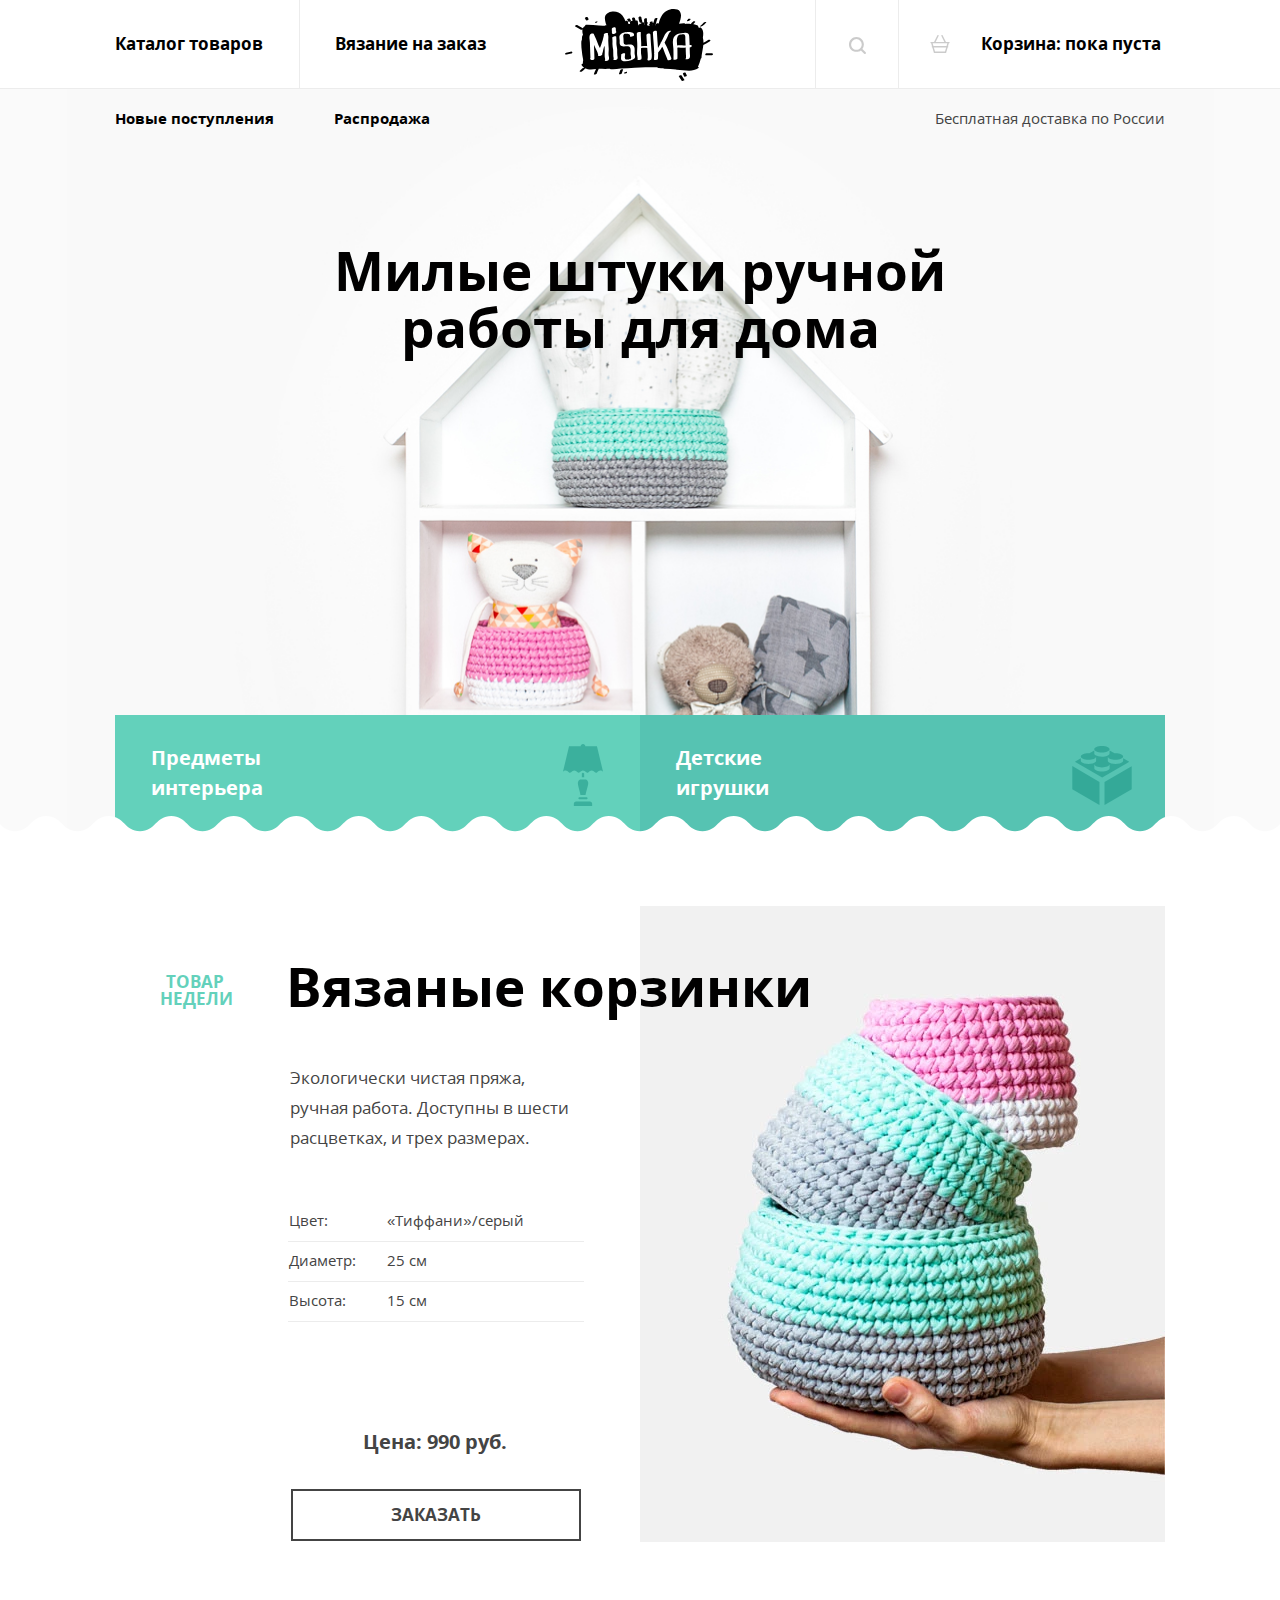
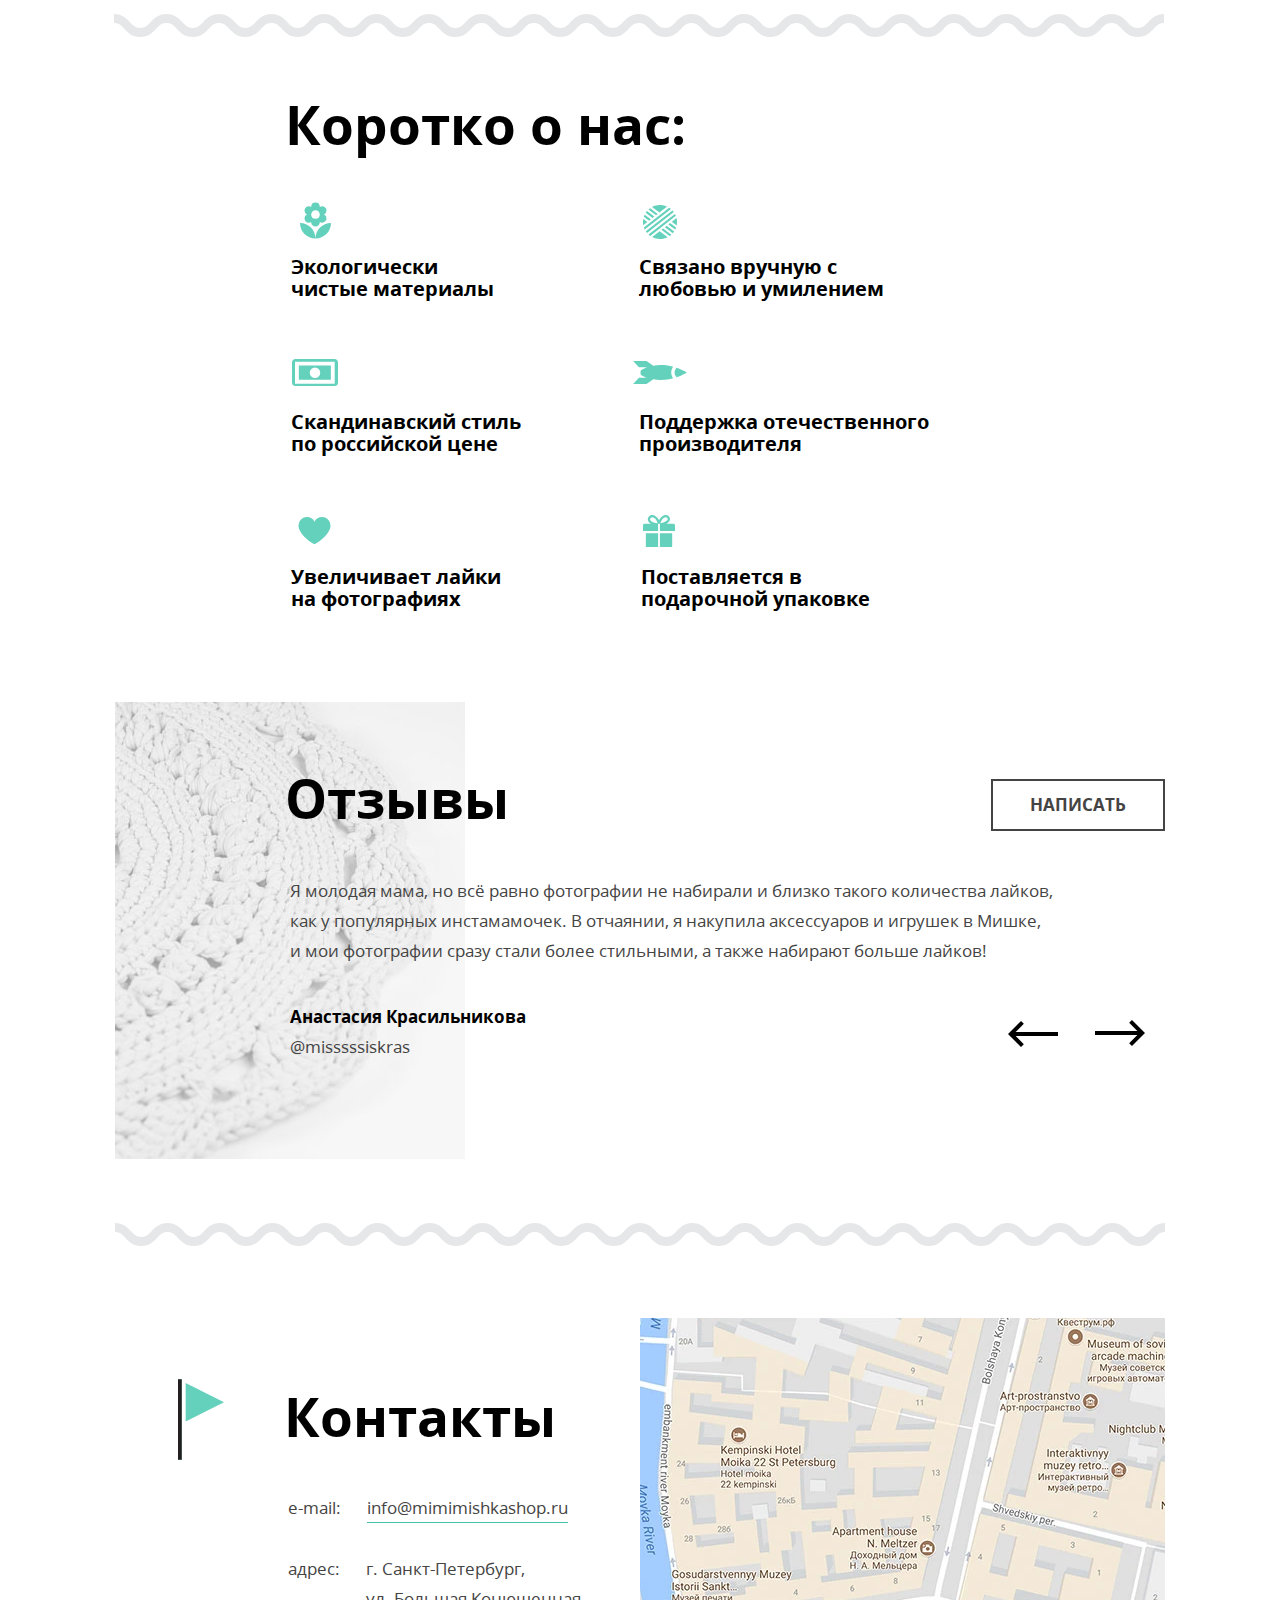
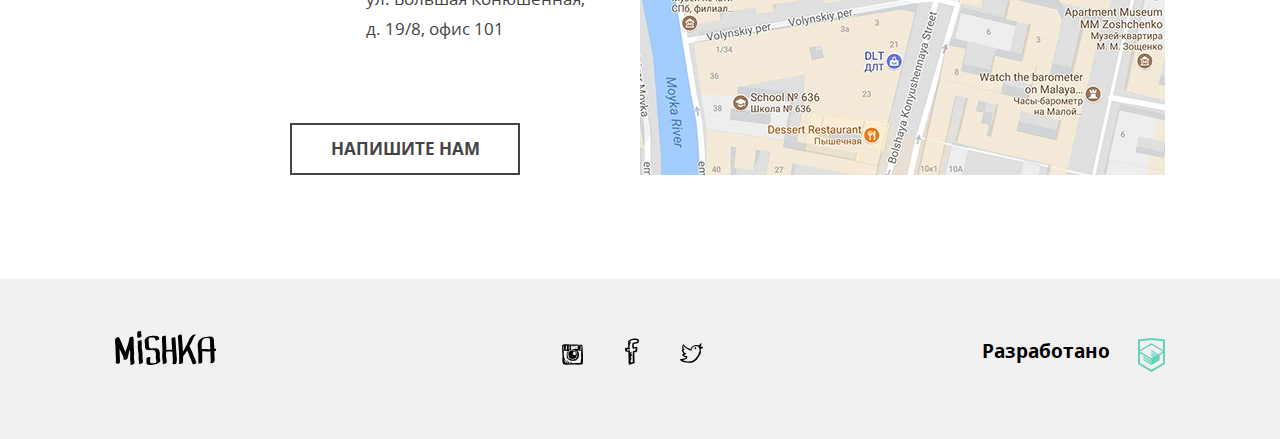
<file: index.html>
<!DOCTYPE html><html lang="ru"><head><meta charset="utf-8"><title>Мишка Главная страница</title><meta name="viewport" content="width=device-width,initial-scale=1"><link rel="preload" href="fonts/opensans.woff2" as="font" crossorigin="anonymous"><link rel="preload" href="fonts/opensansbold.woff2" as="font" crossorigin="anonymous"><link rel="stylesheet" href="css/style.min.css"><script>// Picture element HTML5 shiv
    document.createElement( "picture" );</script><script src="js/picturefill.min.js" async=""></script></head><body><div style="display: none"><svg xmlns="http://www.w3.org/2000/svg" xmlns:xlink="http://www.w3.org/1999/xlink"><symbol id="icon-cart" viewbox="264.205 370.961 20.294 18.849"><path d="M283.75 378.19h-3.151l-3.407-6.814a.75.75 0 1 0-1.341.671l3.071 6.143h-9.138l3.072-6.143a.75.75 0 0 0-1.341-.671l-3.407 6.814h-3.151a.75.75 0 0 0 0 1.5h.157l.855 2.991a.737.737 0 0 0-.316.595c0 .396.309.71.697.739l1.656 5.795h12.697l1.656-5.795a.745.745 0 0 0 .698-.739.738.738 0 0 0-.316-.596l.854-2.991h.157a.75.75 0 1 0-.002-1.499zm-4.181 10.121h-10.433l-1.224-4.284h12.881l-1.224 4.284zm1.653-5.785h-13.739l-.81-2.836h15.359l-.81 2.836z"></path></symbol><symbol id="icon-fb" viewbox="56.519 49.996 14.962 27.718"><path d="M68.181 55.188c1.026.029 1.993 0 2.681-.3.391-.818.556-1.854.619-2.989-.19-.015-.062-.337-.207-.399-.029-.202-.278-.195-.309-.398-.277-.165-.457-.422-.723-.598-.727-.162-1.44-.335-2.164-.499-.849.044-1.895-.103-2.58.1-2.619-.04-3.997 1.12-5.259 2.392-.023.078-.003.197-.105.199-.574 1.587-.125 3.621-.204 5.581.099.436.107.958.204 1.395-.998.296-2.212.387-3.402.499-.317.324-.178 1.089-.206 1.693.085.583.278 1.06.413 1.595.211.193.596.396.825.498.065.029.071.082.103.1.506.268 1.451.008 2.268.1-.136 1.978.256 3.915 0 5.68.007.327.295.382.208.798-.001.963-.067 1.99.208 2.69-.287.455-.497.982-.415 1.794.122.016.114.157.105.299-.075.47.643.175.515.698.162.456-.428.184-.413.498v.896c.53.285 1.462.182 2.268.199.908-.419 2.188-.479 2.785-1.196.459.235.916-.014 1.238-.199-.018-.315.273-.333.205-.698-.004-.328-.173-.496-.103-.896v-2.89c-.206-2.293-.048-4.938-.309-7.176.888-.105 1.917-.075 2.578-.398.357-.451.377-1.23.516-1.895.177-.226.221-.583.206-.996.19-.213.068-.729.104-1.096-.141-.595-.168-1.3-.825-1.39-.884-.235-2.043.595-2.991.299.049-1.134-.293-2.342 0-3.388.746-.181 1.446-.4 2.166-.602zm-3.818 4.783c.117.254.254.486.414.698.079.022.203.003.205.101a10.319 10.319 0 0 0 3.096-.299c0 .998-.271 1.733-.518 2.492-.662.045-1.467.3-1.958.198-.276.165-.372.506-.62.698-.049.441.142.495 0 .797-.201.137-.055.611-.205.796v1.496c.085.281-.146.258-.104.497v3.488c-.085.281.146.258.104.498v2.989c.063.271-.132.791.103.896-.07.364-.412-.021-.824.1-.528.122-.926.369-1.548.4.117-.353.32-.622.311-1.097.049-.381-.365-.312-.516-.49.193-.644.562-1.117.722-1.793.197-.515.714-1.298.31-1.794-.522-.105-.521.293-.826.398-.022.077-.002.196-.103.199-.023.077-.003.196-.103.199.01.12-.151.062 0 0 .022-.078.002-.197.103-.199.023-.077.002-.197.103-.199v-.299c.368-.575.67-1.214.826-1.993.191-.28.283-.656.412-.997.156-.262.34-.869.104-1.195-.517.033-.796.295-.93.697-.32-.189.161-.434.104-.697.138-.231.169-.566.309-.797.202-.413.564-1.304 0-1.596-.438-.023-.612.207-.723.498-.214.191-.43.383-.516.698-.373-.07-.143-.727-.206-1.097-.067-.52.122-.899 0-1.195-.56-.799-2.026-.105-3.197-.299-.108-.307-.222-.984-.104-1.195 1.045-.088 2.479.201 3.197-.199.024-.078.003-.197.104-.199.094-.723-.271-1-.515-1.396.232-.806.04-2.02.104-2.989.233-.141.328-.414.515-.598.112-.955.673-1.476.722-2.49-.273.001-.607-.055-.619.199-.302-.114-.382.479-.515.199-.112-.541.246-.626.309-.997.599-.418 1.212-.82 1.856-1.195 1.741-.244 4.648-.449 6.086.198.051.616-.287.854-.207 1.496h-1.546c-1.092.24-1.987.672-2.991.997-.24.066-.276.331-.516.398-.036.396-.225.646-.311.996-.079 1.431.133 2.589.102 3.978z"></path></symbol><symbol id="icon-feature-ball"><path d="M.286 14.069a17.244 17.244 0 0 0 .008 6.301l4.121-3.21-4.129-3.091zM24.403 1.585C19.62-.623 13.959-.559 9.149 1.992l7.513 5.625 7.741-6.032zm9.498 11.59l-4.811 3.748 4.936 3.695a17.248 17.248 0 0 0-.125-7.443zM9.209 32.414c4.844 2.534 10.724 2.65 15.73.113l-8.096-6.062-7.634 5.949zM7.914 14.433L1.681 9.767c-.32.669-.595 1.356-.825 2.056l5.308 3.974 1.75-1.364zm10.679 10.669l8.336 6.242a17.184 17.184 0 0 0 1.74-1.372l-8.326-6.234-1.75 1.364zm-7.18-13.395L4.002 6.158a17.073 17.073 0 0 0-1.269 1.723l6.931 5.189 1.749-1.363zm10.68 10.668l8.092 6.059c.471-.544.904-1.112 1.297-1.701l-7.639-5.721-1.75 1.363zM14.913 8.98L7.196 3.203a17.436 17.436 0 0 0-1.709 1.394l7.676 5.747 1.75-1.364zm10.679 10.669l6.972 5.221c.33-.662.615-1.341.855-2.033l-6.077-4.55-1.75 1.362zm.856-16.943L.88 22.626c.233.698.513 1.386.839 2.059l26.52-20.663a17.006 17.006 0 0 0-1.791-1.316zm4.295 3.918a17.418 17.418 0 0 0-.939-1.106L2.786 26.567a17.144 17.144 0 0 0 1.279 1.717l27.09-21.108c-.134-.186-.269-.37-.412-.552zm1.555 2.375L5.552 29.838c.544.501 1.114.962 1.708 1.382l25.962-20.228a17.158 17.158 0 0 0-.924-1.993z" fill="#63d1bb"></path></symbol><symbol id="icon-feature-flower" viewbox="8.014 4.35 31.972 37.301"><path fill="#63d1bb" d="M24 41.65c8.827 0 15.986-7.159 15.986-15.986C31.158 25.664 24 32.822 24 41.65zM12.641 20.78a4.442 4.442 0 0 0 4.44 4.441c.932 0 1.803-.294 2.513-.782l-.036.337c0 2.451 1.99 4.441 4.441 4.441s4.44-1.99 4.44-4.441l-.036-.337a4.396 4.396 0 0 0 2.514.782c2.451 0 4.44-1.99 4.44-4.441a4.418 4.418 0 0 0-2.54-3.997 4.434 4.434 0 0 0 2.54-3.997 4.441 4.441 0 0 0-6.954-3.659l.037-.337a4.441 4.441 0 0 0-8.881 0l.036.337a4.392 4.392 0 0 0-2.513-.781 4.442 4.442 0 0 0-4.44 4.44 4.42 4.42 0 0 0 2.54 3.997 4.42 4.42 0 0 0-2.541 3.997zM24 12.343a4.441 4.441 0 0 1 4.44 4.44 4.441 4.441 0 0 1-8.881 0c0-2.451 1.99-4.44 4.441-4.44zM8.014 25.664c0 8.827 7.158 15.986 15.986 15.986 0-8.828-7.158-15.986-15.986-15.986z"></path></symbol><symbol id="icon-feature-gift" viewbox="239.665 239.757 32.666 32.486"><path fill="#63d1bb" d="M242.56 272.243h12.504v-13.91H242.56v13.91zm28.182-23.62h-7.335c.521-.267.984-.549 1.396-.845 1.588-1.133 2.424-2.57 2.42-3.999.002-1.169-.556-2.202-1.359-2.901a4.585 4.585 0 0 0-3.016-1.121c-1.22-.001-2.352.421-3.32 1.069-1.459.979-2.606 2.451-3.424 4.067-.039.079-.078.157-.115.236a12.944 12.944 0 0 0-1.041-1.792c-.691-.985-1.523-1.86-2.497-2.511-.97-.646-2.103-1.069-3.322-1.069-1.213.004-2.323.514-3.155 1.295-.828.783-1.41 1.885-1.412 3.135-.002.73.211 1.494.649 2.188.552.872 1.424 1.628 2.633 2.248h-6.588c-.878 0-1.591.712-1.591 1.59v5.897h15.396v-7.488h1.873v7.488h15.396v-5.897a1.585 1.585 0 0 0-1.588-1.59m-22.362-2.339c-.622-.391-1-.785-1.22-1.135-.22-.354-.294-.662-.296-.963-.004-.504.248-1.042.691-1.461.437-.415 1.028-.667 1.562-.667h.013c.685 0 1.366.231 2.046.683 1.018.671 1.975 1.85 2.645 3.187.342.676.609 1.39.789 2.087-3.082-.321-5.078-1.002-6.23-1.731m10.537-1.627c.557-.797 1.21-1.466 1.887-1.916.68-.451 1.362-.683 2.047-.683h.006c.574 0 1.117.22 1.494.55.377.336.571.739.573 1.171-.004.512-.272 1.259-1.467 2.132-1.138.825-3.101 1.673-6.127 2.265a10.57 10.57 0 0 1 1.587-3.519m-1.98 27.586h12.506v-13.91h-12.506v13.91z"></path></symbol><symbol id="icon-feature-heart" viewbox="47.475 50.071 33.05 27.857"><path fill="#63d1bb" d="M80.525 58.808a8.736 8.736 0 0 0-8.736-8.736A8.727 8.727 0 0 0 64 54.865a8.727 8.727 0 0 0-7.789-4.793 8.736 8.736 0 0 0-8.736 8.736c0 9.127 14.657 19.121 16.525 19.121 1.869 0 16.525-9.95 16.525-19.121z"></path></symbol><symbol id="icon-feature-money" viewbox="46.212 56.834 46.575 27.332"><path fill="#63d1bb" d="M88.882 56.834H50.116a3.905 3.905 0 0 0-3.904 3.905V80.26a3.905 3.905 0 0 0 3.904 3.905h38.766a3.906 3.906 0 0 0 3.905-3.905V60.739a3.906 3.906 0 0 0-3.905-3.905zm-39.647 24.95V59.551h40.202v22.233H49.235z"></path><path fill="#63d1bb" d="M53.14 77.88h32.395V63.456H53.14V77.88zM69.5 65.354a5.315 5.315 0 1 1 0 10.63 5.315 5.315 0 0 1 0-10.63z"></path></symbol><symbol id="icon-feature-rocket" viewbox="612.532 500.386 54.156 23.183"><path d="M652.844 506.098c-3.647-.971-7.839-1.667-12.359-1.666a46.394 46.394 0 0 0-7.71.623l-6.784-4.668-13.456.005 5.811 6.184h8.447c-4.58 1.598-6.759 3.515-6.759 3.515l.002 3.777s2.313 1.912 6.931 3.518l-8.623-.005-5.811 6.188 13.455.002 6.816-4.692c2.261.398 4.822.647 7.681.648 4.522-.001 8.712-.697 12.36-1.667-1.176-1.775-1.915-3.743-1.918-5.877.003-2.141.738-4.112 1.917-5.885zm3.423 1.034c-1.284 1.605-1.969 3.25-1.965 4.84-.007 1.597.677 3.238 1.968 4.847 6.399-2.162 10.419-4.841 10.419-4.841s-4.019-2.68-10.422-4.846z" fill="#63d1bb"></path></symbol><symbol id="icon-flag" viewbox="-11.34 -28.346 46.68 81.691"><path fill="#63D1BB" d="M-3.561-24.455v38.9l38.9-19.451-38.9-19.449zm-7.779 77.801v-81.691h3.805v81.691h-3.805z"></path><path fill="#231F20" d="M-11.34-28.346h3.805v81.691h-3.805z"></path></symbol><symbol id="icon-insta" viewbox="53.115 53.19 21.769 21.334"><path d="M74.881 65.336c-.013-2.395-.344-4.788-.303-7.135a37.854 37.854 0 0 0-.152-2.278c-.105-.3-.111-.699-.152-1.062-.26-.17-.222-.64-.456-.835-.423-.233-1.201-.114-1.744-.22-.657-.026-1.254-.115-1.899-.153-1.936-.101-3.973-.076-5.996-.076-2.001 0-3.954-.145-5.695-.379h-2.202c-.097.004-.105.098-.227.076-.599.034-1.077.188-1.595.303-.21.119-.421.235-.683.304-.136.192-.513.145-.607.379-.186.212.185.451 0 .607v.911c.173.13.027.58.075.835v.987c-.017 1.281.134 2.397.076 3.72.467 2.762.374 6.537.076 9.413.155.579.363 1.105.455 1.746.256.479.335 1.133.683 1.52.502.206 1.233.186 1.898.229.383.098.667.293 1.14.3 2.843-.21 5.496-.154 8.427-.229 2.704.24 5.802.188 8.275-.228.195-.134.128-.529.228-.76-.056-.385.207-.449.228-.759.131-2.395.164-4.789.15-7.216zm-12.982-6.225c.757-.153 1.48-.341 2.429-.304.71.076 1.287.283 1.897.456.116.184-.243.547.153.684v.076c.059.017.149.002.151.076.445.035.794.167 1.063.379.45.055.536.476 1.138.3-.091.213-.084.524-.075.835.324 1.183.475 2.81.303 4.252-.164.163-.215.442-.303.683-.311.322-.481.785-.836 1.062-.095.236-.25.408-.454.533-.116.213-.206.452-.457.53-.298.163-.577.011-.834-.076-.446.162-.904.312-1.215.607-.816-.096-1.648-.175-2.43-.304-.242-.139-.487-.273-.835-.305a1.997 1.997 0 0 0-.836-.455c-.101-.127-.337-.118-.455-.229-.198-.029-.229-.227-.456-.229-.118-.412-.443-.618-.532-1.062-.226-.331-.308-.805-.455-1.215-.043-1.434.091-2.692.379-3.796.346-.591.779-1.094 1.138-1.67.249.021.365-.09.38-.304.306.053.434-.072.684-.075.257.008.269-.309.458-.449zm-1.67-2.733c-.117-.263-.066-.691-.075-1.062-.007-.285.278-.279.304-.532-.003-.074-.093-.059-.152-.076.126-.146.701-.097.834 0 .132.537-.354.455-.531.684.011.167.322.032.456.076.029.854-.059 1.496 0 2.202h-.456c-.007.234.229.226.456.228-.059.286.092.363.075.607-.226.153-.716.042-1.062.075-.103-.594.235-1.375.151-2.202zm-.683-1.594c.088-.013.134.016.151.076.179.253.01.683-.076.911-.173-.179-.026-.682-.075-.987zm.152 1.822c-.132-.069-.168-.237-.152-.456.132.071.167.238.152.456zm0 1.367c-.058.139-.082-.045-.076-.152.058-.139.081.045.076.152zm-.152.228c.175-.024.084.219.228.227-.009.193-.283.179-.38.077.039-.112.113-.193.152-.304zm-2.354-1.216c.006-.108.013-.214-.076-.228-.073-.733.13-1.415 0-1.973.25-.155.769-.042 1.139-.077v1.139c-.088.064-.203.101-.379.077-.054.28.324.131.379.304.008.853-.056 1.777.152 2.429-.565-.059-.906.107-1.442.076.097-.612-.019-1.435.531-1.594-.012-.141-.257-.047-.304-.153zm-.531 0c-.204.021-.217-.534-.077-.607.328.006.249.501.077.607zm-.152.988c.077-.312.034-.304.075-.683.228.013.26.77-.075.683zm.228-2.05c-.263.054-.273-.266-.153-.38.263-.053.272.267.153.38zm0-1.139c.033.159-.052.201-.076.304-.176.023-.084-.219-.229-.229.025-.102.191-.062.305-.075zm-.228 3.721c.148-.031.11.345-.076.227a.363.363 0 0 0 .076-.227zm-.684-3.721c.029.259-.438.32-.379 0h.379zm-.987.076c-.034.219-.326.179-.379.379-.214-.17.084-.468.379-.379zm-.455.759c.226-.205.451-.41.684-.607-.021-.123.071-.131.076-.228h.229c.102.381-.261.296-.305.531.021.122-.072.131-.075.227.02.335.121.588.075.988-.27.008-.276.28-.607.227.022-.428-.135-.674-.077-1.138zm.076 3.265V57.29c.195-.185.396-.364.607-.532.295.489.179 1.392.455 1.897-.275.157-.75.111-1.062.229zM72.68 69.968c-.109.954-.158 1.968-.379 2.809-2.89.123-6.02.005-8.883.153-.199.045-.273-.031-.229-.229-.253 0-.258.247-.531.229.201-.336.438-.898.151-1.291-.797.013-.797.821-1.138 1.291-.686-.053-1.137.127-1.823.075.18-.705.75-1.021.911-1.745-.395-.55-.989.138-1.214.455-.204.48-.557.81-.76 1.29H57.8c.238-.469.489-.926.759-1.366.171-.512.625-.741.683-1.367-.157-.28-.42-.029-.683 0-.123.182-.272.335-.38.531-.232.376-.501.714-.684 1.14-.181.208-.335.003-.53.227-.389.271-.581.736-.988.987-.174-.06.039-.356.153-.38.045-.181-.096-.55.075-.607.063-.366.212-.647.379-.91.119-.742.521-1.199.684-1.898-.559.099-.674.643-.988.987-.212.445-.542.772-.683 1.291-.174-.131-.028-.58-.076-.836.122-.586.298-1.119.38-1.746.133-.22.173-.535.228-.834.168-.209.046-.61-.077-.761-.226.027-.374.133-.455.304-.192-.032-.193.506-.304.304-.045-2.587-.451-4.812-.456-7.438.026-.331-.183-.424-.228-.685 1.629.028 3.121.091 4.783.229-.089.139-.199.257-.304.379-.144.07-.226.173-.378.304-.604 1.653-.975 3.984-.607 6.15.229.58.589 1.029.986 1.441.907.485 1.635 1.149 2.506 1.671 1.701.361 3.84.369 5.541 0 .236-.12.484-.226.685-.38 1.364-1.242 2.753-2.459 2.961-4.859v-1.367c-.197-1.598-.688-2.905-1.747-3.644.331-.22 1.099.043 1.67.076.223.013.447.014.684 0 .408-.024.928-.055 1.443 0 .144.187.113.544.228.76-.062 1.684-.192 3.3-.152 5.087.103.454.127.986.229 1.441-.091.973-.237 1.89-.457 2.732zm.379-11.16c-.639-.12-1.232-.284-1.897-.379.072-.333.799-.01.987-.228.385-.223.295-.92.304-1.51.032-.348.114-.644.076-1.063-.401-.951-1.783-.421-2.886-.455-.225.718-.47 1.8-.304 2.657.169.49 1.024.292 1.519.456-.14.332-.688.057-.987.076-.296-.083-.707-.052-.986-.151-2.285.078-4.284.004-6.529.151.117-1.248.063-2.465-.076-3.645h3.112c-.344.364-.912.507-1.29.835-.44.244-.861.505-1.139.911.249.134.535-.245.759-.379.355-.074.479-.381.835-.455.423-.438 1.096-.625 1.67-.912.378-.022.697.013.987.077 1.283.007 2.456.126 3.796.076.614.145 1.45.069 1.974.304.107.298.231.579.305.911.008.986-.149 1.816-.23 2.723zm-5.845-3.72c.11-.047-.009-.092 0 0zm0 0c-.529.154-1.019.348-1.367.682.484-.198 1.059-.306 1.367-.682zm1.062.607c.111-.047-.007-.091 0 0zm-1.746.911c.727-.158 1.181-.591 1.746-.911-.437.019-.592.32-.987.379-.215.217-.6.26-.759.532zm-.683-.835c-.111.047.007.092 0 0zm-.683.607c.11-.046-.008-.092 0 0zm-.075.076c.063.014.07-.03.075-.076-.064-.014-.072.03-.075.076zm-.077.076c.064.014.072-.03.077-.076-.067-.013-.072.029-.077.076zm-.834.608c.346-.134.613-.348.834-.607a2.018 2.018 0 0 0-.834.607zm2.276.987c.533-.049.749-.416 1.215-.531.284-.298.784-.381.987-.76-.56.023-.766.399-1.216.531-.284.297-.751.413-.986.76zm-2.276-.987c-.317-.074-.016.227 0 0zm-.533.379c.021.021.115-.037.076-.077-.021-.02-.116.038-.076.077zm2.809.608c-.11.047.007.091 0 0zm-1.14 1.821c-.223-.231-.676-.233-.986-.379-.697-.038-1.223.093-1.746.229-.304.151-.607.304-.91.454-.266.166-.444.417-.76.532-.205.225-.352.51-.684.607-.004.223-.173.281-.304.379-.089.115-.094.312-.227.381-.007.12.036.29-.076.303.108 1.512.291 2.948.683 4.177.287.623.975.846 1.442 1.29.589.297 1.328.444 2.126.531.277-.052.553-.105.911-.076a5.088 5.088 0 0 0 2.81-1.441c.1-.281.252-.508.455-.684-.254-.671.293-1.098.455-1.59.002-1.344-.201-2.48-.607-3.415-.256-.579-.92-.751-1.366-1.139-.059-.018-.15-.003-.151-.077-.269-.136-.733-.239-1.065-.082zm-3.415 4.327c-.113-.063-.109-.244-.152-.379.256-.078.118.237.152.379zm.076.305c.041-.117.079-.006.076.075-.04.118-.079.005-.076-.075zm.456-2.051c.015-.086.075-.042.075 0-.014.087-.075.043-.075 0zm1.67-2.125c-.203.258.041.576.077.836-.305-.039-.574-.887-.077-.836zm.379 3.948c-.04-.038.055-.097.076-.076.04.038-.054.097-.076.076zm.759 2.884c.034-.109.066.008.152 0-.018.097-.15.077-.152 0zm2.201-2.581c-.233-.057-.145.208-.379.152.069-.159.118-.338.229-.455.134.019.172.13.15.303zm-1.137-3.796c.211.119.441.217.606.381.085.219.243.363.38.529.058.778.179 1.492.151 2.354-.257.099-.438.271-.683.381-.78-.006-1.358-.212-1.897-.456-.171-.259-.355-.505-.532-.759v-1.062c.17-.185.319-.391.456-.607.228-.127.508-.201.454-.607-.038-.062-.078-.124-.075-.229.158.045.245.159.379.229.323.017.41-.2.761-.154z"></path></symbol><symbol id="icon-interior" viewbox="-259.404 -19.675 40.219 62.411"><path d="M-244.227 18.283c-.286.966-.245 2.191.027 3.639.494 2.635 1.687 6.041 2.358 9.67h5.062c.696-3.641 1.949-7.05 2.471-9.683.287-1.445.33-2.66.041-3.617-.275-.899-.89-1.618-2.021-2.303h-5.997c-1.075.679-1.674 1.391-1.941 2.294zm11.832 19.995h-13.799c-1.293 0-2.299.976-2.299 2.229v2.229h18.397v-2.229c0-1.253-1.006-2.229-2.299-2.229zm7.133-55.724h-11.732c0-1.244-1.015-2.229-2.3-2.229-1.283 0-2.3.985-2.3 2.229h-11.737l-6.073 25.517c.794-.461 1.589-.992 2.632-.992 1.359 0 2.243.818 2.924 1.375.682.557 1.162.849 1.447.849.292.001.769-.287 1.451-.836.681-.548 1.564-1.358 2.915-1.358 1.349 0 2.237.806 2.919 1.354.684.549 1.161.84 1.451.84.146 0 .338-.073.58-.214.242-.141.53-.353.872-.626.512-.411 1.139-.967 1.99-1.218.284-.085.593-.136.93-.136 1.347 0 2.238.805 2.92 1.354.683.548 1.159.84 1.451.84.287-.002.766-.296 1.445-.85.684-.554 1.571-1.367 2.925-1.367 1.356 0 2.239.817 2.919 1.371.342.276.631.489.872.631.24.143.431.214.575.214.288 0 .762-.293 1.442-.854.68-.559 1.567-1.384 2.929-1.384 1.044 0 1.839.533 2.632.997l-6.079-25.507zm-10.619 51.266h-6.864c-.657 0-1.15.479-1.15 1.115 0 .635.493 1.113 1.15 1.113h6.9c.655 0 1.15-.479 1.15-1.113 0-.636-.495-1.115-1.15-1.115h-.036zm-3.414-24.484c-.146 0-.338.074-.58.213-.157.094-.37.261-.57.41v3.731h2.299V9.959c-.505-.378-.908-.623-1.149-.623z"></path></symbol><symbol id="icon-left-arrow"><path d="M50 11.002H7.659l8.174-8.174L13.005 0 0 12.998l.003.003-.003.004 13.005 12.998 2.828-2.828-8.172-8.173H50z"></path></symbol><symbol id="icon-logo-footer"><path d="M19.135 21.495c-.083-2.683-.51-5.347-.475-8.035.028-2.174.389-4.41-.36-6.495.047-.237.096-.473.14-.711.193-1.045-3.271-.492-3.813.464-.343.28-.519.615-.375.957.037.086.069.174.102.261-.656 3.204-1.57 6.306-2.621 9.412-.402 1.188-.888 2.349-1.298 3.533-.582-1.104-1.169-2.194-1.643-3.377-1.374-3.433-2.612-6.902-4.287-10.206.19-1.528-3.204-1.368-3.873.032-.809 1.694-.705 3.403-.438 5.214.3 2.042.353 4.05.377 6.111.047 3.976.358 7.943.417 11.919-.354.395-.461.881-.091 1.375.162.216.361.382.571.549.904.724 3.5.107 3.496-1.271-.014-4.123-.312-8.238-.42-12.358a98.054 98.054 0 0 1-.024-1.21l.171.434c.64 1.604 1.31 3.163 2.185 4.654.868 1.478 1.303 3.064 1.803 4.677-.189.217-.303.462-.233.708-.039.18.07.292.251.36.639.548 1.841.274 2.509-.007a6.07 6.07 0 0 0 .826-.424c.345-.212.883-.679.729-1.159l-.087-.279c.47-1.27.709-2.589.965-3.93.272-1.428.782-2.78 1.295-4.133.052.619.106 1.238.156 1.855.204 2.554.033 5.072.007 7.626-.008.847.054 1.633.219 2.461.068.343.367 1.808.281 1.887-.611.564-.433 1.257.385 1.437.915.201 2.081-.105 2.77-.742 1.198-1.106.632-2.845.361-4.241-.452-2.342.095-4.964.022-7.348zm8.364.675c-.074-1.988-.765-3.862-.774-5.872-.011-2.305.181-4.593-.155-6.886-.106-.725-4.056.1-3.917 1.05.309 2.11.197 4.229.159 6.354-.037 2.044.468 3.898.73 5.904.269 2.054-.084 4.157.149 6.213.109.962.75 2.743.089 3.58-.42.532 1.469.342 1.553.326.769-.142 1.793-.392 2.304-1.038.653-.828.196-2.426.053-3.357-.316-2.059-.114-4.195-.191-6.274zm16.329-3.319c-2.062-2.784-5.889-.78-8.561-1.54-1.377-.392-1.395-2.271-1.392-3.396.004-1.426-.114-2.732-.273-4.146-.119-1.052-.024-2.121.746-2.904.142-.144.859-.336.81-.339a8.132 8.132 0 0 1 1.067-.093c1.549-.066 4.613.232 4.019 2.483-.266 1.01 3.596.431 3.877-.637 1.213-4.598-7.284-3.714-9.686-3.078-2.21.588-4.648 1.846-4.775 4.399-.061 1.219.273 2.379.325 3.587.061 1.39-.198 2.776.289 4.118 1.082 2.982 5.52 1.576 7.778 1.745 3.845.287 2.697 5.469 2.748 7.883.027 1.288 1.181 3.429.211 4.507-.595.662-1.982.699-2.792.768-.813.068-2.201.312-2.742-.461-.993-1.418.091-3.799-.121-5.425-.121-.924-4.066-.095-3.917 1.05.342 2.627-1.399 6.145 2.402 6.596 2.441.289 5.191-.161 7.5-.928 1.196-.396 2.307-.942 3.243-1.793 1.035-.941.694-2.348.417-3.547-.677-2.918.731-6.279-1.173-8.849zm17.327-.189c-.122-3.777-.69-7.513-.706-11.297-.008-1.971-3.963-1.305-3.957.343.015 3.608.497 7.167.682 10.764l.013.221c-1.949-.018-3.899.177-5.853.246.201-4.633-.611-9.227-.435-13.857.022-.582-3.874-.09-3.917 1.049-.171 4.475.587 8.915.453 13.392-.064 2.136-.245 4.264-.259 6.402-.007 1.095.171 2.183.329 3.263.146.999.484 2.331.182 3.318-.237.772 3.561.29 3.862-.694.544-1.778-.222-4.039-.405-5.839-.175-1.725-.039-3.499.083-5.248 2.03-.13 4.059-.297 6.08-.012.09 1.378.196 2.754.322 4.134a45.83 45.83 0 0 1 .196 3.475c.015 1.019.142 2.496-.221 3.461-.773 2.057 3.15 1.889 3.723.364.703-1.87.502-4.199.383-6.164-.148-2.443-.477-4.874-.555-7.321zm16.932 4.474c-.939-2.758-2.373-5.177-3.616-7.797 1.001-1.949 2.018-3.898 2.932-5.888.831-1.808 1.446-3.819 3.08-5.092.574-.447.55-.896-.255-.951-.875-.061-2.064.192-2.77.742-1.485 1.158-2.427 2.563-3.201 4.268a160.304 160.304 0 0 1-2.914 6.075l-.224.443c-.49.315-.785.762-.639 1.266-.792 1.563-1.6 3.117-2.499 4.61-.299-5.534-.955-11.061-1.15-16.6-.045-1.27-3.971-.479-3.917 1.049.243 6.868 1.219 13.719 1.286 20.587l-.047.051c-.301.308-.19.494.051.602a60.756 60.756 0 0 1-.209 5.254c-.472.745.463 1.139 1.084 1.139h.096c.739 0 2.626-.35 2.718-1.364.191-2.1.251-4.196.232-6.291 1.59-1.715 2.89-3.63 4.055-5.635.759 1.48 1.482 2.972 1.989 4.582.861 2.741 2.299 5.261 3.131 8.014.544 1.806 4.457.738 3.917-1.049-.829-2.753-2.204-5.297-3.13-8.015zm23.503-4.635c-.21-.832-1.372-.849-2.271-.77-.012-.335-.02-.671-.036-1.006-.125-2.661-.165-5.379-.392-8.032-.209-2.458-1.585-3.337-3.972-3.247-2.416.092-5.229.527-7.482 1.403-2.607 1.014-4.058 2.935-4.559 5.681-.549 3.014.24 6.219.373 9.246.154 3.503.066 7.014.062 10.519 0 .573 3.916.031 3.917-1.049.003-2.776.042-5.551 0-8.327a52.196 52.196 0 0 0-.102-2.444c1.369-.593 3.687.012 5.05.141 1.107.104 2.169-.166 3.244-.292.021 2.312.107 4.635.202 6.944.049 1.184.477 3.53-.354 4.511-.437.516 1.48.343 1.555.33.793-.146 1.761-.401 2.303-1.041.949-1.12.456-3.79.401-5.126-.078-1.91-.102-3.824-.141-5.737 1.154-.147 2.417-.854 2.202-1.704zm-14.618-.15c-.103-1.245-.217-2.49-.303-3.743-.16-2.331.117-5.583 2.29-6.999.58-.379 1.675-.315 2.354-.438.97-.176 1.956-.389 2.829.19 1.21.802.912 3.657.911 4.869-.003 2.005.207 4.001.31 6.003-.552.055-1.111.089-1.683.076-2.286-.053-4.544-.413-6.708.042zM24.108 6.7a3.157 3.157 0 0 0 1.477-.524l.256-.216c.52-.335.972-.827.728-1.361-.504-1.105-.423-2.231-.416-3.414.006-.958-.963-1.246-1.781-1.174-.723.063-2.168.581-2.175 1.52-.006.993-.071 2.016.109 2.992-.047.113-.074.239-.104.355-.055.212.016.42.142.59l.002.134.015.335a.901.901 0 0 0 .429.53c.388.233.878.275 1.318.233z"></path></symbol><symbol id="icon-logo-htmlacademy"><path d="M13.62.017L13.472 0 0 1.412v24.661l13.473 8.017 13.43-7.99.042-.025V1.412L13.62.017zm11.399 12.11L13.495 5.334l-.001-.104-.087.05-.088-.056v.109L1.925 12.118V3.147l11.548-1.212L25.02 3.147v8.98zm-11.614-5.34L24.923 13.5l-4.479 2.64-7.093-4.221-.014 1.415 5.904 3.513-.86.507-5.03-2.992-.014 1.415 3.827 2.275-.782.523-3.031-1.787-.014 1.413 1.853 1.091-1.8 1.081-11.356-6.751 11.371-6.835zm-11.48 8.34l11.411 6.791.016 1.044-7.942-4.728-.015 1.416 7.979 4.795.018 1.076-7.973-4.74-.013 1.414 8.021 4.822.046.025 8.143-4.872-.011-5.177 3.415-2.036v10.021L13.472 31.85 1.925 24.979v-9.852z"></path></symbol><symbol id="icon-mail"><path d="M28 5H4a4 4 0 0 0-4 4v13a4 4 0 0 0 4 4h24a4 4 0 0 0 4-4V9a4 4 0 0 0-4-4zM2 10.25l6.999 5.25L2 20.75v-10.5zM30 22c0 1.104-.898 2-2 2H4c-1.103 0-2-.896-2-2l7.832-5.875 4.368 3.277a3 3 0 0 0 3.599 0l4.369-3.277L30 22zm0-1.25l-7-5.25 7-5.25v10.5zm-12.801-2.148c-.35.263-.763.4-1.199.4s-.851-.139-1.2-.4L10.665 15.5l-.833-.625L2 9.001V9c0-1.103.897-2 2-2h24c1.102 0 2 .897 2 2l-12.801 9.602z"></path></symbol><symbol id="icon-map-pin"><path fill="#FFF" d="M56.334 9.228c-12.892-12.305-33.773-12.305-46.667 0-12.891 12.297-12.891 32.248 0 44.542 0 0 23.318 21.832 23.318 47.031 0-25.199 23.343-47.031 23.343-47.031 12.897-12.294 12.897-32.245.006-44.542z"></path><path fill="#6BC6B3" d="M47.036 45.522c-.636-3.277.13-6.947.027-10.284-.115-3.755-.713-7.485-.665-11.246.039-3.044.545-6.173-.503-9.091.065-.332.134-.662.195-.995.271-1.463-4.577-.689-5.338.649-.479.393-.726.861-.523 1.339.051.121.097.243.142.365-.917 4.485-2.197 8.827-3.668 13.174-.563 1.663-1.244 3.288-1.817 4.946-.814-1.545-1.638-3.071-2.3-4.728-1.922-4.805-3.656-9.661-6-14.285.266-2.14-4.484-1.916-5.421.044-1.132 2.371-.986 4.763-.613 7.299.42 2.858.494 5.668.528 8.554.066 5.566.502 11.119.584 16.684-.496.552-.646 1.233-.127 1.924.226.302.505.535.799.769 1.265 1.013 4.899.15 4.893-1.779-.02-5.771-.437-11.531-.589-17.299-.015-.565-.025-1.129-.034-1.694.08.203.159.406.24.607.896 2.245 1.833 4.427 3.059 6.514 1.214 2.068 1.824 4.289 2.523 6.547-.265.303-.423.647-.326.991-.055.251.099.409.352.504.894.766 2.578.383 3.513-.01a8.28 8.28 0 0 0 1.155-.593c.483-.297 1.236-.95 1.021-1.622a44.64 44.64 0 0 1-.121-.391c.657-1.776.992-3.625 1.352-5.5.381-2 1.095-3.892 1.812-5.786.073.867.149 1.732.219 2.597.285 3.575.046 7.099.011 10.674a16.22 16.22 0 0 0 .306 3.445c.096.479.514 2.53.394 2.642-.855.79-.606 1.759.539 2.011 1.279.281 2.912-.148 3.877-1.039 1.675-1.548.882-3.98.504-5.937z"></path></symbol><symbol id="icon-menu-close"><path fill="#231F20" d="M20.513 1.414L19.099 0l-8.843 8.842L1.414 0 0 1.414l8.842 8.842L0 19.098l1.414 1.414 8.842-8.842 8.843 8.842 1.414-1.414-8.842-8.842z"></path></symbol><symbol id="icon-menu-open"><path fill="#231F20" d="M0 0h19.958v2H0zm0 6h19.958v2H0zm0 6h19.958v2H0z"></path></symbol><symbol id="icon-phone"><path d="M17.321 24.333h-1.115c-4.904-.58-8.497-2.857-11.11-5.772C2.473 15.637.402 11.875 0 6.817V5.459c.091-.921.544-1.55 1.067-2.086.65-.666 1.63-1.522 2.522-1.553.659-.022 1.78.451 2.232 1.066.388.53.595 1.59.775 2.378.185.797.6 1.95.485 2.717-.176 1.196-1.764 1.703-2.231 2.572 1.551 3.721 4.089 6.456 7.472 8.345.847-.465 1.595-1.864 2.767-1.892.428-.012.972.209 1.406.34.477.143.891.326 1.311.484.705.266 1.957.621 2.378 1.213.433.61.681 1.608.581 2.231-.194 1.234-2.227 2.603-3.444 3.059zM12.529 1.528c5.949 0 10.771 4.822 10.771 10.771h1.529C24.829 5.507 19.323 0 12.529 0v1.528z"></path><path d="M12.529 9.327v1.552a1.42 1.42 0 0 1 1.421 1.42h1.553a2.973 2.973 0 0 0-2.974-2.972zm0-3.081a6.054 6.054 0 0 1 6.056 6.054h1.588a7.642 7.642 0 0 0-7.644-7.641v1.587z"></path></symbol><symbol id="icon-play" viewbox="247.3 382.56 100.678 76.891"><path fill="#63D1BB" d="M344.255 400.708s-.92-7.008-3.785-10.078c-3.632-4.041-7.674-4.066-9.541-4.297-13.326-1.023-33.303-1.023-33.303-1.023h-.051s-19.978 0-33.304 1.023c-1.867.23-5.908.256-9.54 4.297-2.84 3.096-3.786 10.078-3.786 10.078s-.896 8.211-.896 16.422v7.699c0 8.21.947 16.421.947 16.421s.921 7.009 3.785 10.078c3.632 4.041 8.364 3.913 10.487 4.349 7.622.767 32.356 1.022 32.356 1.022s20.003-.025 33.329-1.048c1.867-.23 5.908-.256 9.54-4.298 2.84-3.069 3.786-10.078 3.786-10.078s.946-8.21.946-16.421v-7.699c-.023-8.236-.97-16.447-.97-16.447z"></path><path fill="#FFF" d="M297.614 459.449h-.016c-1.015-.011-24.946-.266-32.604-1.037l-.14-.014-.137-.028c-.271-.056-.668-.107-1.126-.167-2.503-.328-7.159-.938-10.839-5.019-3.354-3.616-4.377-10.771-4.483-11.576l-.005-.043c-.039-.342-.965-8.463-.965-16.736v-7.699c0-8.266.875-16.378.912-16.72l.009-.071c.108-.802 1.155-7.928 4.474-11.557 3.996-4.439 8.531-4.899 10.712-5.121.192-.02.37-.037.529-.058l.126-.013c13.277-1.019 33.312-1.031 33.514-1.031h.051c.201 0 20.236.013 33.514 1.031l.126.013c.159.021.337.038.529.058 2.179.221 6.71.682 10.704 5.112 3.354 3.616 4.377 10.771 4.483 11.577l.005.043c.039.342.965 8.459.99 16.753v7.708c0 8.273-.926 16.395-.965 16.736l-.007.053c-.108.805-1.156 7.953-4.478 11.562-3.994 4.435-8.527 4.896-10.707 5.117-.193.02-.371.037-.53.057l-.126.013c-13.276 1.02-33.334 1.057-33.535 1.058l-.015-.001zm-31.944-6.497c7.477.729 31.216.989 31.968.997.657-.001 20.135-.049 33.047-1.036.178-.021.371-.041.58-.062 1.836-.186 4.608-.468 7.186-3.335l.026-.029c1.825-1.974 2.853-6.928 3.075-8.552.059-.514.926-8.358.926-16.08v-7.699c-.023-7.76-.896-15.627-.951-16.109-.32-2.382-1.434-6.789-3.066-8.539l-.035-.038c-2.577-2.868-5.351-3.149-7.186-3.336a34.367 34.367 0 0 1-.58-.062c-13.066-.998-32.834-1.011-33.033-1.011h-.051c-.198 0-19.967.013-33.033 1.011a33.29 33.29 0 0 1-.58.062c-1.835.187-4.607.468-7.186 3.336l-.019.021c-1.828 1.993-2.855 6.924-3.082 8.552-.062.591-.875 8.399-.875 16.089v7.699c0 7.749.871 15.598.926 16.083.32 2.381 1.433 6.789 3.066 8.539l.035.039c2.322 2.584 5.303 2.975 7.479 3.259.481.061.939.121 1.363.201z"></path><path fill="#FFF" d="M285.733 403.138v35.708l29.747-17.854z"></path></symbol><symbol id="icon-right-arrow"><path d="M0 11.002h42.341l-8.175-8.174L36.995 0 50 12.998l-.004.003.004.004-13.005 12.998-2.829-2.828 8.173-8.173H0z"></path></symbol><symbol id="icon-search" viewbox="-0.8 -0.8 17.6 17.6"><path d="M16.47 14.93l-3.415-3.415A7.67 7.67 0 0 0 14.6 6.899C14.6 2.646 11.153-.8 6.9-.8S-.8 2.646-.8 6.899s3.446 7.7 7.699 7.7c1.734 0 3.326-.58 4.613-1.546l3.417 3.416c.203.202.418.33.771.33a1.1 1.1 0 0 0 1.1-1.1c0-.24-.061-.499-.33-.769zM1.399 6.899a5.5 5.5 0 1 1 11 0c0 3.038-2.462 5.5-5.5 5.5s-5.5-2.461-5.5-5.5z"></path></symbol><symbol id="icon-tick"><path d="M32.666 1.414L31.252 0 11.338 19.914 1.414 9.989 0 11.403l9.924 9.925 1.414 1.414h.001l1.414-1.414h-.001z"></path></symbol><symbol id="icon-toy" viewbox="226.001 226.19 60 59.62"><path d="M226.001 269.871l27.438 15.934v-23.346l-27.438-15.94v23.352zm51.346-31.244v2.453c0 1.817-3.458 3.29-7.73 3.29-4.266 0-7.727-1.473-7.727-3.29v-4.059h.024c.26 1.714 3.604 3.073 7.702 3.073 4.272 0 7.729-1.474 7.729-3.285 0-1.819-3.457-3.289-7.729-3.289-.339 0-.675.01-1.002.03l-4.975-2.888v3.086c0 1.817-3.454 3.29-7.723 3.29-2.683 0-5.045-.583-6.433-1.467a3.928 3.928 0 0 0-.732-.586c-.363-.381-.565-.797-.565-1.236v-2.986l-4.807 2.792a21.384 21.384 0 0 0-1.054-.033c-4.267 0-7.727 1.469-7.727 3.289 0 1.811 3.46 3.285 7.727 3.285 4.099 0 7.446-1.358 7.705-3.073h.022v4.059c0 1.817-3.455 3.29-7.727 3.29-4.267 0-7.727-1.473-7.727-3.29v-2.42l-5.952 3.452 27.531 15.986 27.351-15.882-6.181-3.591zm-13.644 10.166c0 1.817-3.46 3.287-7.727 3.287-4.269 0-7.729-1.47-7.729-3.287v-4.059h.024c.26 1.715 3.603 3.076 7.705 3.076 4.101 0 7.443-1.361 7.705-3.076h.021v4.059h.001zm-5.145 13.873v23.144L286 269.871v-23.144l-27.442 15.939zm-2.641-29.904c4.269 0 7.723-1.47 7.723-3.286 0-1.814-3.454-3.287-7.723-3.287-4.27 0-7.729 1.472-7.729 3.287-.001 1.816 3.459 3.286 7.729 3.286"></path></symbol><symbol id="icon-twitter" viewbox="52.253 53.771 23.494 20.168"><path d="M75.706 57.855c-.227-.366-.909-.277-1.407-.371h-1.112c.142-.353.343-.646.52-.963.056-.438.254-.734.223-1.26.129-.167.176-.417.296-.593.104-.144.242-.477.074-.667-.051-.221-.295-.249-.593-.222a.515.515 0 0 0-.222.148c-.448.433-.778 1.014-1.261 1.408-.009.008-.062 0-.074 0-.087.005-.033.046-.075.074-.146.098-.257.152-.369.223-.284.176-.547.445-.891.519-.529-.211-1.156-.326-1.852-.37-1.157.102-2.303.215-3.038.741-.911.35-1.477 1.042-2.149 1.63-.049.32-.342.398-.37.741-.005.045-.012.088-.073.074.043.241-.051.345-.074.519-.001.133.199.431 0 .52-.822-.12-1.485-.63-2.149-.964-.718-.36-1.468-.604-2.074-1.111-.716-.322-1.26-.816-1.778-1.334-.208-.312-.542-.496-.667-.89-.379-.164-.175-.912-.741-.889-.315-.043-.345.199-.444.37-.07.227-.361.232-.371.519-.004.046-.011.088-.074.075-.17 1.089-.527 1.992-.519 3.26.129.415.35.738.593 1.038-.418.051-.716.222-.89.519-.06 1.073.378 1.647.742 2.297.134.384.352.685.593.963.017.229.206.288.296.445.019.105.123.125.149.223-.04.105.289.18.073.221-.413.131-1.016.07-1.259.371-.109.279-.109.833 0 1.111.034.237.282.262.296.519.499.417 1.082.747 1.631 1.112.574.166 1.211.271 1.852.37-.102.343-.338.551-.593.741-.78.381-1.849.474-2.742.74-.555.038-.956.23-1.556.223-.333.127-.854.075-1.112.223-.122.068-.102.096-.222.221-.134.412.111.74.444.89-.005.253.219.276.371.371.089.183.254.29.445.37.544.468 1.268.759 1.927 1.112.83.183 1.648.376 2.52.519.896.116 1.901.124 2.816.222h.963c.511.132 1.23.054 1.853.074.095-.102.322-.073.519-.074.522-.269 1.196-.385 1.631-.74.574-.241.989-.642 1.557-.89.866-.765 1.937-1.324 2.519-2.37.205-.189.351-.438.445-.74.265-.156.385-.454.593-.667.404-.41.706-.924 1.037-1.4.319-.496.576-1.054.89-1.556-.01-.405.306-.484.296-.89.193-.226.177-.662.371-.88-.033-.255.029-.415.074-.594.047-1.281-.047-2.422-.297-3.407.588-.155 1.181-.302 1.631-.593.52-.206.993-.603.808-1.281zm-3.408 4.076c-.153.859-.615 1.41-1.038 2.001.059.379-.104.538-.073.889a4.303 4.303 0 0 0-.371 1.037c-.203.267-.332.606-.519.89-.366.548-.777 1.051-1.186 1.557-.378.56-.912.965-1.334 1.481-.42.493-.942.885-1.407 1.334-.474.17-.89.396-1.26.667a5.06 5.06 0 0 0-.667.296c-.177.146-.499.145-.668.29-1.086.147-2.3.17-3.555.148-1.031-.105-2.115-.159-3.039-.371-.922-.189-1.511-.712-2.297-1.037.153-.242.634-.154.963-.222.031-.166.394-.003.444-.149.257.06.285-.109.52-.07.563-.201 1.23-.302 1.705-.593.282-.138.406-.434.667-.593.033-.189.104-.341.222-.444.047-.275.201-.441.148-.815.111-.21.299-.343.296-.667-.074-.147-.128-.316-.296-.371-.026-.196-.377-.067-.444-.222-.255.032-.416-.029-.593-.075-.154-.043-.487.092-.519-.073-.842-.023-1.3-.43-1.853-.74.431-.262 1.032-.353 1.333-.742.516-.076 1.058-.129 1.112-.666 0-.717-.771-.661-1.333-.815-.773-.66-1.194-1.672-1.779-2.52.238-.157.564-.226.741-.444.454.058.54-.251.667-.52.019-.488-.333-.605-.593-.815a3.49 3.49 0 0 1-.667-.74c-.003-.818-.021-1.652.074-2.372.063-.014.07.029.074.074.227.441.559.775.815 1.186.532.357.925.853 1.556 1.112.452.413 1.108.621 1.557 1.038.601.263 1.158.57 1.704.889.669.194 1.056.673 2.001.593.198-.098.394-.199.593-.297.258-.456-.059-1.079.147-1.63.255-.659.797-1.031 1.26-1.481.29-.155.555-.335.815-.519.347-.098.675-.216.964-.37a6.223 6.223 0 0 0 1.037-.148h1.26c.244.052.475.119.74.148.209.137.38.313.666.371.789.693 1.271 1.696 1.409 3.039-.122.484.053.873.001 1.481zm.296-5.632c-.129.34-.23.707-.593.815-.017-.105-.122-.125-.147-.222-.012-.209.209-.186.296-.296.162-.085.245-.248.444-.297-.007-.09.108-.046 0 0zm-5.484 3.038c.163.135.284.31.519.371.101.221.314.327.594.37.047-.15.346-.049.37-.222.174-.023.166-.229.296-.297-.018-.55-.129-1.006-.37-1.333-.758-.423-1.676.039-1.409 1.111z"></path></symbol><symbol id="icon-video"><path d="M26 15l6-4v16l-6-4v-8zm-2 0v8a4 4 0 0 1-4 4H4a4 4 0 0 1-4-4v-8a4 4 0 0 1 4-4h10a2 2 0 0 1 2-2V7H5a1 1 0 1 1 0-2h12a1 1 0 0 1 1 1v3a2 2 0 0 1 2 2 4 4 0 0 1 4 4zm-12 0H4v8h8v-8zm8 1a1 1 0 0 0-1-1h-4a1 1 0 1 0 0 2h4a1 1 0 0 0 1-1z" fill="#63d1bb"></path></symbol></svg></div><header class="page-header"><div class="page-header__wrapper"><nav class="main-nav main-nav__wrapper main-nav--closed main-nav--nojs"><div class="main-nav__logo-wrapper"><picture><source media="(min-width: 1150px)" srcset="img/logo-desktop.svg"><source media="(min-width: 768px)" srcset="img/logo-tablet.svg"><img class="main-nav__logo-image" src="img/logo-mobile.svg" width="86" height="35" alt="Мишка"></picture><button class="main-nav__toggle main-nav__toggle--closed" type="button">Открыть меню</button></div><ul class="main-nav__list main-nav__list--main"><li class="main-nav__list-item main-nav__list-item-main"><a class="main-nav__list-link" href="catalog.html">Каталог товаров</a></li><li class="main-nav__list-item main-nav__list-item--order"><a class="main-nav__list-link" href="form.html">Вязание на заказ</a></li></ul><ul class="main-nav__list main-nav__list--user"><li class="main-nav__list-item main-nav__list-item-search"><a class="main-nav__list-link main-nav__list-link--hidden" href="search.html">Поиск по сайту <svg class="main-nav__search-icon" width="17" height="17"><use xlink:href="#icon-search"></use></svg></a></li><li class="main-nav__list-item main-nav__list-item--cart"><a class="main-nav__list-link" href="cart.html">Корзина: пока пуста <svg class="main-nav__cart-icon" width="20" height="18"><use xlink:href="#icon-cart"></use></svg></a></li></ul><ul class="main-nav__list main-nav__list--sub"><li class="main-nav__list-item main-nav__list-item--new"><a class="main-nav__list-link" href="#">Новые поступления</a></li><li class="main-nav__list-item main-nav__list-item--sale"><a class="main-nav__list-link" href="#">Распродажа</a></li></ul><span class="main-nav__note">Бесплатная доставка по России</span></nav></div></header><main class="page-main"><h1 class="visually-hidden">Магазин игрушек ручной работы для дома</h1><section class="description"><div class="description__title-wrapper"><h2 class="description__title">Милые штуки ручной<br>работы для дома</h2></div><ul class="description__type-list"><li class="description__type description__type--interior"><a href="#"><span>Предметы интерьера</span> <svg class="description__type-interior-icon" width="40" height="62"><use xlink:href="#icon-interior"></use></svg></a></li><li class="description__type description__type--toys"><a href="#"><span>Детские игрушки</span> <svg class="description__type-toy-icon" width="60" height="59"><use xlink:href="#icon-toy"></use></svg></a></li></ul></section><section class="product-best"><div class="product-best__wrapper"><div class="product-best__header"><h2 class="product-best__title">Вязаные корзинки</h2><span class="product-best__product-week">Товар недели</span></div><div class="product-best__elements-wrapper"><p class="product-best__description">Экологически чистая пряжа, ручная работа. Доступны в шести расцветках, и трех размерах.</p><table class="product-best__specifications"><tbody><tr class="product-best__feature"><td class="product-best__options">Цвет:</td><td class="product-best__value">«Тиффани»/серый</td></tr><tr class="product-best__feature"><td class="product-best__options">Диаметр:</td><td class="product-best__value">25 см</td></tr><tr class="product-best__feature"><td class="product-best__options">Высота:</td><td class="product-best__value">15 см</td></tr></tbody></table><div class="product-best__photo"><picture><source type="image/webp" media="(min-width: 1150px)" srcset="img/triple-set-desktop@1x.webp, img/triple-set-desktop@2x.webp 2x"><source type="image/webp" media="(min-width: 768px)" srcset="img/triple-set-tablet@1x.webp, img/triple-set-tablet@2x.webp 2x"><source type="image/webp" srcset="img/triple-set-mobile@1x.webp, img/triple-set-mobile@2x.webp 2x"><source media="(min-width: 1150px)" srcset="img/triple-set-desktop@1x.jpg, img/triple-set-desktop@2x.jpg 2x"><source media="(min-width: 768px)" srcset="img/triple-set-tablet@1x.jpg, img/triple-set-tablet@2x.jpg 2x"><img class="product-best__image" src="img/triple-set-mobile@1x.jpg" srcset="img/triple-set-mobile@2x.jpg 2x" alt="Вязаные корзинки"></picture></div><span class="product-best__price">Цена: 990 руб.</span> <button class="product-best__order-button button open-modal" type="button">Заказать</button></div></div></section><section class="about"><div class="about__wrapper"><h2 class="about__title">Коротко о нас:</h2><ul class="about__list"><li class="about__item about__item--ecology">Экологически чистые материалы</li><li class="about__item about__item--scandinavian">Скандинавский стиль по российской цене</li><li class="about__item about__item--likes">Увеличивает лайки на фотографиях</li><li class="about__item about__item--handmade">Связано вручную с любовью и умилением</li><li class="about__item about__item--domestic">Поддержка отечественного производителя</li><li class="about__item about__item--pack">Поставляется в подарочной упаковке</li></ul></div></section><section class="reviews"><div class="reviews__wrapper"><h2 class="reviews__title">Отзывы</h2><blockquote class="reviews__item"><p class="reviews__text">Я молодая мама, но всё равно фотографии не набирали и близко такого количества лайков, как у популярных инстамамочек. В отчаянии, я накупила аксессуаров и игрушек в Мишке,<br>и мои фотографии сразу стали более стильными, а также набирают больше лайков!</p></blockquote><div class="reviews__author-name-wrapper"><cite class="reviews__author-name">Анастасия Красильникова</cite> <span class="reviews__insta-author">@misssssiskras</span></div><div class="reviews__toggles navigation-toggles"><button class="navigation-toggles navigation-toggles--prew" type="button" aria-label="Назад"><svg class="reviews__toggles-prev-icon" width="50" height="26"><use xlink:href="#icon-left-arrow"></use></svg></button> <button class="navigation-toggles navigation-toggles--next" type="button" aria-label="Вперед"><svg class="reviews__toggles-next-icon" width="50" height="26"><use xlink:href="#icon-right-arrow"></use></svg></button></div><a class="reviews__write-btn button" href="reviews.html">Написать</a></div></section><section class="contacts"><div class="contacts__wrapper"><div class="contacts__address-container"><h2 class="contacts__title">Контакты</h2><div class="contacts__main-info"><div class="contacts__e-mail"><span class="contacts__item contacts__item--name">e-mail:</span><p class="contacts__item contacts__item--value"><a class="contacts__e-mail-link" href="#"><span class="contacts__item-underline">info@mimimishkashop.ru</span></a></p></div><div class="contacts__address"><span class="contacts__item contacts__item--name">адрес:</span><p class="contacts__item contacts__item--value">г. Санкт-Петербург,<br>ул. Большая Конюшенная,<br>д. 19/8, офис 101</p></div></div></div><div class="contacts__map"><iframe src="https://www.google.com/maps/embed?pb=!1m18!1m12!1m3!1d1998.6036253003135!2d30.320858716224684!3d59.93871916905405!2m3!1f0!2f0!3f0!3m2!1i1024!2i768!4f13.1!3m3!1m2!1s0x4696310fca145cc1%3A0x42b32648d8238007!2z0JHQvtC70YzRiNCw0Y8g0JrQvtC90Y7RiNC10L3QvdCw0Y8g0YPQuy4sIDE5LzgsINCh0LDQvdC60YIt0J_QtdGC0LXRgNCx0YPRgNCzLCAxOTExODY!5e0!3m2!1sru!2sru!4v1555757261001!5m2!1sru!2sru" width="800" height="600" style="border:0" allowfullscreen="" aria-label="Адрес на карте"></iframe><picture><source type="image/webp" media="(min-width: 1150px)" srcset="img/map-desktop@1x.webp, img/map-desktop@2x.webp 2x"><source type="image/webp" media="(min-width: 768px)" srcset="img/map-tablet@1x.webp, img/map-tablet@2x.webp 2x"><source type="image/webp" srcset="img/map-mobile@1x.webp, img/map-mobile@2x.webp 2x"><source media="(min-width: 1150px)" srcset="img/map-desktop@1x.jpg, img/map-desktop@2x.jpg 2x"><source media="(min-width: 768px)" srcset="img/map-tablet@1x.jpg, img/map-tablet@2x.jpg 2x"><img class="contacts__map-image" src="img/map-mobile@1x.jpg" srcset="img/map-mobile@2x.jpg 2x" alt="Адрес на карте"></picture></div><div class="contacts__map-btn-wrapper"><a class="contacts__map-btn button" href="contacts.html">Напишите нам</a></div></div></section><footer class="page-footer"><div class="page-footer__wrapper"><section class="page-footer__logo"><h2 class="visually-hidden">Логотип Мишка</h2><svg class="page-footer__logo-img" width="101" height="34"><use xlink:href="#icon-logo-footer"></use></svg></section><section class="page-footer__social social"><h2 class="visually-hidden">Контакты в социальных сетях</h2><ul class="social__list"><li class="social__item"><a href="https://www.instagram.com/htmlacademy/" target="blank" aria-label="Мы в инстаграм"><svg class="social__link-insta-icon" width="21" height="21"><use xlink:href="#icon-insta"></use></svg></a></li><li class="social__item"><a href="https://ru-ru.facebook.com/htmlacademy/" target="blank" aria-label="Мы в Фейсбук"><svg class="social__link-fb-icon" width="14" height="27"><use xlink:href="#icon-fb"></use></svg></a></li><li class="social__item"><a href="https://twitter.com/htmlacademy_ru" target="blank" aria-label="Мы в Твиттер"><svg class="social__link-twitter-icon" width="23" height="20"><use xlink:href="#icon-twitter"></use></svg></a></li></ul></section><section class="page-footer__copyright copyright"><h2 class="visually-hidden">Авторские права</h2><b class="copyright__text">Разработано</b> <a class="copyright__link" href="https://htmlacademy.ru/intensive/adaptive" aria-label="HTML Academy"><svg class="copyright__link-academy" width="27" height="34"><use xlink:href="#icon-logo-htmlacademy"></use></svg></a></section></div></footer><section class="modal modal-basket"><div class="modal__wrapper"><div class="modal__header"><h2 class="modal__title">Добавить в корзину</h2></div><span class="modal__text">Выберите размер:</span><p class="modal__size"><button class="modal__size-element modal__size-element--active" type="button">S</button> <button class="modal__size-element" type="button">M</button> <button class="modal__size-element" type="button">L</button></p><div class="modal__basket-btn-wrapper"><button class="modal__basket-btn button" type="submit">Добавить</button></div></div></section></main><script src="js/script.min.js"></script></body></html>
</file>
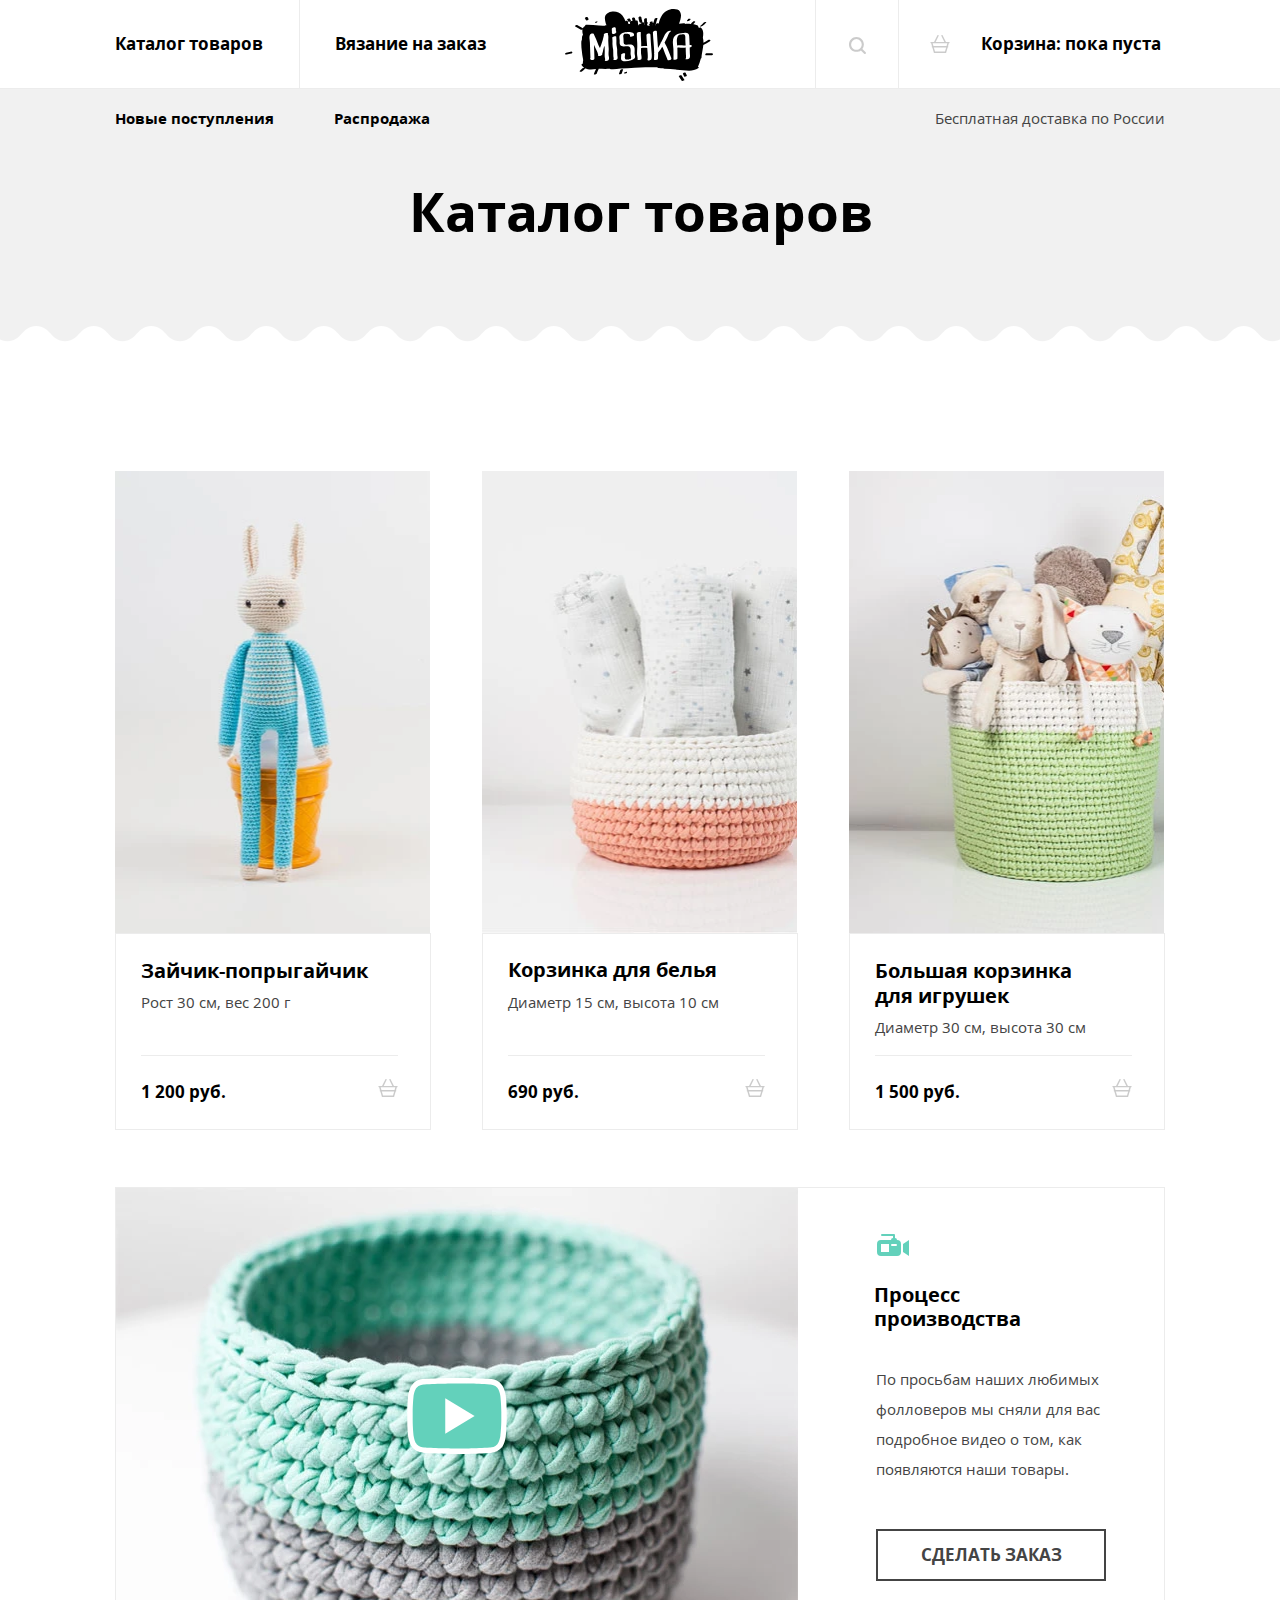
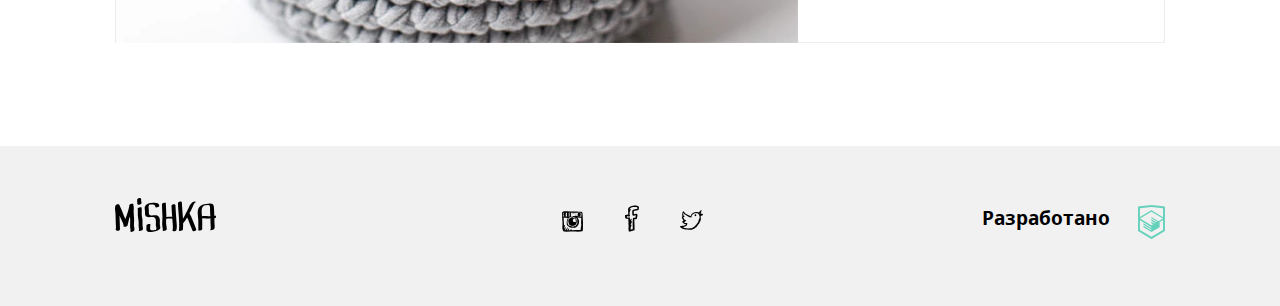
<file: catalog.html>
<!DOCTYPE html><html lang="ru"><head><meta charset="utf-8"><title>Каталог товаров</title><meta name="viewport" content="width=device-width,initial-scale=1"><link rel="preload" href="fonts/opensans.woff2" as="font" crossorigin="anonymous"><link rel="preload" href="fonts/opensansbold.woff2" as="font" crossorigin="anonymous"><link rel="stylesheet" href="css/style.min.css"><script>// Picture element HTML5 shiv
    document.createElement( "picture" );</script><script src="js/picturefill.min.js" async=""></script></head><body><div style="display: none"><svg xmlns="http://www.w3.org/2000/svg" xmlns:xlink="http://www.w3.org/1999/xlink"><symbol id="icon-cart" viewbox="264.205 370.961 20.294 18.849"><path d="M283.75 378.19h-3.151l-3.407-6.814a.75.75 0 1 0-1.341.671l3.071 6.143h-9.138l3.072-6.143a.75.75 0 0 0-1.341-.671l-3.407 6.814h-3.151a.75.75 0 0 0 0 1.5h.157l.855 2.991a.737.737 0 0 0-.316.595c0 .396.309.71.697.739l1.656 5.795h12.697l1.656-5.795a.745.745 0 0 0 .698-.739.738.738 0 0 0-.316-.596l.854-2.991h.157a.75.75 0 1 0-.002-1.499zm-4.181 10.121h-10.433l-1.224-4.284h12.881l-1.224 4.284zm1.653-5.785h-13.739l-.81-2.836h15.359l-.81 2.836z"></path></symbol><symbol id="icon-fb" viewbox="56.519 49.996 14.962 27.718"><path d="M68.181 55.188c1.026.029 1.993 0 2.681-.3.391-.818.556-1.854.619-2.989-.19-.015-.062-.337-.207-.399-.029-.202-.278-.195-.309-.398-.277-.165-.457-.422-.723-.598-.727-.162-1.44-.335-2.164-.499-.849.044-1.895-.103-2.58.1-2.619-.04-3.997 1.12-5.259 2.392-.023.078-.003.197-.105.199-.574 1.587-.125 3.621-.204 5.581.099.436.107.958.204 1.395-.998.296-2.212.387-3.402.499-.317.324-.178 1.089-.206 1.693.085.583.278 1.06.413 1.595.211.193.596.396.825.498.065.029.071.082.103.1.506.268 1.451.008 2.268.1-.136 1.978.256 3.915 0 5.68.007.327.295.382.208.798-.001.963-.067 1.99.208 2.69-.287.455-.497.982-.415 1.794.122.016.114.157.105.299-.075.47.643.175.515.698.162.456-.428.184-.413.498v.896c.53.285 1.462.182 2.268.199.908-.419 2.188-.479 2.785-1.196.459.235.916-.014 1.238-.199-.018-.315.273-.333.205-.698-.004-.328-.173-.496-.103-.896v-2.89c-.206-2.293-.048-4.938-.309-7.176.888-.105 1.917-.075 2.578-.398.357-.451.377-1.23.516-1.895.177-.226.221-.583.206-.996.19-.213.068-.729.104-1.096-.141-.595-.168-1.3-.825-1.39-.884-.235-2.043.595-2.991.299.049-1.134-.293-2.342 0-3.388.746-.181 1.446-.4 2.166-.602zm-3.818 4.783c.117.254.254.486.414.698.079.022.203.003.205.101a10.319 10.319 0 0 0 3.096-.299c0 .998-.271 1.733-.518 2.492-.662.045-1.467.3-1.958.198-.276.165-.372.506-.62.698-.049.441.142.495 0 .797-.201.137-.055.611-.205.796v1.496c.085.281-.146.258-.104.497v3.488c-.085.281.146.258.104.498v2.989c.063.271-.132.791.103.896-.07.364-.412-.021-.824.1-.528.122-.926.369-1.548.4.117-.353.32-.622.311-1.097.049-.381-.365-.312-.516-.49.193-.644.562-1.117.722-1.793.197-.515.714-1.298.31-1.794-.522-.105-.521.293-.826.398-.022.077-.002.196-.103.199-.023.077-.003.196-.103.199.01.12-.151.062 0 0 .022-.078.002-.197.103-.199.023-.077.002-.197.103-.199v-.299c.368-.575.67-1.214.826-1.993.191-.28.283-.656.412-.997.156-.262.34-.869.104-1.195-.517.033-.796.295-.93.697-.32-.189.161-.434.104-.697.138-.231.169-.566.309-.797.202-.413.564-1.304 0-1.596-.438-.023-.612.207-.723.498-.214.191-.43.383-.516.698-.373-.07-.143-.727-.206-1.097-.067-.52.122-.899 0-1.195-.56-.799-2.026-.105-3.197-.299-.108-.307-.222-.984-.104-1.195 1.045-.088 2.479.201 3.197-.199.024-.078.003-.197.104-.199.094-.723-.271-1-.515-1.396.232-.806.04-2.02.104-2.989.233-.141.328-.414.515-.598.112-.955.673-1.476.722-2.49-.273.001-.607-.055-.619.199-.302-.114-.382.479-.515.199-.112-.541.246-.626.309-.997.599-.418 1.212-.82 1.856-1.195 1.741-.244 4.648-.449 6.086.198.051.616-.287.854-.207 1.496h-1.546c-1.092.24-1.987.672-2.991.997-.24.066-.276.331-.516.398-.036.396-.225.646-.311.996-.079 1.431.133 2.589.102 3.978z"></path></symbol><symbol id="icon-feature-ball"><path d="M.286 14.069a17.244 17.244 0 0 0 .008 6.301l4.121-3.21-4.129-3.091zM24.403 1.585C19.62-.623 13.959-.559 9.149 1.992l7.513 5.625 7.741-6.032zm9.498 11.59l-4.811 3.748 4.936 3.695a17.248 17.248 0 0 0-.125-7.443zM9.209 32.414c4.844 2.534 10.724 2.65 15.73.113l-8.096-6.062-7.634 5.949zM7.914 14.433L1.681 9.767c-.32.669-.595 1.356-.825 2.056l5.308 3.974 1.75-1.364zm10.679 10.669l8.336 6.242a17.184 17.184 0 0 0 1.74-1.372l-8.326-6.234-1.75 1.364zm-7.18-13.395L4.002 6.158a17.073 17.073 0 0 0-1.269 1.723l6.931 5.189 1.749-1.363zm10.68 10.668l8.092 6.059c.471-.544.904-1.112 1.297-1.701l-7.639-5.721-1.75 1.363zM14.913 8.98L7.196 3.203a17.436 17.436 0 0 0-1.709 1.394l7.676 5.747 1.75-1.364zm10.679 10.669l6.972 5.221c.33-.662.615-1.341.855-2.033l-6.077-4.55-1.75 1.362zm.856-16.943L.88 22.626c.233.698.513 1.386.839 2.059l26.52-20.663a17.006 17.006 0 0 0-1.791-1.316zm4.295 3.918a17.418 17.418 0 0 0-.939-1.106L2.786 26.567a17.144 17.144 0 0 0 1.279 1.717l27.09-21.108c-.134-.186-.269-.37-.412-.552zm1.555 2.375L5.552 29.838c.544.501 1.114.962 1.708 1.382l25.962-20.228a17.158 17.158 0 0 0-.924-1.993z" fill="#63d1bb"></path></symbol><symbol id="icon-feature-flower" viewbox="8.014 4.35 31.972 37.301"><path fill="#63d1bb" d="M24 41.65c8.827 0 15.986-7.159 15.986-15.986C31.158 25.664 24 32.822 24 41.65zM12.641 20.78a4.442 4.442 0 0 0 4.44 4.441c.932 0 1.803-.294 2.513-.782l-.036.337c0 2.451 1.99 4.441 4.441 4.441s4.44-1.99 4.44-4.441l-.036-.337a4.396 4.396 0 0 0 2.514.782c2.451 0 4.44-1.99 4.44-4.441a4.418 4.418 0 0 0-2.54-3.997 4.434 4.434 0 0 0 2.54-3.997 4.441 4.441 0 0 0-6.954-3.659l.037-.337a4.441 4.441 0 0 0-8.881 0l.036.337a4.392 4.392 0 0 0-2.513-.781 4.442 4.442 0 0 0-4.44 4.44 4.42 4.42 0 0 0 2.54 3.997 4.42 4.42 0 0 0-2.541 3.997zM24 12.343a4.441 4.441 0 0 1 4.44 4.44 4.441 4.441 0 0 1-8.881 0c0-2.451 1.99-4.44 4.441-4.44zM8.014 25.664c0 8.827 7.158 15.986 15.986 15.986 0-8.828-7.158-15.986-15.986-15.986z"></path></symbol><symbol id="icon-feature-gift" viewbox="239.665 239.757 32.666 32.486"><path fill="#63d1bb" d="M242.56 272.243h12.504v-13.91H242.56v13.91zm28.182-23.62h-7.335c.521-.267.984-.549 1.396-.845 1.588-1.133 2.424-2.57 2.42-3.999.002-1.169-.556-2.202-1.359-2.901a4.585 4.585 0 0 0-3.016-1.121c-1.22-.001-2.352.421-3.32 1.069-1.459.979-2.606 2.451-3.424 4.067-.039.079-.078.157-.115.236a12.944 12.944 0 0 0-1.041-1.792c-.691-.985-1.523-1.86-2.497-2.511-.97-.646-2.103-1.069-3.322-1.069-1.213.004-2.323.514-3.155 1.295-.828.783-1.41 1.885-1.412 3.135-.002.73.211 1.494.649 2.188.552.872 1.424 1.628 2.633 2.248h-6.588c-.878 0-1.591.712-1.591 1.59v5.897h15.396v-7.488h1.873v7.488h15.396v-5.897a1.585 1.585 0 0 0-1.588-1.59m-22.362-2.339c-.622-.391-1-.785-1.22-1.135-.22-.354-.294-.662-.296-.963-.004-.504.248-1.042.691-1.461.437-.415 1.028-.667 1.562-.667h.013c.685 0 1.366.231 2.046.683 1.018.671 1.975 1.85 2.645 3.187.342.676.609 1.39.789 2.087-3.082-.321-5.078-1.002-6.23-1.731m10.537-1.627c.557-.797 1.21-1.466 1.887-1.916.68-.451 1.362-.683 2.047-.683h.006c.574 0 1.117.22 1.494.55.377.336.571.739.573 1.171-.004.512-.272 1.259-1.467 2.132-1.138.825-3.101 1.673-6.127 2.265a10.57 10.57 0 0 1 1.587-3.519m-1.98 27.586h12.506v-13.91h-12.506v13.91z"></path></symbol><symbol id="icon-feature-heart" viewbox="47.475 50.071 33.05 27.857"><path fill="#63d1bb" d="M80.525 58.808a8.736 8.736 0 0 0-8.736-8.736A8.727 8.727 0 0 0 64 54.865a8.727 8.727 0 0 0-7.789-4.793 8.736 8.736 0 0 0-8.736 8.736c0 9.127 14.657 19.121 16.525 19.121 1.869 0 16.525-9.95 16.525-19.121z"></path></symbol><symbol id="icon-feature-money" viewbox="46.212 56.834 46.575 27.332"><path fill="#63d1bb" d="M88.882 56.834H50.116a3.905 3.905 0 0 0-3.904 3.905V80.26a3.905 3.905 0 0 0 3.904 3.905h38.766a3.906 3.906 0 0 0 3.905-3.905V60.739a3.906 3.906 0 0 0-3.905-3.905zm-39.647 24.95V59.551h40.202v22.233H49.235z"></path><path fill="#63d1bb" d="M53.14 77.88h32.395V63.456H53.14V77.88zM69.5 65.354a5.315 5.315 0 1 1 0 10.63 5.315 5.315 0 0 1 0-10.63z"></path></symbol><symbol id="icon-feature-rocket" viewbox="612.532 500.386 54.156 23.183"><path d="M652.844 506.098c-3.647-.971-7.839-1.667-12.359-1.666a46.394 46.394 0 0 0-7.71.623l-6.784-4.668-13.456.005 5.811 6.184h8.447c-4.58 1.598-6.759 3.515-6.759 3.515l.002 3.777s2.313 1.912 6.931 3.518l-8.623-.005-5.811 6.188 13.455.002 6.816-4.692c2.261.398 4.822.647 7.681.648 4.522-.001 8.712-.697 12.36-1.667-1.176-1.775-1.915-3.743-1.918-5.877.003-2.141.738-4.112 1.917-5.885zm3.423 1.034c-1.284 1.605-1.969 3.25-1.965 4.84-.007 1.597.677 3.238 1.968 4.847 6.399-2.162 10.419-4.841 10.419-4.841s-4.019-2.68-10.422-4.846z" fill="#63d1bb"></path></symbol><symbol id="icon-flag" viewbox="-11.34 -28.346 46.68 81.691"><path fill="#63D1BB" d="M-3.561-24.455v38.9l38.9-19.451-38.9-19.449zm-7.779 77.801v-81.691h3.805v81.691h-3.805z"></path><path fill="#231F20" d="M-11.34-28.346h3.805v81.691h-3.805z"></path></symbol><symbol id="icon-insta" viewbox="53.115 53.19 21.769 21.334"><path d="M74.881 65.336c-.013-2.395-.344-4.788-.303-7.135a37.854 37.854 0 0 0-.152-2.278c-.105-.3-.111-.699-.152-1.062-.26-.17-.222-.64-.456-.835-.423-.233-1.201-.114-1.744-.22-.657-.026-1.254-.115-1.899-.153-1.936-.101-3.973-.076-5.996-.076-2.001 0-3.954-.145-5.695-.379h-2.202c-.097.004-.105.098-.227.076-.599.034-1.077.188-1.595.303-.21.119-.421.235-.683.304-.136.192-.513.145-.607.379-.186.212.185.451 0 .607v.911c.173.13.027.58.075.835v.987c-.017 1.281.134 2.397.076 3.72.467 2.762.374 6.537.076 9.413.155.579.363 1.105.455 1.746.256.479.335 1.133.683 1.52.502.206 1.233.186 1.898.229.383.098.667.293 1.14.3 2.843-.21 5.496-.154 8.427-.229 2.704.24 5.802.188 8.275-.228.195-.134.128-.529.228-.76-.056-.385.207-.449.228-.759.131-2.395.164-4.789.15-7.216zm-12.982-6.225c.757-.153 1.48-.341 2.429-.304.71.076 1.287.283 1.897.456.116.184-.243.547.153.684v.076c.059.017.149.002.151.076.445.035.794.167 1.063.379.45.055.536.476 1.138.3-.091.213-.084.524-.075.835.324 1.183.475 2.81.303 4.252-.164.163-.215.442-.303.683-.311.322-.481.785-.836 1.062-.095.236-.25.408-.454.533-.116.213-.206.452-.457.53-.298.163-.577.011-.834-.076-.446.162-.904.312-1.215.607-.816-.096-1.648-.175-2.43-.304-.242-.139-.487-.273-.835-.305a1.997 1.997 0 0 0-.836-.455c-.101-.127-.337-.118-.455-.229-.198-.029-.229-.227-.456-.229-.118-.412-.443-.618-.532-1.062-.226-.331-.308-.805-.455-1.215-.043-1.434.091-2.692.379-3.796.346-.591.779-1.094 1.138-1.67.249.021.365-.09.38-.304.306.053.434-.072.684-.075.257.008.269-.309.458-.449zm-1.67-2.733c-.117-.263-.066-.691-.075-1.062-.007-.285.278-.279.304-.532-.003-.074-.093-.059-.152-.076.126-.146.701-.097.834 0 .132.537-.354.455-.531.684.011.167.322.032.456.076.029.854-.059 1.496 0 2.202h-.456c-.007.234.229.226.456.228-.059.286.092.363.075.607-.226.153-.716.042-1.062.075-.103-.594.235-1.375.151-2.202zm-.683-1.594c.088-.013.134.016.151.076.179.253.01.683-.076.911-.173-.179-.026-.682-.075-.987zm.152 1.822c-.132-.069-.168-.237-.152-.456.132.071.167.238.152.456zm0 1.367c-.058.139-.082-.045-.076-.152.058-.139.081.045.076.152zm-.152.228c.175-.024.084.219.228.227-.009.193-.283.179-.38.077.039-.112.113-.193.152-.304zm-2.354-1.216c.006-.108.013-.214-.076-.228-.073-.733.13-1.415 0-1.973.25-.155.769-.042 1.139-.077v1.139c-.088.064-.203.101-.379.077-.054.28.324.131.379.304.008.853-.056 1.777.152 2.429-.565-.059-.906.107-1.442.076.097-.612-.019-1.435.531-1.594-.012-.141-.257-.047-.304-.153zm-.531 0c-.204.021-.217-.534-.077-.607.328.006.249.501.077.607zm-.152.988c.077-.312.034-.304.075-.683.228.013.26.77-.075.683zm.228-2.05c-.263.054-.273-.266-.153-.38.263-.053.272.267.153.38zm0-1.139c.033.159-.052.201-.076.304-.176.023-.084-.219-.229-.229.025-.102.191-.062.305-.075zm-.228 3.721c.148-.031.11.345-.076.227a.363.363 0 0 0 .076-.227zm-.684-3.721c.029.259-.438.32-.379 0h.379zm-.987.076c-.034.219-.326.179-.379.379-.214-.17.084-.468.379-.379zm-.455.759c.226-.205.451-.41.684-.607-.021-.123.071-.131.076-.228h.229c.102.381-.261.296-.305.531.021.122-.072.131-.075.227.02.335.121.588.075.988-.27.008-.276.28-.607.227.022-.428-.135-.674-.077-1.138zm.076 3.265V57.29c.195-.185.396-.364.607-.532.295.489.179 1.392.455 1.897-.275.157-.75.111-1.062.229zM72.68 69.968c-.109.954-.158 1.968-.379 2.809-2.89.123-6.02.005-8.883.153-.199.045-.273-.031-.229-.229-.253 0-.258.247-.531.229.201-.336.438-.898.151-1.291-.797.013-.797.821-1.138 1.291-.686-.053-1.137.127-1.823.075.18-.705.75-1.021.911-1.745-.395-.55-.989.138-1.214.455-.204.48-.557.81-.76 1.29H57.8c.238-.469.489-.926.759-1.366.171-.512.625-.741.683-1.367-.157-.28-.42-.029-.683 0-.123.182-.272.335-.38.531-.232.376-.501.714-.684 1.14-.181.208-.335.003-.53.227-.389.271-.581.736-.988.987-.174-.06.039-.356.153-.38.045-.181-.096-.55.075-.607.063-.366.212-.647.379-.91.119-.742.521-1.199.684-1.898-.559.099-.674.643-.988.987-.212.445-.542.772-.683 1.291-.174-.131-.028-.58-.076-.836.122-.586.298-1.119.38-1.746.133-.22.173-.535.228-.834.168-.209.046-.61-.077-.761-.226.027-.374.133-.455.304-.192-.032-.193.506-.304.304-.045-2.587-.451-4.812-.456-7.438.026-.331-.183-.424-.228-.685 1.629.028 3.121.091 4.783.229-.089.139-.199.257-.304.379-.144.07-.226.173-.378.304-.604 1.653-.975 3.984-.607 6.15.229.58.589 1.029.986 1.441.907.485 1.635 1.149 2.506 1.671 1.701.361 3.84.369 5.541 0 .236-.12.484-.226.685-.38 1.364-1.242 2.753-2.459 2.961-4.859v-1.367c-.197-1.598-.688-2.905-1.747-3.644.331-.22 1.099.043 1.67.076.223.013.447.014.684 0 .408-.024.928-.055 1.443 0 .144.187.113.544.228.76-.062 1.684-.192 3.3-.152 5.087.103.454.127.986.229 1.441-.091.973-.237 1.89-.457 2.732zm.379-11.16c-.639-.12-1.232-.284-1.897-.379.072-.333.799-.01.987-.228.385-.223.295-.92.304-1.51.032-.348.114-.644.076-1.063-.401-.951-1.783-.421-2.886-.455-.225.718-.47 1.8-.304 2.657.169.49 1.024.292 1.519.456-.14.332-.688.057-.987.076-.296-.083-.707-.052-.986-.151-2.285.078-4.284.004-6.529.151.117-1.248.063-2.465-.076-3.645h3.112c-.344.364-.912.507-1.29.835-.44.244-.861.505-1.139.911.249.134.535-.245.759-.379.355-.074.479-.381.835-.455.423-.438 1.096-.625 1.67-.912.378-.022.697.013.987.077 1.283.007 2.456.126 3.796.076.614.145 1.45.069 1.974.304.107.298.231.579.305.911.008.986-.149 1.816-.23 2.723zm-5.845-3.72c.11-.047-.009-.092 0 0zm0 0c-.529.154-1.019.348-1.367.682.484-.198 1.059-.306 1.367-.682zm1.062.607c.111-.047-.007-.091 0 0zm-1.746.911c.727-.158 1.181-.591 1.746-.911-.437.019-.592.32-.987.379-.215.217-.6.26-.759.532zm-.683-.835c-.111.047.007.092 0 0zm-.683.607c.11-.046-.008-.092 0 0zm-.075.076c.063.014.07-.03.075-.076-.064-.014-.072.03-.075.076zm-.077.076c.064.014.072-.03.077-.076-.067-.013-.072.029-.077.076zm-.834.608c.346-.134.613-.348.834-.607a2.018 2.018 0 0 0-.834.607zm2.276.987c.533-.049.749-.416 1.215-.531.284-.298.784-.381.987-.76-.56.023-.766.399-1.216.531-.284.297-.751.413-.986.76zm-2.276-.987c-.317-.074-.016.227 0 0zm-.533.379c.021.021.115-.037.076-.077-.021-.02-.116.038-.076.077zm2.809.608c-.11.047.007.091 0 0zm-1.14 1.821c-.223-.231-.676-.233-.986-.379-.697-.038-1.223.093-1.746.229-.304.151-.607.304-.91.454-.266.166-.444.417-.76.532-.205.225-.352.51-.684.607-.004.223-.173.281-.304.379-.089.115-.094.312-.227.381-.007.12.036.29-.076.303.108 1.512.291 2.948.683 4.177.287.623.975.846 1.442 1.29.589.297 1.328.444 2.126.531.277-.052.553-.105.911-.076a5.088 5.088 0 0 0 2.81-1.441c.1-.281.252-.508.455-.684-.254-.671.293-1.098.455-1.59.002-1.344-.201-2.48-.607-3.415-.256-.579-.92-.751-1.366-1.139-.059-.018-.15-.003-.151-.077-.269-.136-.733-.239-1.065-.082zm-3.415 4.327c-.113-.063-.109-.244-.152-.379.256-.078.118.237.152.379zm.076.305c.041-.117.079-.006.076.075-.04.118-.079.005-.076-.075zm.456-2.051c.015-.086.075-.042.075 0-.014.087-.075.043-.075 0zm1.67-2.125c-.203.258.041.576.077.836-.305-.039-.574-.887-.077-.836zm.379 3.948c-.04-.038.055-.097.076-.076.04.038-.054.097-.076.076zm.759 2.884c.034-.109.066.008.152 0-.018.097-.15.077-.152 0zm2.201-2.581c-.233-.057-.145.208-.379.152.069-.159.118-.338.229-.455.134.019.172.13.15.303zm-1.137-3.796c.211.119.441.217.606.381.085.219.243.363.38.529.058.778.179 1.492.151 2.354-.257.099-.438.271-.683.381-.78-.006-1.358-.212-1.897-.456-.171-.259-.355-.505-.532-.759v-1.062c.17-.185.319-.391.456-.607.228-.127.508-.201.454-.607-.038-.062-.078-.124-.075-.229.158.045.245.159.379.229.323.017.41-.2.761-.154z"></path></symbol><symbol id="icon-interior" viewbox="-259.404 -19.675 40.219 62.411"><path d="M-244.227 18.283c-.286.966-.245 2.191.027 3.639.494 2.635 1.687 6.041 2.358 9.67h5.062c.696-3.641 1.949-7.05 2.471-9.683.287-1.445.33-2.66.041-3.617-.275-.899-.89-1.618-2.021-2.303h-5.997c-1.075.679-1.674 1.391-1.941 2.294zm11.832 19.995h-13.799c-1.293 0-2.299.976-2.299 2.229v2.229h18.397v-2.229c0-1.253-1.006-2.229-2.299-2.229zm7.133-55.724h-11.732c0-1.244-1.015-2.229-2.3-2.229-1.283 0-2.3.985-2.3 2.229h-11.737l-6.073 25.517c.794-.461 1.589-.992 2.632-.992 1.359 0 2.243.818 2.924 1.375.682.557 1.162.849 1.447.849.292.001.769-.287 1.451-.836.681-.548 1.564-1.358 2.915-1.358 1.349 0 2.237.806 2.919 1.354.684.549 1.161.84 1.451.84.146 0 .338-.073.58-.214.242-.141.53-.353.872-.626.512-.411 1.139-.967 1.99-1.218.284-.085.593-.136.93-.136 1.347 0 2.238.805 2.92 1.354.683.548 1.159.84 1.451.84.287-.002.766-.296 1.445-.85.684-.554 1.571-1.367 2.925-1.367 1.356 0 2.239.817 2.919 1.371.342.276.631.489.872.631.24.143.431.214.575.214.288 0 .762-.293 1.442-.854.68-.559 1.567-1.384 2.929-1.384 1.044 0 1.839.533 2.632.997l-6.079-25.507zm-10.619 51.266h-6.864c-.657 0-1.15.479-1.15 1.115 0 .635.493 1.113 1.15 1.113h6.9c.655 0 1.15-.479 1.15-1.113 0-.636-.495-1.115-1.15-1.115h-.036zm-3.414-24.484c-.146 0-.338.074-.58.213-.157.094-.37.261-.57.41v3.731h2.299V9.959c-.505-.378-.908-.623-1.149-.623z"></path></symbol><symbol id="icon-left-arrow"><path d="M50 11.002H7.659l8.174-8.174L13.005 0 0 12.998l.003.003-.003.004 13.005 12.998 2.828-2.828-8.172-8.173H50z"></path></symbol><symbol id="icon-logo-footer"><path d="M19.135 21.495c-.083-2.683-.51-5.347-.475-8.035.028-2.174.389-4.41-.36-6.495.047-.237.096-.473.14-.711.193-1.045-3.271-.492-3.813.464-.343.28-.519.615-.375.957.037.086.069.174.102.261-.656 3.204-1.57 6.306-2.621 9.412-.402 1.188-.888 2.349-1.298 3.533-.582-1.104-1.169-2.194-1.643-3.377-1.374-3.433-2.612-6.902-4.287-10.206.19-1.528-3.204-1.368-3.873.032-.809 1.694-.705 3.403-.438 5.214.3 2.042.353 4.05.377 6.111.047 3.976.358 7.943.417 11.919-.354.395-.461.881-.091 1.375.162.216.361.382.571.549.904.724 3.5.107 3.496-1.271-.014-4.123-.312-8.238-.42-12.358a98.054 98.054 0 0 1-.024-1.21l.171.434c.64 1.604 1.31 3.163 2.185 4.654.868 1.478 1.303 3.064 1.803 4.677-.189.217-.303.462-.233.708-.039.18.07.292.251.36.639.548 1.841.274 2.509-.007a6.07 6.07 0 0 0 .826-.424c.345-.212.883-.679.729-1.159l-.087-.279c.47-1.27.709-2.589.965-3.93.272-1.428.782-2.78 1.295-4.133.052.619.106 1.238.156 1.855.204 2.554.033 5.072.007 7.626-.008.847.054 1.633.219 2.461.068.343.367 1.808.281 1.887-.611.564-.433 1.257.385 1.437.915.201 2.081-.105 2.77-.742 1.198-1.106.632-2.845.361-4.241-.452-2.342.095-4.964.022-7.348zm8.364.675c-.074-1.988-.765-3.862-.774-5.872-.011-2.305.181-4.593-.155-6.886-.106-.725-4.056.1-3.917 1.05.309 2.11.197 4.229.159 6.354-.037 2.044.468 3.898.73 5.904.269 2.054-.084 4.157.149 6.213.109.962.75 2.743.089 3.58-.42.532 1.469.342 1.553.326.769-.142 1.793-.392 2.304-1.038.653-.828.196-2.426.053-3.357-.316-2.059-.114-4.195-.191-6.274zm16.329-3.319c-2.062-2.784-5.889-.78-8.561-1.54-1.377-.392-1.395-2.271-1.392-3.396.004-1.426-.114-2.732-.273-4.146-.119-1.052-.024-2.121.746-2.904.142-.144.859-.336.81-.339a8.132 8.132 0 0 1 1.067-.093c1.549-.066 4.613.232 4.019 2.483-.266 1.01 3.596.431 3.877-.637 1.213-4.598-7.284-3.714-9.686-3.078-2.21.588-4.648 1.846-4.775 4.399-.061 1.219.273 2.379.325 3.587.061 1.39-.198 2.776.289 4.118 1.082 2.982 5.52 1.576 7.778 1.745 3.845.287 2.697 5.469 2.748 7.883.027 1.288 1.181 3.429.211 4.507-.595.662-1.982.699-2.792.768-.813.068-2.201.312-2.742-.461-.993-1.418.091-3.799-.121-5.425-.121-.924-4.066-.095-3.917 1.05.342 2.627-1.399 6.145 2.402 6.596 2.441.289 5.191-.161 7.5-.928 1.196-.396 2.307-.942 3.243-1.793 1.035-.941.694-2.348.417-3.547-.677-2.918.731-6.279-1.173-8.849zm17.327-.189c-.122-3.777-.69-7.513-.706-11.297-.008-1.971-3.963-1.305-3.957.343.015 3.608.497 7.167.682 10.764l.013.221c-1.949-.018-3.899.177-5.853.246.201-4.633-.611-9.227-.435-13.857.022-.582-3.874-.09-3.917 1.049-.171 4.475.587 8.915.453 13.392-.064 2.136-.245 4.264-.259 6.402-.007 1.095.171 2.183.329 3.263.146.999.484 2.331.182 3.318-.237.772 3.561.29 3.862-.694.544-1.778-.222-4.039-.405-5.839-.175-1.725-.039-3.499.083-5.248 2.03-.13 4.059-.297 6.08-.012.09 1.378.196 2.754.322 4.134a45.83 45.83 0 0 1 .196 3.475c.015 1.019.142 2.496-.221 3.461-.773 2.057 3.15 1.889 3.723.364.703-1.87.502-4.199.383-6.164-.148-2.443-.477-4.874-.555-7.321zm16.932 4.474c-.939-2.758-2.373-5.177-3.616-7.797 1.001-1.949 2.018-3.898 2.932-5.888.831-1.808 1.446-3.819 3.08-5.092.574-.447.55-.896-.255-.951-.875-.061-2.064.192-2.77.742-1.485 1.158-2.427 2.563-3.201 4.268a160.304 160.304 0 0 1-2.914 6.075l-.224.443c-.49.315-.785.762-.639 1.266-.792 1.563-1.6 3.117-2.499 4.61-.299-5.534-.955-11.061-1.15-16.6-.045-1.27-3.971-.479-3.917 1.049.243 6.868 1.219 13.719 1.286 20.587l-.047.051c-.301.308-.19.494.051.602a60.756 60.756 0 0 1-.209 5.254c-.472.745.463 1.139 1.084 1.139h.096c.739 0 2.626-.35 2.718-1.364.191-2.1.251-4.196.232-6.291 1.59-1.715 2.89-3.63 4.055-5.635.759 1.48 1.482 2.972 1.989 4.582.861 2.741 2.299 5.261 3.131 8.014.544 1.806 4.457.738 3.917-1.049-.829-2.753-2.204-5.297-3.13-8.015zm23.503-4.635c-.21-.832-1.372-.849-2.271-.77-.012-.335-.02-.671-.036-1.006-.125-2.661-.165-5.379-.392-8.032-.209-2.458-1.585-3.337-3.972-3.247-2.416.092-5.229.527-7.482 1.403-2.607 1.014-4.058 2.935-4.559 5.681-.549 3.014.24 6.219.373 9.246.154 3.503.066 7.014.062 10.519 0 .573 3.916.031 3.917-1.049.003-2.776.042-5.551 0-8.327a52.196 52.196 0 0 0-.102-2.444c1.369-.593 3.687.012 5.05.141 1.107.104 2.169-.166 3.244-.292.021 2.312.107 4.635.202 6.944.049 1.184.477 3.53-.354 4.511-.437.516 1.48.343 1.555.33.793-.146 1.761-.401 2.303-1.041.949-1.12.456-3.79.401-5.126-.078-1.91-.102-3.824-.141-5.737 1.154-.147 2.417-.854 2.202-1.704zm-14.618-.15c-.103-1.245-.217-2.49-.303-3.743-.16-2.331.117-5.583 2.29-6.999.58-.379 1.675-.315 2.354-.438.97-.176 1.956-.389 2.829.19 1.21.802.912 3.657.911 4.869-.003 2.005.207 4.001.31 6.003-.552.055-1.111.089-1.683.076-2.286-.053-4.544-.413-6.708.042zM24.108 6.7a3.157 3.157 0 0 0 1.477-.524l.256-.216c.52-.335.972-.827.728-1.361-.504-1.105-.423-2.231-.416-3.414.006-.958-.963-1.246-1.781-1.174-.723.063-2.168.581-2.175 1.52-.006.993-.071 2.016.109 2.992-.047.113-.074.239-.104.355-.055.212.016.42.142.59l.002.134.015.335a.901.901 0 0 0 .429.53c.388.233.878.275 1.318.233z"></path></symbol><symbol id="icon-logo-htmlacademy"><path d="M13.62.017L13.472 0 0 1.412v24.661l13.473 8.017 13.43-7.99.042-.025V1.412L13.62.017zm11.399 12.11L13.495 5.334l-.001-.104-.087.05-.088-.056v.109L1.925 12.118V3.147l11.548-1.212L25.02 3.147v8.98zm-11.614-5.34L24.923 13.5l-4.479 2.64-7.093-4.221-.014 1.415 5.904 3.513-.86.507-5.03-2.992-.014 1.415 3.827 2.275-.782.523-3.031-1.787-.014 1.413 1.853 1.091-1.8 1.081-11.356-6.751 11.371-6.835zm-11.48 8.34l11.411 6.791.016 1.044-7.942-4.728-.015 1.416 7.979 4.795.018 1.076-7.973-4.74-.013 1.414 8.021 4.822.046.025 8.143-4.872-.011-5.177 3.415-2.036v10.021L13.472 31.85 1.925 24.979v-9.852z"></path></symbol><symbol id="icon-mail"><path d="M28 5H4a4 4 0 0 0-4 4v13a4 4 0 0 0 4 4h24a4 4 0 0 0 4-4V9a4 4 0 0 0-4-4zM2 10.25l6.999 5.25L2 20.75v-10.5zM30 22c0 1.104-.898 2-2 2H4c-1.103 0-2-.896-2-2l7.832-5.875 4.368 3.277a3 3 0 0 0 3.599 0l4.369-3.277L30 22zm0-1.25l-7-5.25 7-5.25v10.5zm-12.801-2.148c-.35.263-.763.4-1.199.4s-.851-.139-1.2-.4L10.665 15.5l-.833-.625L2 9.001V9c0-1.103.897-2 2-2h24c1.102 0 2 .897 2 2l-12.801 9.602z"></path></symbol><symbol id="icon-map-pin"><path fill="#FFF" d="M56.334 9.228c-12.892-12.305-33.773-12.305-46.667 0-12.891 12.297-12.891 32.248 0 44.542 0 0 23.318 21.832 23.318 47.031 0-25.199 23.343-47.031 23.343-47.031 12.897-12.294 12.897-32.245.006-44.542z"></path><path fill="#6BC6B3" d="M47.036 45.522c-.636-3.277.13-6.947.027-10.284-.115-3.755-.713-7.485-.665-11.246.039-3.044.545-6.173-.503-9.091.065-.332.134-.662.195-.995.271-1.463-4.577-.689-5.338.649-.479.393-.726.861-.523 1.339.051.121.097.243.142.365-.917 4.485-2.197 8.827-3.668 13.174-.563 1.663-1.244 3.288-1.817 4.946-.814-1.545-1.638-3.071-2.3-4.728-1.922-4.805-3.656-9.661-6-14.285.266-2.14-4.484-1.916-5.421.044-1.132 2.371-.986 4.763-.613 7.299.42 2.858.494 5.668.528 8.554.066 5.566.502 11.119.584 16.684-.496.552-.646 1.233-.127 1.924.226.302.505.535.799.769 1.265 1.013 4.899.15 4.893-1.779-.02-5.771-.437-11.531-.589-17.299-.015-.565-.025-1.129-.034-1.694.08.203.159.406.24.607.896 2.245 1.833 4.427 3.059 6.514 1.214 2.068 1.824 4.289 2.523 6.547-.265.303-.423.647-.326.991-.055.251.099.409.352.504.894.766 2.578.383 3.513-.01a8.28 8.28 0 0 0 1.155-.593c.483-.297 1.236-.95 1.021-1.622a44.64 44.64 0 0 1-.121-.391c.657-1.776.992-3.625 1.352-5.5.381-2 1.095-3.892 1.812-5.786.073.867.149 1.732.219 2.597.285 3.575.046 7.099.011 10.674a16.22 16.22 0 0 0 .306 3.445c.096.479.514 2.53.394 2.642-.855.79-.606 1.759.539 2.011 1.279.281 2.912-.148 3.877-1.039 1.675-1.548.882-3.98.504-5.937z"></path></symbol><symbol id="icon-menu-close"><path fill="#231F20" d="M20.513 1.414L19.099 0l-8.843 8.842L1.414 0 0 1.414l8.842 8.842L0 19.098l1.414 1.414 8.842-8.842 8.843 8.842 1.414-1.414-8.842-8.842z"></path></symbol><symbol id="icon-menu-open"><path fill="#231F20" d="M0 0h19.958v2H0zm0 6h19.958v2H0zm0 6h19.958v2H0z"></path></symbol><symbol id="icon-phone"><path d="M17.321 24.333h-1.115c-4.904-.58-8.497-2.857-11.11-5.772C2.473 15.637.402 11.875 0 6.817V5.459c.091-.921.544-1.55 1.067-2.086.65-.666 1.63-1.522 2.522-1.553.659-.022 1.78.451 2.232 1.066.388.53.595 1.59.775 2.378.185.797.6 1.95.485 2.717-.176 1.196-1.764 1.703-2.231 2.572 1.551 3.721 4.089 6.456 7.472 8.345.847-.465 1.595-1.864 2.767-1.892.428-.012.972.209 1.406.34.477.143.891.326 1.311.484.705.266 1.957.621 2.378 1.213.433.61.681 1.608.581 2.231-.194 1.234-2.227 2.603-3.444 3.059zM12.529 1.528c5.949 0 10.771 4.822 10.771 10.771h1.529C24.829 5.507 19.323 0 12.529 0v1.528z"></path><path d="M12.529 9.327v1.552a1.42 1.42 0 0 1 1.421 1.42h1.553a2.973 2.973 0 0 0-2.974-2.972zm0-3.081a6.054 6.054 0 0 1 6.056 6.054h1.588a7.642 7.642 0 0 0-7.644-7.641v1.587z"></path></symbol><symbol id="icon-play" viewbox="247.3 382.56 100.678 76.891"><path fill="#63D1BB" d="M344.255 400.708s-.92-7.008-3.785-10.078c-3.632-4.041-7.674-4.066-9.541-4.297-13.326-1.023-33.303-1.023-33.303-1.023h-.051s-19.978 0-33.304 1.023c-1.867.23-5.908.256-9.54 4.297-2.84 3.096-3.786 10.078-3.786 10.078s-.896 8.211-.896 16.422v7.699c0 8.21.947 16.421.947 16.421s.921 7.009 3.785 10.078c3.632 4.041 8.364 3.913 10.487 4.349 7.622.767 32.356 1.022 32.356 1.022s20.003-.025 33.329-1.048c1.867-.23 5.908-.256 9.54-4.298 2.84-3.069 3.786-10.078 3.786-10.078s.946-8.21.946-16.421v-7.699c-.023-8.236-.97-16.447-.97-16.447z"></path><path fill="#FFF" d="M297.614 459.449h-.016c-1.015-.011-24.946-.266-32.604-1.037l-.14-.014-.137-.028c-.271-.056-.668-.107-1.126-.167-2.503-.328-7.159-.938-10.839-5.019-3.354-3.616-4.377-10.771-4.483-11.576l-.005-.043c-.039-.342-.965-8.463-.965-16.736v-7.699c0-8.266.875-16.378.912-16.72l.009-.071c.108-.802 1.155-7.928 4.474-11.557 3.996-4.439 8.531-4.899 10.712-5.121.192-.02.37-.037.529-.058l.126-.013c13.277-1.019 33.312-1.031 33.514-1.031h.051c.201 0 20.236.013 33.514 1.031l.126.013c.159.021.337.038.529.058 2.179.221 6.71.682 10.704 5.112 3.354 3.616 4.377 10.771 4.483 11.577l.005.043c.039.342.965 8.459.99 16.753v7.708c0 8.273-.926 16.395-.965 16.736l-.007.053c-.108.805-1.156 7.953-4.478 11.562-3.994 4.435-8.527 4.896-10.707 5.117-.193.02-.371.037-.53.057l-.126.013c-13.276 1.02-33.334 1.057-33.535 1.058l-.015-.001zm-31.944-6.497c7.477.729 31.216.989 31.968.997.657-.001 20.135-.049 33.047-1.036.178-.021.371-.041.58-.062 1.836-.186 4.608-.468 7.186-3.335l.026-.029c1.825-1.974 2.853-6.928 3.075-8.552.059-.514.926-8.358.926-16.08v-7.699c-.023-7.76-.896-15.627-.951-16.109-.32-2.382-1.434-6.789-3.066-8.539l-.035-.038c-2.577-2.868-5.351-3.149-7.186-3.336a34.367 34.367 0 0 1-.58-.062c-13.066-.998-32.834-1.011-33.033-1.011h-.051c-.198 0-19.967.013-33.033 1.011a33.29 33.29 0 0 1-.58.062c-1.835.187-4.607.468-7.186 3.336l-.019.021c-1.828 1.993-2.855 6.924-3.082 8.552-.062.591-.875 8.399-.875 16.089v7.699c0 7.749.871 15.598.926 16.083.32 2.381 1.433 6.789 3.066 8.539l.035.039c2.322 2.584 5.303 2.975 7.479 3.259.481.061.939.121 1.363.201z"></path><path fill="#FFF" d="M285.733 403.138v35.708l29.747-17.854z"></path></symbol><symbol id="icon-right-arrow"><path d="M0 11.002h42.341l-8.175-8.174L36.995 0 50 12.998l-.004.003.004.004-13.005 12.998-2.829-2.828 8.173-8.173H0z"></path></symbol><symbol id="icon-search" viewbox="-0.8 -0.8 17.6 17.6"><path d="M16.47 14.93l-3.415-3.415A7.67 7.67 0 0 0 14.6 6.899C14.6 2.646 11.153-.8 6.9-.8S-.8 2.646-.8 6.899s3.446 7.7 7.699 7.7c1.734 0 3.326-.58 4.613-1.546l3.417 3.416c.203.202.418.33.771.33a1.1 1.1 0 0 0 1.1-1.1c0-.24-.061-.499-.33-.769zM1.399 6.899a5.5 5.5 0 1 1 11 0c0 3.038-2.462 5.5-5.5 5.5s-5.5-2.461-5.5-5.5z"></path></symbol><symbol id="icon-tick"><path d="M32.666 1.414L31.252 0 11.338 19.914 1.414 9.989 0 11.403l9.924 9.925 1.414 1.414h.001l1.414-1.414h-.001z"></path></symbol><symbol id="icon-toy" viewbox="226.001 226.19 60 59.62"><path d="M226.001 269.871l27.438 15.934v-23.346l-27.438-15.94v23.352zm51.346-31.244v2.453c0 1.817-3.458 3.29-7.73 3.29-4.266 0-7.727-1.473-7.727-3.29v-4.059h.024c.26 1.714 3.604 3.073 7.702 3.073 4.272 0 7.729-1.474 7.729-3.285 0-1.819-3.457-3.289-7.729-3.289-.339 0-.675.01-1.002.03l-4.975-2.888v3.086c0 1.817-3.454 3.29-7.723 3.29-2.683 0-5.045-.583-6.433-1.467a3.928 3.928 0 0 0-.732-.586c-.363-.381-.565-.797-.565-1.236v-2.986l-4.807 2.792a21.384 21.384 0 0 0-1.054-.033c-4.267 0-7.727 1.469-7.727 3.289 0 1.811 3.46 3.285 7.727 3.285 4.099 0 7.446-1.358 7.705-3.073h.022v4.059c0 1.817-3.455 3.29-7.727 3.29-4.267 0-7.727-1.473-7.727-3.29v-2.42l-5.952 3.452 27.531 15.986 27.351-15.882-6.181-3.591zm-13.644 10.166c0 1.817-3.46 3.287-7.727 3.287-4.269 0-7.729-1.47-7.729-3.287v-4.059h.024c.26 1.715 3.603 3.076 7.705 3.076 4.101 0 7.443-1.361 7.705-3.076h.021v4.059h.001zm-5.145 13.873v23.144L286 269.871v-23.144l-27.442 15.939zm-2.641-29.904c4.269 0 7.723-1.47 7.723-3.286 0-1.814-3.454-3.287-7.723-3.287-4.27 0-7.729 1.472-7.729 3.287-.001 1.816 3.459 3.286 7.729 3.286"></path></symbol><symbol id="icon-twitter" viewbox="52.253 53.771 23.494 20.168"><path d="M75.706 57.855c-.227-.366-.909-.277-1.407-.371h-1.112c.142-.353.343-.646.52-.963.056-.438.254-.734.223-1.26.129-.167.176-.417.296-.593.104-.144.242-.477.074-.667-.051-.221-.295-.249-.593-.222a.515.515 0 0 0-.222.148c-.448.433-.778 1.014-1.261 1.408-.009.008-.062 0-.074 0-.087.005-.033.046-.075.074-.146.098-.257.152-.369.223-.284.176-.547.445-.891.519-.529-.211-1.156-.326-1.852-.37-1.157.102-2.303.215-3.038.741-.911.35-1.477 1.042-2.149 1.63-.049.32-.342.398-.37.741-.005.045-.012.088-.073.074.043.241-.051.345-.074.519-.001.133.199.431 0 .52-.822-.12-1.485-.63-2.149-.964-.718-.36-1.468-.604-2.074-1.111-.716-.322-1.26-.816-1.778-1.334-.208-.312-.542-.496-.667-.89-.379-.164-.175-.912-.741-.889-.315-.043-.345.199-.444.37-.07.227-.361.232-.371.519-.004.046-.011.088-.074.075-.17 1.089-.527 1.992-.519 3.26.129.415.35.738.593 1.038-.418.051-.716.222-.89.519-.06 1.073.378 1.647.742 2.297.134.384.352.685.593.963.017.229.206.288.296.445.019.105.123.125.149.223-.04.105.289.18.073.221-.413.131-1.016.07-1.259.371-.109.279-.109.833 0 1.111.034.237.282.262.296.519.499.417 1.082.747 1.631 1.112.574.166 1.211.271 1.852.37-.102.343-.338.551-.593.741-.78.381-1.849.474-2.742.74-.555.038-.956.23-1.556.223-.333.127-.854.075-1.112.223-.122.068-.102.096-.222.221-.134.412.111.74.444.89-.005.253.219.276.371.371.089.183.254.29.445.37.544.468 1.268.759 1.927 1.112.83.183 1.648.376 2.52.519.896.116 1.901.124 2.816.222h.963c.511.132 1.23.054 1.853.074.095-.102.322-.073.519-.074.522-.269 1.196-.385 1.631-.74.574-.241.989-.642 1.557-.89.866-.765 1.937-1.324 2.519-2.37.205-.189.351-.438.445-.74.265-.156.385-.454.593-.667.404-.41.706-.924 1.037-1.4.319-.496.576-1.054.89-1.556-.01-.405.306-.484.296-.89.193-.226.177-.662.371-.88-.033-.255.029-.415.074-.594.047-1.281-.047-2.422-.297-3.407.588-.155 1.181-.302 1.631-.593.52-.206.993-.603.808-1.281zm-3.408 4.076c-.153.859-.615 1.41-1.038 2.001.059.379-.104.538-.073.889a4.303 4.303 0 0 0-.371 1.037c-.203.267-.332.606-.519.89-.366.548-.777 1.051-1.186 1.557-.378.56-.912.965-1.334 1.481-.42.493-.942.885-1.407 1.334-.474.17-.89.396-1.26.667a5.06 5.06 0 0 0-.667.296c-.177.146-.499.145-.668.29-1.086.147-2.3.17-3.555.148-1.031-.105-2.115-.159-3.039-.371-.922-.189-1.511-.712-2.297-1.037.153-.242.634-.154.963-.222.031-.166.394-.003.444-.149.257.06.285-.109.52-.07.563-.201 1.23-.302 1.705-.593.282-.138.406-.434.667-.593.033-.189.104-.341.222-.444.047-.275.201-.441.148-.815.111-.21.299-.343.296-.667-.074-.147-.128-.316-.296-.371-.026-.196-.377-.067-.444-.222-.255.032-.416-.029-.593-.075-.154-.043-.487.092-.519-.073-.842-.023-1.3-.43-1.853-.74.431-.262 1.032-.353 1.333-.742.516-.076 1.058-.129 1.112-.666 0-.717-.771-.661-1.333-.815-.773-.66-1.194-1.672-1.779-2.52.238-.157.564-.226.741-.444.454.058.54-.251.667-.52.019-.488-.333-.605-.593-.815a3.49 3.49 0 0 1-.667-.74c-.003-.818-.021-1.652.074-2.372.063-.014.07.029.074.074.227.441.559.775.815 1.186.532.357.925.853 1.556 1.112.452.413 1.108.621 1.557 1.038.601.263 1.158.57 1.704.889.669.194 1.056.673 2.001.593.198-.098.394-.199.593-.297.258-.456-.059-1.079.147-1.63.255-.659.797-1.031 1.26-1.481.29-.155.555-.335.815-.519.347-.098.675-.216.964-.37a6.223 6.223 0 0 0 1.037-.148h1.26c.244.052.475.119.74.148.209.137.38.313.666.371.789.693 1.271 1.696 1.409 3.039-.122.484.053.873.001 1.481zm.296-5.632c-.129.34-.23.707-.593.815-.017-.105-.122-.125-.147-.222-.012-.209.209-.186.296-.296.162-.085.245-.248.444-.297-.007-.09.108-.046 0 0zm-5.484 3.038c.163.135.284.31.519.371.101.221.314.327.594.37.047-.15.346-.049.37-.222.174-.023.166-.229.296-.297-.018-.55-.129-1.006-.37-1.333-.758-.423-1.676.039-1.409 1.111z"></path></symbol><symbol id="icon-video"><path d="M26 15l6-4v16l-6-4v-8zm-2 0v8a4 4 0 0 1-4 4H4a4 4 0 0 1-4-4v-8a4 4 0 0 1 4-4h10a2 2 0 0 1 2-2V7H5a1 1 0 1 1 0-2h12a1 1 0 0 1 1 1v3a2 2 0 0 1 2 2 4 4 0 0 1 4 4zm-12 0H4v8h8v-8zm8 1a1 1 0 0 0-1-1h-4a1 1 0 1 0 0 2h4a1 1 0 0 0 1-1z" fill="#63d1bb"></path></symbol></svg></div><header class="page-header"><div class="page-header__wrapper"><nav class="main-nav main-nav__wrapper main-nav--closed main-nav--nojs"><div class="main-nav__logo-wrapper"><a class="main-nav__logo" href="index.html"><picture><source media="(min-width: 1150px)" srcset="img/logo-desktop.svg"><source media="(min-width: 768px)" srcset="img/logo-tablet.svg"><img class="main-nav__logo-image" src="img/logo-mobile.svg" width="86" height="35" alt="Мишка"></picture></a><button class="main-nav__toggle main-nav__toggle--closed" type="button">Открыть меню</button></div><ul class="main-nav__list main-nav__list--main"><li class="main-nav__list-item main-nav__list-item-main"><a class="main-nav__list-link" href="catalog.html">Каталог товаров</a></li><li class="main-nav__list-item main-nav__list-item--order"><a class="main-nav__list-link" href="form.html">Вязание на заказ</a></li></ul><ul class="main-nav__list main-nav__list--user"><li class="main-nav__list-item main-nav__list-item-search"><a class="main-nav__list-link main-nav__list-link--hidden" href="search.html">Поиск по сайту <svg class="main-nav__search-icon" width="17" height="17"><use xlink:href="#icon-search"></use></svg></a></li><li class="main-nav__list-item main-nav__list-item--cart"><a class="main-nav__list-link" href="cart.html">Корзина: пока пуста <svg class="main-nav__cart-icon" width="20" height="18"><use xlink:href="#icon-cart"></use></svg></a></li></ul><ul class="main-nav__list main-nav__list--sub"><li class="main-nav__list-item main-nav__list-item--new"><a class="main-nav__list-link" href="#">Новые поступления</a></li><li class="main-nav__list-item main-nav__list-item--sale"><a class="main-nav__list-link" href="#">Распродажа</a></li></ul><span class="main-nav__note">Бесплатная доставка по России</span></nav></div></header><section class="catalog-title"><h1 class="catalog-title__main-title">Каталог товаров</h1></section><section class="catalog-items"><h2 class="visually-hidden">Товары</h2><div class="catalog-items__wrapper"><article class="catalog-items__item"><h2 class="visually-hidden">Товар, Зайчик попрыгайчик</h2><a class="catalog-items__link" href="#"><picture><source type="image/webp" media="(min-width: 1150px)" srcset="img/photo-hare-desktop@1x.webp, img/photo-hare-desktop@2x.webp 2x"><source type="image/webp" media="(min-width: 768px)" srcset="img/photo-hare-tablet@1x.webp, img/photo-hare-tablet@2x.webp 2x"><source type="image/webp" srcset="img/photo-hare-mobile@1x.webp, img/photo-hare-mobile@2x.webp 2x"><source media="(min-width: 1150px)" srcset="img/photo-hare-desktop@1x.jpg, img/photo-hare-desktop@2x.jpg 2x"><source media="(min-width: 768px)" srcset="img/photo-hare-tablet@1x.jpg, img/photo-hare-tablet@2x.jpg 2x"><img class="catalog-items__illustration" src="img/photo-hare-mobile@1x.jpg" srcset="img/photo-hare-mobile@2x.jpg 2x" alt="Зайчик-попрыгайчик"></picture></a><div class="catalog-items__wrapper-description"><div class="catalog-items__description"><h2 class="catalog-items__title"><a href="#">Зайчик-попрыгайчик</a></h2><span class="catalog-items__option">Рост 30 см, вес 200 г</span></div><div class="catalog-items__buy"><span class="catalog-items__price">1 200 руб.</span> <a class="catalog-items__basket" href="#" aria-label="Добавить в корзину"><svg class="catalog-items__cart-icon open-modal" width="20" height="18"><use xlink:href="#icon-cart"></use></svg></a></div></div></article><article class="catalog-items__item"><h2 class="visually-hidden">Товар, Корзинка для белья</h2><a class="catalog-items__link" href="#"><picture><source type="image/webp" media="(min-width: 1150px)" srcset="img/photo-bowl-desktop@1x.webp, img/photo-bowl-desktop@2x.webp 2x"><source type="image/webp" media="(min-width: 768px)" srcset="img/photo-bowl-tablet@1x.webp, img/photo-bowl-tablet@2x.webp 2x"><source type="image/webp" srcset="img/photo-bowl-mobile@1x.webp, img/photo-bowl-mobile@2x.webp 2x"><source media="(min-width: 1150px)" srcset="img/photo-bowl-desktop@1x.jpg, img/photo-bowl-desktop@2x.jpg 2x"><source media="(min-width: 768px)" srcset="img/photo-bowl-tablet@1x.jpg, img/photo-bowl-tablet@2x.jpg 2x"><img class="catalog-items__illustration" src="img/photo-bowl-mobile@1x.jpg" srcset="img/photo-bowl-mobile@2x.jpg 2x" alt="Корзинка для белья"></picture></a><div class="catalog-items__wrapper-description"><div class="catalog-items__description"><h2 class="catalog-items__title catalog-items__title--cart"><a href="#">Корзинка для белья</a></h2><span class="catalog-items__option">Диаметр 15 см, высота 10 см</span></div><div class="catalog-items__buy"><span class="catalog-items__price">690 руб.</span> <a class="catalog-items__basket" href="#" aria-label="Добавить в корзину"><svg class="catalog-items__cart-icon open-modal" width="20" height="18"><use xlink:href="#icon-cart"></use></svg></a></div></div></article><article class="catalog-items__item"><h2 class="visually-hidden">Товар, Большая корзинка для игрушек</h2><a class="catalog-items__link" href="#"><picture><source type="image/webp" media="(min-width: 1150px)" srcset="img/photo-toys-desktop@1x.webp, img/photo-toys-desktop@2x.webp 2x"><source type="image/webp" media="(min-width: 768px)" srcset="img/photo-toys-tablet@1x.webp, img/photo-toys-tablet@2x.webp 2x"><source type="image/webp" srcset="img/photo-toys-mobile@1x.webp, img/photo-toys-mobile@2x.webp 2x"><source media="(min-width: 1150px)" srcset="img/photo-toys-desktop@1x.jpg, img/photo-toys-desktop@2x.jpg 2x"><source media="(min-width: 768px)" srcset="img/photo-toys-tablet@1x.jpg, img/photo-toys-tablet@2x.jpg 2x"><img class="catalog-items__illustration" src="img/photo-toys-mobile@1x.jpg" srcset="img/photo-toys-mobile@2x.jpg 2x" alt="Большая корзинка для игрушек"></picture></a><div class="catalog-items__wrapper-description"><div class="catalog-items__description"><h2 class="catalog-items__title title catalog-items__title--big"><a href="#">Большая корзинка для игрушек</a></h2><span class="catalog-items__option catalog-items__option--seze">Диаметр 30 см, высота 30 см</span></div><div class="catalog-items__buy"><span class="catalog-items__price">1 500 руб.</span> <a class="catalog-items__basket" href="#" aria-label="Добавить в корзину"><svg class="catalog-items__cart-icon open-modal" width="20" height="18"><use xlink:href="#icon-cart"></use></svg></a></div></div></article><article class="production"><h2 class="production__title">Процесс производства</h2><div class="production__video"><p class="production__image"><picture><source type="image/webp" media="(min-width: 1150px)" srcset="img/video-desktop@1x.webp, img/video-desktop@2x.webp 2x"><source type="image/webp" media="(min-width: 768px)" srcset="img/video-tablet@1x.webp, img/video-tablet@2x.webp 2x"><source type="image/webp" srcset="img/video-mobile@1x.webp, img/video-mobile@2x.webp 2x"><source media="(min-width: 1150px)" srcset="img/video-desktop@1x.jpg, img/video-desktop@2x.jpg 2x"><source media="(min-width: 768px)" srcset="img/video-tablet@1x.jpg, img/video-tablet@2x.jpg 2x"><img class="production__image-video" src="img/video-mobile@1x.jpg" srcset="img/video-mobile@2x.jpg 2x" alt="Видео процесса производства"></picture></p><button class="production__play-btn" type="button" aria-label="Воспроизвести"></button></div><div class="production__description"><p class="production__text">По просьбам наших любимых фолловеров мы сняли для вас подробное видео о том, как появляются наши товары.</p><div class="production__order-btn-wrapper"><button class="production__order-btn button" type="button">Сделать заказ</button></div></div></article></div></section><footer class="page-footer"><div class="page-footer__wrapper"><section class="page-footer__logo"><h2 class="visually-hidden">Логотип Мишка</h2><svg class="page-footer__logo-img" width="101" height="34"><use xlink:href="#icon-logo-footer"></use></svg></section><section class="page-footer__social social"><h2 class="visually-hidden">Контакты в социальных сетях</h2><ul class="social__list"><li class="social__item"><a href="https://www.instagram.com/htmlacademy/" target="blank" aria-label="Мы в инстаграм"><svg class="social__link-insta-icon" width="21" height="21"><use xlink:href="#icon-insta"></use></svg></a></li><li class="social__item"><a href="https://ru-ru.facebook.com/htmlacademy/" target="blank" aria-label="Мы в Фейсбук"><svg class="social__link-fb-icon" width="14" height="27"><use xlink:href="#icon-fb"></use></svg></a></li><li class="social__item"><a href="https://twitter.com/htmlacademy_ru" target="blank" aria-label="Мы в Твиттер"><svg class="social__link-twitter-icon" width="23" height="20"><use xlink:href="#icon-twitter"></use></svg></a></li></ul></section><section class="page-footer__copyright copyright"><h2 class="visually-hidden">Авторские права</h2><b class="copyright__text">Разработано</b> <a class="copyright__link" href="https://htmlacademy.ru/intensive/adaptive" aria-label="HTML Academy"><svg class="copyright__link-academy" width="27" height="34"><use xlink:href="#icon-logo-htmlacademy"></use></svg></a></section></div></footer><section class="modal modal-basket"><div class="modal__wrapper"><div class="modal__header"><h2 class="modal__title">Добавить в корзину</h2></div><span class="modal__text">Выберите размер:</span><p class="modal__size"><button class="modal__size-element modal__size-element--active" type="button">S</button> <button class="modal__size-element" type="button">M</button> <button class="modal__size-element" type="button">L</button></p><div class="modal__basket-btn-wrapper"><button class="modal__basket-btn button" type="submit">Добавить</button></div></div></section><script src="js/script.min.js"></script></body></html>
</file>
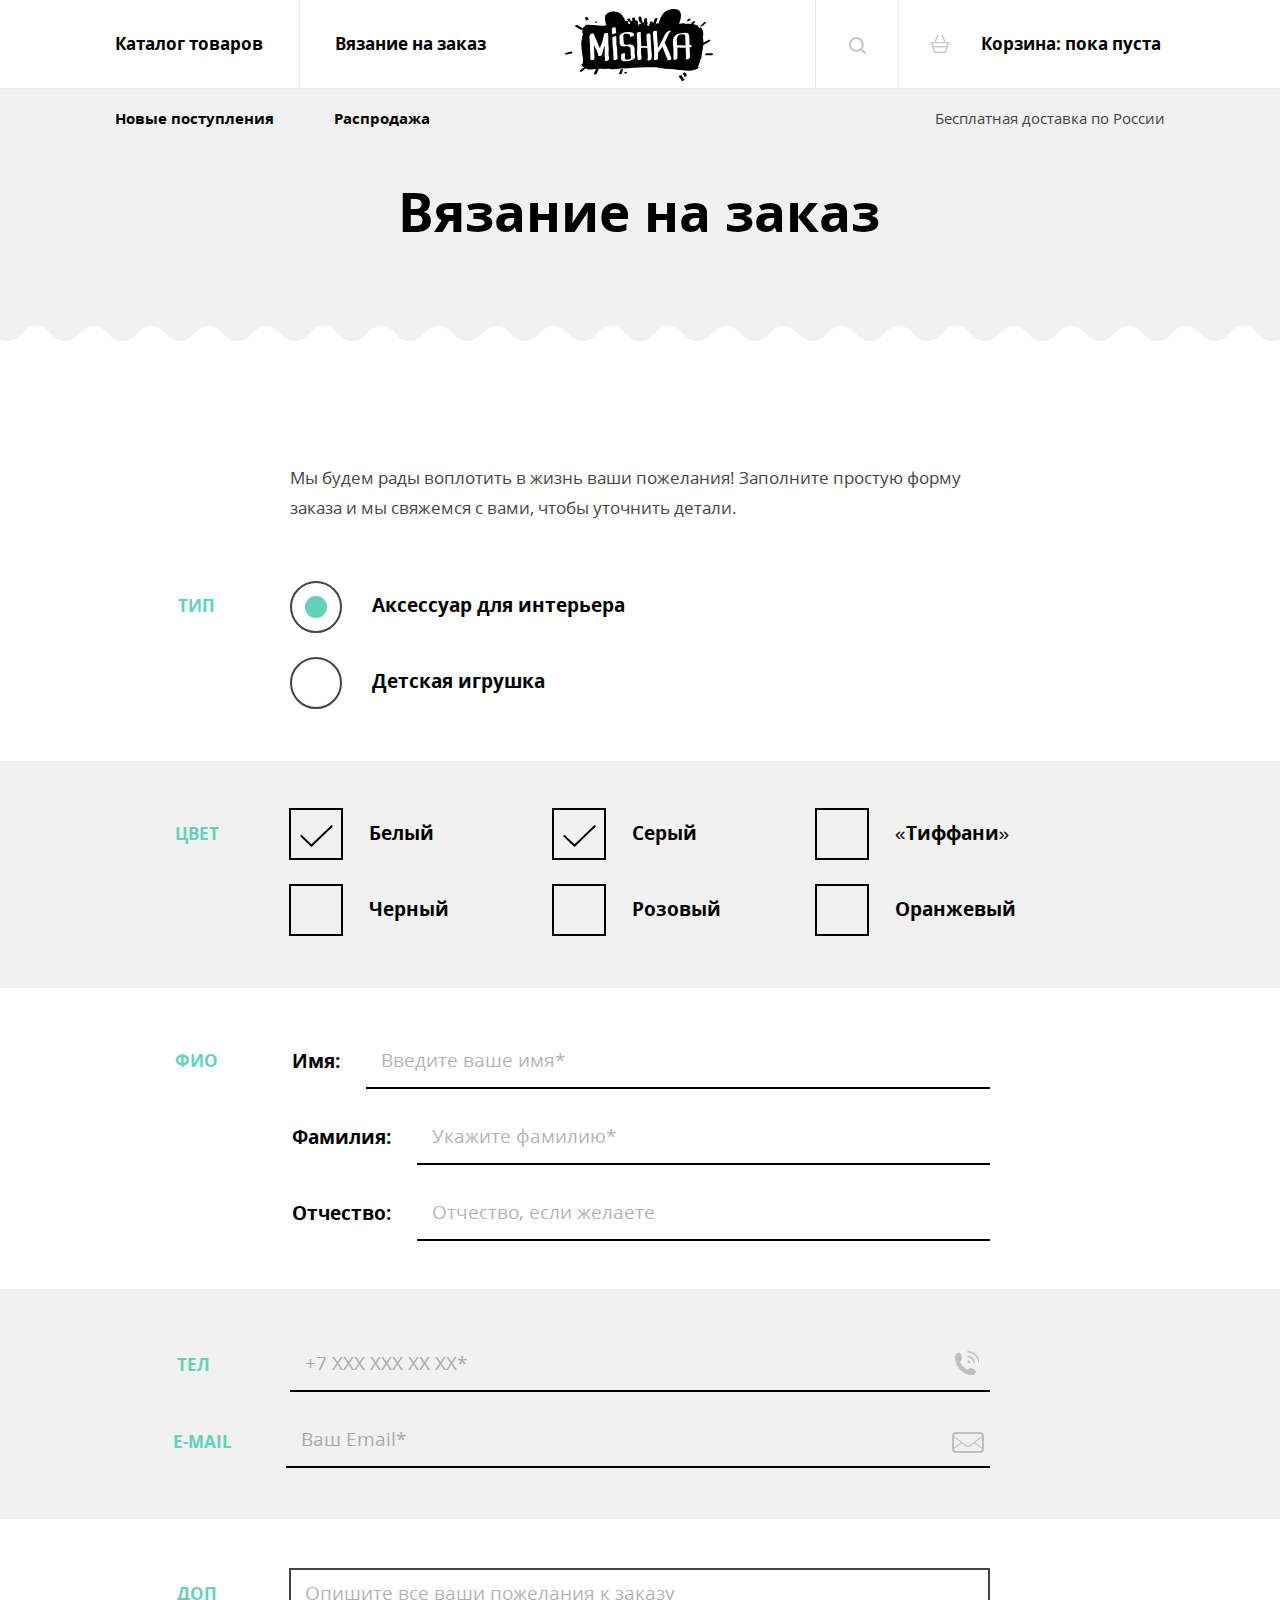
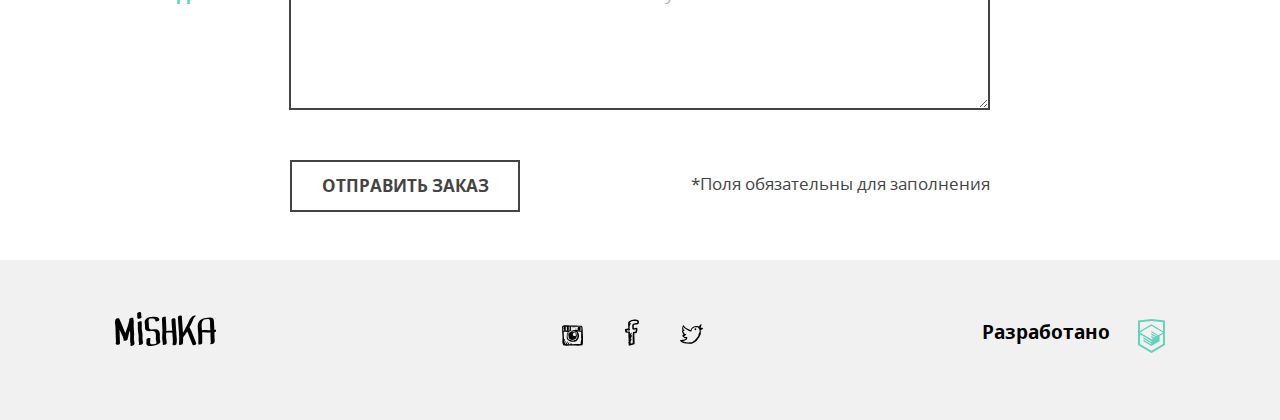
<file: form.html>
<!DOCTYPE html><html lang="ru"><head><meta charset="utf-8"><title>Вязание на заказ</title><meta name="viewport" content="width=device-width,initial-scale=1"><link rel="preload" href="fonts/opensans.woff2" as="font" crossorigin="anonymous"><link rel="preload" href="fonts/opensansbold.woff2" as="font" crossorigin="anonymous"><link rel="stylesheet" href="css/style.min.css"><script>// Picture element HTML5 shiv
    document.createElement( "picture" );</script><script src="js/picturefill.min.js" async=""></script></head><body><div style="display: none"><svg xmlns="http://www.w3.org/2000/svg" xmlns:xlink="http://www.w3.org/1999/xlink"><symbol id="icon-cart" viewbox="264.205 370.961 20.294 18.849"><path d="M283.75 378.19h-3.151l-3.407-6.814a.75.75 0 1 0-1.341.671l3.071 6.143h-9.138l3.072-6.143a.75.75 0 0 0-1.341-.671l-3.407 6.814h-3.151a.75.75 0 0 0 0 1.5h.157l.855 2.991a.737.737 0 0 0-.316.595c0 .396.309.71.697.739l1.656 5.795h12.697l1.656-5.795a.745.745 0 0 0 .698-.739.738.738 0 0 0-.316-.596l.854-2.991h.157a.75.75 0 1 0-.002-1.499zm-4.181 10.121h-10.433l-1.224-4.284h12.881l-1.224 4.284zm1.653-5.785h-13.739l-.81-2.836h15.359l-.81 2.836z"></path></symbol><symbol id="icon-fb" viewbox="56.519 49.996 14.962 27.718"><path d="M68.181 55.188c1.026.029 1.993 0 2.681-.3.391-.818.556-1.854.619-2.989-.19-.015-.062-.337-.207-.399-.029-.202-.278-.195-.309-.398-.277-.165-.457-.422-.723-.598-.727-.162-1.44-.335-2.164-.499-.849.044-1.895-.103-2.58.1-2.619-.04-3.997 1.12-5.259 2.392-.023.078-.003.197-.105.199-.574 1.587-.125 3.621-.204 5.581.099.436.107.958.204 1.395-.998.296-2.212.387-3.402.499-.317.324-.178 1.089-.206 1.693.085.583.278 1.06.413 1.595.211.193.596.396.825.498.065.029.071.082.103.1.506.268 1.451.008 2.268.1-.136 1.978.256 3.915 0 5.68.007.327.295.382.208.798-.001.963-.067 1.99.208 2.69-.287.455-.497.982-.415 1.794.122.016.114.157.105.299-.075.47.643.175.515.698.162.456-.428.184-.413.498v.896c.53.285 1.462.182 2.268.199.908-.419 2.188-.479 2.785-1.196.459.235.916-.014 1.238-.199-.018-.315.273-.333.205-.698-.004-.328-.173-.496-.103-.896v-2.89c-.206-2.293-.048-4.938-.309-7.176.888-.105 1.917-.075 2.578-.398.357-.451.377-1.23.516-1.895.177-.226.221-.583.206-.996.19-.213.068-.729.104-1.096-.141-.595-.168-1.3-.825-1.39-.884-.235-2.043.595-2.991.299.049-1.134-.293-2.342 0-3.388.746-.181 1.446-.4 2.166-.602zm-3.818 4.783c.117.254.254.486.414.698.079.022.203.003.205.101a10.319 10.319 0 0 0 3.096-.299c0 .998-.271 1.733-.518 2.492-.662.045-1.467.3-1.958.198-.276.165-.372.506-.62.698-.049.441.142.495 0 .797-.201.137-.055.611-.205.796v1.496c.085.281-.146.258-.104.497v3.488c-.085.281.146.258.104.498v2.989c.063.271-.132.791.103.896-.07.364-.412-.021-.824.1-.528.122-.926.369-1.548.4.117-.353.32-.622.311-1.097.049-.381-.365-.312-.516-.49.193-.644.562-1.117.722-1.793.197-.515.714-1.298.31-1.794-.522-.105-.521.293-.826.398-.022.077-.002.196-.103.199-.023.077-.003.196-.103.199.01.12-.151.062 0 0 .022-.078.002-.197.103-.199.023-.077.002-.197.103-.199v-.299c.368-.575.67-1.214.826-1.993.191-.28.283-.656.412-.997.156-.262.34-.869.104-1.195-.517.033-.796.295-.93.697-.32-.189.161-.434.104-.697.138-.231.169-.566.309-.797.202-.413.564-1.304 0-1.596-.438-.023-.612.207-.723.498-.214.191-.43.383-.516.698-.373-.07-.143-.727-.206-1.097-.067-.52.122-.899 0-1.195-.56-.799-2.026-.105-3.197-.299-.108-.307-.222-.984-.104-1.195 1.045-.088 2.479.201 3.197-.199.024-.078.003-.197.104-.199.094-.723-.271-1-.515-1.396.232-.806.04-2.02.104-2.989.233-.141.328-.414.515-.598.112-.955.673-1.476.722-2.49-.273.001-.607-.055-.619.199-.302-.114-.382.479-.515.199-.112-.541.246-.626.309-.997.599-.418 1.212-.82 1.856-1.195 1.741-.244 4.648-.449 6.086.198.051.616-.287.854-.207 1.496h-1.546c-1.092.24-1.987.672-2.991.997-.24.066-.276.331-.516.398-.036.396-.225.646-.311.996-.079 1.431.133 2.589.102 3.978z"></path></symbol><symbol id="icon-feature-ball"><path d="M.286 14.069a17.244 17.244 0 0 0 .008 6.301l4.121-3.21-4.129-3.091zM24.403 1.585C19.62-.623 13.959-.559 9.149 1.992l7.513 5.625 7.741-6.032zm9.498 11.59l-4.811 3.748 4.936 3.695a17.248 17.248 0 0 0-.125-7.443zM9.209 32.414c4.844 2.534 10.724 2.65 15.73.113l-8.096-6.062-7.634 5.949zM7.914 14.433L1.681 9.767c-.32.669-.595 1.356-.825 2.056l5.308 3.974 1.75-1.364zm10.679 10.669l8.336 6.242a17.184 17.184 0 0 0 1.74-1.372l-8.326-6.234-1.75 1.364zm-7.18-13.395L4.002 6.158a17.073 17.073 0 0 0-1.269 1.723l6.931 5.189 1.749-1.363zm10.68 10.668l8.092 6.059c.471-.544.904-1.112 1.297-1.701l-7.639-5.721-1.75 1.363zM14.913 8.98L7.196 3.203a17.436 17.436 0 0 0-1.709 1.394l7.676 5.747 1.75-1.364zm10.679 10.669l6.972 5.221c.33-.662.615-1.341.855-2.033l-6.077-4.55-1.75 1.362zm.856-16.943L.88 22.626c.233.698.513 1.386.839 2.059l26.52-20.663a17.006 17.006 0 0 0-1.791-1.316zm4.295 3.918a17.418 17.418 0 0 0-.939-1.106L2.786 26.567a17.144 17.144 0 0 0 1.279 1.717l27.09-21.108c-.134-.186-.269-.37-.412-.552zm1.555 2.375L5.552 29.838c.544.501 1.114.962 1.708 1.382l25.962-20.228a17.158 17.158 0 0 0-.924-1.993z" fill="#63d1bb"></path></symbol><symbol id="icon-feature-flower" viewbox="8.014 4.35 31.972 37.301"><path fill="#63d1bb" d="M24 41.65c8.827 0 15.986-7.159 15.986-15.986C31.158 25.664 24 32.822 24 41.65zM12.641 20.78a4.442 4.442 0 0 0 4.44 4.441c.932 0 1.803-.294 2.513-.782l-.036.337c0 2.451 1.99 4.441 4.441 4.441s4.44-1.99 4.44-4.441l-.036-.337a4.396 4.396 0 0 0 2.514.782c2.451 0 4.44-1.99 4.44-4.441a4.418 4.418 0 0 0-2.54-3.997 4.434 4.434 0 0 0 2.54-3.997 4.441 4.441 0 0 0-6.954-3.659l.037-.337a4.441 4.441 0 0 0-8.881 0l.036.337a4.392 4.392 0 0 0-2.513-.781 4.442 4.442 0 0 0-4.44 4.44 4.42 4.42 0 0 0 2.54 3.997 4.42 4.42 0 0 0-2.541 3.997zM24 12.343a4.441 4.441 0 0 1 4.44 4.44 4.441 4.441 0 0 1-8.881 0c0-2.451 1.99-4.44 4.441-4.44zM8.014 25.664c0 8.827 7.158 15.986 15.986 15.986 0-8.828-7.158-15.986-15.986-15.986z"></path></symbol><symbol id="icon-feature-gift" viewbox="239.665 239.757 32.666 32.486"><path fill="#63d1bb" d="M242.56 272.243h12.504v-13.91H242.56v13.91zm28.182-23.62h-7.335c.521-.267.984-.549 1.396-.845 1.588-1.133 2.424-2.57 2.42-3.999.002-1.169-.556-2.202-1.359-2.901a4.585 4.585 0 0 0-3.016-1.121c-1.22-.001-2.352.421-3.32 1.069-1.459.979-2.606 2.451-3.424 4.067-.039.079-.078.157-.115.236a12.944 12.944 0 0 0-1.041-1.792c-.691-.985-1.523-1.86-2.497-2.511-.97-.646-2.103-1.069-3.322-1.069-1.213.004-2.323.514-3.155 1.295-.828.783-1.41 1.885-1.412 3.135-.002.73.211 1.494.649 2.188.552.872 1.424 1.628 2.633 2.248h-6.588c-.878 0-1.591.712-1.591 1.59v5.897h15.396v-7.488h1.873v7.488h15.396v-5.897a1.585 1.585 0 0 0-1.588-1.59m-22.362-2.339c-.622-.391-1-.785-1.22-1.135-.22-.354-.294-.662-.296-.963-.004-.504.248-1.042.691-1.461.437-.415 1.028-.667 1.562-.667h.013c.685 0 1.366.231 2.046.683 1.018.671 1.975 1.85 2.645 3.187.342.676.609 1.39.789 2.087-3.082-.321-5.078-1.002-6.23-1.731m10.537-1.627c.557-.797 1.21-1.466 1.887-1.916.68-.451 1.362-.683 2.047-.683h.006c.574 0 1.117.22 1.494.55.377.336.571.739.573 1.171-.004.512-.272 1.259-1.467 2.132-1.138.825-3.101 1.673-6.127 2.265a10.57 10.57 0 0 1 1.587-3.519m-1.98 27.586h12.506v-13.91h-12.506v13.91z"></path></symbol><symbol id="icon-feature-heart" viewbox="47.475 50.071 33.05 27.857"><path fill="#63d1bb" d="M80.525 58.808a8.736 8.736 0 0 0-8.736-8.736A8.727 8.727 0 0 0 64 54.865a8.727 8.727 0 0 0-7.789-4.793 8.736 8.736 0 0 0-8.736 8.736c0 9.127 14.657 19.121 16.525 19.121 1.869 0 16.525-9.95 16.525-19.121z"></path></symbol><symbol id="icon-feature-money" viewbox="46.212 56.834 46.575 27.332"><path fill="#63d1bb" d="M88.882 56.834H50.116a3.905 3.905 0 0 0-3.904 3.905V80.26a3.905 3.905 0 0 0 3.904 3.905h38.766a3.906 3.906 0 0 0 3.905-3.905V60.739a3.906 3.906 0 0 0-3.905-3.905zm-39.647 24.95V59.551h40.202v22.233H49.235z"></path><path fill="#63d1bb" d="M53.14 77.88h32.395V63.456H53.14V77.88zM69.5 65.354a5.315 5.315 0 1 1 0 10.63 5.315 5.315 0 0 1 0-10.63z"></path></symbol><symbol id="icon-feature-rocket" viewbox="612.532 500.386 54.156 23.183"><path d="M652.844 506.098c-3.647-.971-7.839-1.667-12.359-1.666a46.394 46.394 0 0 0-7.71.623l-6.784-4.668-13.456.005 5.811 6.184h8.447c-4.58 1.598-6.759 3.515-6.759 3.515l.002 3.777s2.313 1.912 6.931 3.518l-8.623-.005-5.811 6.188 13.455.002 6.816-4.692c2.261.398 4.822.647 7.681.648 4.522-.001 8.712-.697 12.36-1.667-1.176-1.775-1.915-3.743-1.918-5.877.003-2.141.738-4.112 1.917-5.885zm3.423 1.034c-1.284 1.605-1.969 3.25-1.965 4.84-.007 1.597.677 3.238 1.968 4.847 6.399-2.162 10.419-4.841 10.419-4.841s-4.019-2.68-10.422-4.846z" fill="#63d1bb"></path></symbol><symbol id="icon-flag" viewbox="-11.34 -28.346 46.68 81.691"><path fill="#63D1BB" d="M-3.561-24.455v38.9l38.9-19.451-38.9-19.449zm-7.779 77.801v-81.691h3.805v81.691h-3.805z"></path><path fill="#231F20" d="M-11.34-28.346h3.805v81.691h-3.805z"></path></symbol><symbol id="icon-insta" viewbox="53.115 53.19 21.769 21.334"><path d="M74.881 65.336c-.013-2.395-.344-4.788-.303-7.135a37.854 37.854 0 0 0-.152-2.278c-.105-.3-.111-.699-.152-1.062-.26-.17-.222-.64-.456-.835-.423-.233-1.201-.114-1.744-.22-.657-.026-1.254-.115-1.899-.153-1.936-.101-3.973-.076-5.996-.076-2.001 0-3.954-.145-5.695-.379h-2.202c-.097.004-.105.098-.227.076-.599.034-1.077.188-1.595.303-.21.119-.421.235-.683.304-.136.192-.513.145-.607.379-.186.212.185.451 0 .607v.911c.173.13.027.58.075.835v.987c-.017 1.281.134 2.397.076 3.72.467 2.762.374 6.537.076 9.413.155.579.363 1.105.455 1.746.256.479.335 1.133.683 1.52.502.206 1.233.186 1.898.229.383.098.667.293 1.14.3 2.843-.21 5.496-.154 8.427-.229 2.704.24 5.802.188 8.275-.228.195-.134.128-.529.228-.76-.056-.385.207-.449.228-.759.131-2.395.164-4.789.15-7.216zm-12.982-6.225c.757-.153 1.48-.341 2.429-.304.71.076 1.287.283 1.897.456.116.184-.243.547.153.684v.076c.059.017.149.002.151.076.445.035.794.167 1.063.379.45.055.536.476 1.138.3-.091.213-.084.524-.075.835.324 1.183.475 2.81.303 4.252-.164.163-.215.442-.303.683-.311.322-.481.785-.836 1.062-.095.236-.25.408-.454.533-.116.213-.206.452-.457.53-.298.163-.577.011-.834-.076-.446.162-.904.312-1.215.607-.816-.096-1.648-.175-2.43-.304-.242-.139-.487-.273-.835-.305a1.997 1.997 0 0 0-.836-.455c-.101-.127-.337-.118-.455-.229-.198-.029-.229-.227-.456-.229-.118-.412-.443-.618-.532-1.062-.226-.331-.308-.805-.455-1.215-.043-1.434.091-2.692.379-3.796.346-.591.779-1.094 1.138-1.67.249.021.365-.09.38-.304.306.053.434-.072.684-.075.257.008.269-.309.458-.449zm-1.67-2.733c-.117-.263-.066-.691-.075-1.062-.007-.285.278-.279.304-.532-.003-.074-.093-.059-.152-.076.126-.146.701-.097.834 0 .132.537-.354.455-.531.684.011.167.322.032.456.076.029.854-.059 1.496 0 2.202h-.456c-.007.234.229.226.456.228-.059.286.092.363.075.607-.226.153-.716.042-1.062.075-.103-.594.235-1.375.151-2.202zm-.683-1.594c.088-.013.134.016.151.076.179.253.01.683-.076.911-.173-.179-.026-.682-.075-.987zm.152 1.822c-.132-.069-.168-.237-.152-.456.132.071.167.238.152.456zm0 1.367c-.058.139-.082-.045-.076-.152.058-.139.081.045.076.152zm-.152.228c.175-.024.084.219.228.227-.009.193-.283.179-.38.077.039-.112.113-.193.152-.304zm-2.354-1.216c.006-.108.013-.214-.076-.228-.073-.733.13-1.415 0-1.973.25-.155.769-.042 1.139-.077v1.139c-.088.064-.203.101-.379.077-.054.28.324.131.379.304.008.853-.056 1.777.152 2.429-.565-.059-.906.107-1.442.076.097-.612-.019-1.435.531-1.594-.012-.141-.257-.047-.304-.153zm-.531 0c-.204.021-.217-.534-.077-.607.328.006.249.501.077.607zm-.152.988c.077-.312.034-.304.075-.683.228.013.26.77-.075.683zm.228-2.05c-.263.054-.273-.266-.153-.38.263-.053.272.267.153.38zm0-1.139c.033.159-.052.201-.076.304-.176.023-.084-.219-.229-.229.025-.102.191-.062.305-.075zm-.228 3.721c.148-.031.11.345-.076.227a.363.363 0 0 0 .076-.227zm-.684-3.721c.029.259-.438.32-.379 0h.379zm-.987.076c-.034.219-.326.179-.379.379-.214-.17.084-.468.379-.379zm-.455.759c.226-.205.451-.41.684-.607-.021-.123.071-.131.076-.228h.229c.102.381-.261.296-.305.531.021.122-.072.131-.075.227.02.335.121.588.075.988-.27.008-.276.28-.607.227.022-.428-.135-.674-.077-1.138zm.076 3.265V57.29c.195-.185.396-.364.607-.532.295.489.179 1.392.455 1.897-.275.157-.75.111-1.062.229zM72.68 69.968c-.109.954-.158 1.968-.379 2.809-2.89.123-6.02.005-8.883.153-.199.045-.273-.031-.229-.229-.253 0-.258.247-.531.229.201-.336.438-.898.151-1.291-.797.013-.797.821-1.138 1.291-.686-.053-1.137.127-1.823.075.18-.705.75-1.021.911-1.745-.395-.55-.989.138-1.214.455-.204.48-.557.81-.76 1.29H57.8c.238-.469.489-.926.759-1.366.171-.512.625-.741.683-1.367-.157-.28-.42-.029-.683 0-.123.182-.272.335-.38.531-.232.376-.501.714-.684 1.14-.181.208-.335.003-.53.227-.389.271-.581.736-.988.987-.174-.06.039-.356.153-.38.045-.181-.096-.55.075-.607.063-.366.212-.647.379-.91.119-.742.521-1.199.684-1.898-.559.099-.674.643-.988.987-.212.445-.542.772-.683 1.291-.174-.131-.028-.58-.076-.836.122-.586.298-1.119.38-1.746.133-.22.173-.535.228-.834.168-.209.046-.61-.077-.761-.226.027-.374.133-.455.304-.192-.032-.193.506-.304.304-.045-2.587-.451-4.812-.456-7.438.026-.331-.183-.424-.228-.685 1.629.028 3.121.091 4.783.229-.089.139-.199.257-.304.379-.144.07-.226.173-.378.304-.604 1.653-.975 3.984-.607 6.15.229.58.589 1.029.986 1.441.907.485 1.635 1.149 2.506 1.671 1.701.361 3.84.369 5.541 0 .236-.12.484-.226.685-.38 1.364-1.242 2.753-2.459 2.961-4.859v-1.367c-.197-1.598-.688-2.905-1.747-3.644.331-.22 1.099.043 1.67.076.223.013.447.014.684 0 .408-.024.928-.055 1.443 0 .144.187.113.544.228.76-.062 1.684-.192 3.3-.152 5.087.103.454.127.986.229 1.441-.091.973-.237 1.89-.457 2.732zm.379-11.16c-.639-.12-1.232-.284-1.897-.379.072-.333.799-.01.987-.228.385-.223.295-.92.304-1.51.032-.348.114-.644.076-1.063-.401-.951-1.783-.421-2.886-.455-.225.718-.47 1.8-.304 2.657.169.49 1.024.292 1.519.456-.14.332-.688.057-.987.076-.296-.083-.707-.052-.986-.151-2.285.078-4.284.004-6.529.151.117-1.248.063-2.465-.076-3.645h3.112c-.344.364-.912.507-1.29.835-.44.244-.861.505-1.139.911.249.134.535-.245.759-.379.355-.074.479-.381.835-.455.423-.438 1.096-.625 1.67-.912.378-.022.697.013.987.077 1.283.007 2.456.126 3.796.076.614.145 1.45.069 1.974.304.107.298.231.579.305.911.008.986-.149 1.816-.23 2.723zm-5.845-3.72c.11-.047-.009-.092 0 0zm0 0c-.529.154-1.019.348-1.367.682.484-.198 1.059-.306 1.367-.682zm1.062.607c.111-.047-.007-.091 0 0zm-1.746.911c.727-.158 1.181-.591 1.746-.911-.437.019-.592.32-.987.379-.215.217-.6.26-.759.532zm-.683-.835c-.111.047.007.092 0 0zm-.683.607c.11-.046-.008-.092 0 0zm-.075.076c.063.014.07-.03.075-.076-.064-.014-.072.03-.075.076zm-.077.076c.064.014.072-.03.077-.076-.067-.013-.072.029-.077.076zm-.834.608c.346-.134.613-.348.834-.607a2.018 2.018 0 0 0-.834.607zm2.276.987c.533-.049.749-.416 1.215-.531.284-.298.784-.381.987-.76-.56.023-.766.399-1.216.531-.284.297-.751.413-.986.76zm-2.276-.987c-.317-.074-.016.227 0 0zm-.533.379c.021.021.115-.037.076-.077-.021-.02-.116.038-.076.077zm2.809.608c-.11.047.007.091 0 0zm-1.14 1.821c-.223-.231-.676-.233-.986-.379-.697-.038-1.223.093-1.746.229-.304.151-.607.304-.91.454-.266.166-.444.417-.76.532-.205.225-.352.51-.684.607-.004.223-.173.281-.304.379-.089.115-.094.312-.227.381-.007.12.036.29-.076.303.108 1.512.291 2.948.683 4.177.287.623.975.846 1.442 1.29.589.297 1.328.444 2.126.531.277-.052.553-.105.911-.076a5.088 5.088 0 0 0 2.81-1.441c.1-.281.252-.508.455-.684-.254-.671.293-1.098.455-1.59.002-1.344-.201-2.48-.607-3.415-.256-.579-.92-.751-1.366-1.139-.059-.018-.15-.003-.151-.077-.269-.136-.733-.239-1.065-.082zm-3.415 4.327c-.113-.063-.109-.244-.152-.379.256-.078.118.237.152.379zm.076.305c.041-.117.079-.006.076.075-.04.118-.079.005-.076-.075zm.456-2.051c.015-.086.075-.042.075 0-.014.087-.075.043-.075 0zm1.67-2.125c-.203.258.041.576.077.836-.305-.039-.574-.887-.077-.836zm.379 3.948c-.04-.038.055-.097.076-.076.04.038-.054.097-.076.076zm.759 2.884c.034-.109.066.008.152 0-.018.097-.15.077-.152 0zm2.201-2.581c-.233-.057-.145.208-.379.152.069-.159.118-.338.229-.455.134.019.172.13.15.303zm-1.137-3.796c.211.119.441.217.606.381.085.219.243.363.38.529.058.778.179 1.492.151 2.354-.257.099-.438.271-.683.381-.78-.006-1.358-.212-1.897-.456-.171-.259-.355-.505-.532-.759v-1.062c.17-.185.319-.391.456-.607.228-.127.508-.201.454-.607-.038-.062-.078-.124-.075-.229.158.045.245.159.379.229.323.017.41-.2.761-.154z"></path></symbol><symbol id="icon-interior" viewbox="-259.404 -19.675 40.219 62.411"><path d="M-244.227 18.283c-.286.966-.245 2.191.027 3.639.494 2.635 1.687 6.041 2.358 9.67h5.062c.696-3.641 1.949-7.05 2.471-9.683.287-1.445.33-2.66.041-3.617-.275-.899-.89-1.618-2.021-2.303h-5.997c-1.075.679-1.674 1.391-1.941 2.294zm11.832 19.995h-13.799c-1.293 0-2.299.976-2.299 2.229v2.229h18.397v-2.229c0-1.253-1.006-2.229-2.299-2.229zm7.133-55.724h-11.732c0-1.244-1.015-2.229-2.3-2.229-1.283 0-2.3.985-2.3 2.229h-11.737l-6.073 25.517c.794-.461 1.589-.992 2.632-.992 1.359 0 2.243.818 2.924 1.375.682.557 1.162.849 1.447.849.292.001.769-.287 1.451-.836.681-.548 1.564-1.358 2.915-1.358 1.349 0 2.237.806 2.919 1.354.684.549 1.161.84 1.451.84.146 0 .338-.073.58-.214.242-.141.53-.353.872-.626.512-.411 1.139-.967 1.99-1.218.284-.085.593-.136.93-.136 1.347 0 2.238.805 2.92 1.354.683.548 1.159.84 1.451.84.287-.002.766-.296 1.445-.85.684-.554 1.571-1.367 2.925-1.367 1.356 0 2.239.817 2.919 1.371.342.276.631.489.872.631.24.143.431.214.575.214.288 0 .762-.293 1.442-.854.68-.559 1.567-1.384 2.929-1.384 1.044 0 1.839.533 2.632.997l-6.079-25.507zm-10.619 51.266h-6.864c-.657 0-1.15.479-1.15 1.115 0 .635.493 1.113 1.15 1.113h6.9c.655 0 1.15-.479 1.15-1.113 0-.636-.495-1.115-1.15-1.115h-.036zm-3.414-24.484c-.146 0-.338.074-.58.213-.157.094-.37.261-.57.41v3.731h2.299V9.959c-.505-.378-.908-.623-1.149-.623z"></path></symbol><symbol id="icon-left-arrow"><path d="M50 11.002H7.659l8.174-8.174L13.005 0 0 12.998l.003.003-.003.004 13.005 12.998 2.828-2.828-8.172-8.173H50z"></path></symbol><symbol id="icon-logo-footer"><path d="M19.135 21.495c-.083-2.683-.51-5.347-.475-8.035.028-2.174.389-4.41-.36-6.495.047-.237.096-.473.14-.711.193-1.045-3.271-.492-3.813.464-.343.28-.519.615-.375.957.037.086.069.174.102.261-.656 3.204-1.57 6.306-2.621 9.412-.402 1.188-.888 2.349-1.298 3.533-.582-1.104-1.169-2.194-1.643-3.377-1.374-3.433-2.612-6.902-4.287-10.206.19-1.528-3.204-1.368-3.873.032-.809 1.694-.705 3.403-.438 5.214.3 2.042.353 4.05.377 6.111.047 3.976.358 7.943.417 11.919-.354.395-.461.881-.091 1.375.162.216.361.382.571.549.904.724 3.5.107 3.496-1.271-.014-4.123-.312-8.238-.42-12.358a98.054 98.054 0 0 1-.024-1.21l.171.434c.64 1.604 1.31 3.163 2.185 4.654.868 1.478 1.303 3.064 1.803 4.677-.189.217-.303.462-.233.708-.039.18.07.292.251.36.639.548 1.841.274 2.509-.007a6.07 6.07 0 0 0 .826-.424c.345-.212.883-.679.729-1.159l-.087-.279c.47-1.27.709-2.589.965-3.93.272-1.428.782-2.78 1.295-4.133.052.619.106 1.238.156 1.855.204 2.554.033 5.072.007 7.626-.008.847.054 1.633.219 2.461.068.343.367 1.808.281 1.887-.611.564-.433 1.257.385 1.437.915.201 2.081-.105 2.77-.742 1.198-1.106.632-2.845.361-4.241-.452-2.342.095-4.964.022-7.348zm8.364.675c-.074-1.988-.765-3.862-.774-5.872-.011-2.305.181-4.593-.155-6.886-.106-.725-4.056.1-3.917 1.05.309 2.11.197 4.229.159 6.354-.037 2.044.468 3.898.73 5.904.269 2.054-.084 4.157.149 6.213.109.962.75 2.743.089 3.58-.42.532 1.469.342 1.553.326.769-.142 1.793-.392 2.304-1.038.653-.828.196-2.426.053-3.357-.316-2.059-.114-4.195-.191-6.274zm16.329-3.319c-2.062-2.784-5.889-.78-8.561-1.54-1.377-.392-1.395-2.271-1.392-3.396.004-1.426-.114-2.732-.273-4.146-.119-1.052-.024-2.121.746-2.904.142-.144.859-.336.81-.339a8.132 8.132 0 0 1 1.067-.093c1.549-.066 4.613.232 4.019 2.483-.266 1.01 3.596.431 3.877-.637 1.213-4.598-7.284-3.714-9.686-3.078-2.21.588-4.648 1.846-4.775 4.399-.061 1.219.273 2.379.325 3.587.061 1.39-.198 2.776.289 4.118 1.082 2.982 5.52 1.576 7.778 1.745 3.845.287 2.697 5.469 2.748 7.883.027 1.288 1.181 3.429.211 4.507-.595.662-1.982.699-2.792.768-.813.068-2.201.312-2.742-.461-.993-1.418.091-3.799-.121-5.425-.121-.924-4.066-.095-3.917 1.05.342 2.627-1.399 6.145 2.402 6.596 2.441.289 5.191-.161 7.5-.928 1.196-.396 2.307-.942 3.243-1.793 1.035-.941.694-2.348.417-3.547-.677-2.918.731-6.279-1.173-8.849zm17.327-.189c-.122-3.777-.69-7.513-.706-11.297-.008-1.971-3.963-1.305-3.957.343.015 3.608.497 7.167.682 10.764l.013.221c-1.949-.018-3.899.177-5.853.246.201-4.633-.611-9.227-.435-13.857.022-.582-3.874-.09-3.917 1.049-.171 4.475.587 8.915.453 13.392-.064 2.136-.245 4.264-.259 6.402-.007 1.095.171 2.183.329 3.263.146.999.484 2.331.182 3.318-.237.772 3.561.29 3.862-.694.544-1.778-.222-4.039-.405-5.839-.175-1.725-.039-3.499.083-5.248 2.03-.13 4.059-.297 6.08-.012.09 1.378.196 2.754.322 4.134a45.83 45.83 0 0 1 .196 3.475c.015 1.019.142 2.496-.221 3.461-.773 2.057 3.15 1.889 3.723.364.703-1.87.502-4.199.383-6.164-.148-2.443-.477-4.874-.555-7.321zm16.932 4.474c-.939-2.758-2.373-5.177-3.616-7.797 1.001-1.949 2.018-3.898 2.932-5.888.831-1.808 1.446-3.819 3.08-5.092.574-.447.55-.896-.255-.951-.875-.061-2.064.192-2.77.742-1.485 1.158-2.427 2.563-3.201 4.268a160.304 160.304 0 0 1-2.914 6.075l-.224.443c-.49.315-.785.762-.639 1.266-.792 1.563-1.6 3.117-2.499 4.61-.299-5.534-.955-11.061-1.15-16.6-.045-1.27-3.971-.479-3.917 1.049.243 6.868 1.219 13.719 1.286 20.587l-.047.051c-.301.308-.19.494.051.602a60.756 60.756 0 0 1-.209 5.254c-.472.745.463 1.139 1.084 1.139h.096c.739 0 2.626-.35 2.718-1.364.191-2.1.251-4.196.232-6.291 1.59-1.715 2.89-3.63 4.055-5.635.759 1.48 1.482 2.972 1.989 4.582.861 2.741 2.299 5.261 3.131 8.014.544 1.806 4.457.738 3.917-1.049-.829-2.753-2.204-5.297-3.13-8.015zm23.503-4.635c-.21-.832-1.372-.849-2.271-.77-.012-.335-.02-.671-.036-1.006-.125-2.661-.165-5.379-.392-8.032-.209-2.458-1.585-3.337-3.972-3.247-2.416.092-5.229.527-7.482 1.403-2.607 1.014-4.058 2.935-4.559 5.681-.549 3.014.24 6.219.373 9.246.154 3.503.066 7.014.062 10.519 0 .573 3.916.031 3.917-1.049.003-2.776.042-5.551 0-8.327a52.196 52.196 0 0 0-.102-2.444c1.369-.593 3.687.012 5.05.141 1.107.104 2.169-.166 3.244-.292.021 2.312.107 4.635.202 6.944.049 1.184.477 3.53-.354 4.511-.437.516 1.48.343 1.555.33.793-.146 1.761-.401 2.303-1.041.949-1.12.456-3.79.401-5.126-.078-1.91-.102-3.824-.141-5.737 1.154-.147 2.417-.854 2.202-1.704zm-14.618-.15c-.103-1.245-.217-2.49-.303-3.743-.16-2.331.117-5.583 2.29-6.999.58-.379 1.675-.315 2.354-.438.97-.176 1.956-.389 2.829.19 1.21.802.912 3.657.911 4.869-.003 2.005.207 4.001.31 6.003-.552.055-1.111.089-1.683.076-2.286-.053-4.544-.413-6.708.042zM24.108 6.7a3.157 3.157 0 0 0 1.477-.524l.256-.216c.52-.335.972-.827.728-1.361-.504-1.105-.423-2.231-.416-3.414.006-.958-.963-1.246-1.781-1.174-.723.063-2.168.581-2.175 1.52-.006.993-.071 2.016.109 2.992-.047.113-.074.239-.104.355-.055.212.016.42.142.59l.002.134.015.335a.901.901 0 0 0 .429.53c.388.233.878.275 1.318.233z"></path></symbol><symbol id="icon-logo-htmlacademy"><path d="M13.62.017L13.472 0 0 1.412v24.661l13.473 8.017 13.43-7.99.042-.025V1.412L13.62.017zm11.399 12.11L13.495 5.334l-.001-.104-.087.05-.088-.056v.109L1.925 12.118V3.147l11.548-1.212L25.02 3.147v8.98zm-11.614-5.34L24.923 13.5l-4.479 2.64-7.093-4.221-.014 1.415 5.904 3.513-.86.507-5.03-2.992-.014 1.415 3.827 2.275-.782.523-3.031-1.787-.014 1.413 1.853 1.091-1.8 1.081-11.356-6.751 11.371-6.835zm-11.48 8.34l11.411 6.791.016 1.044-7.942-4.728-.015 1.416 7.979 4.795.018 1.076-7.973-4.74-.013 1.414 8.021 4.822.046.025 8.143-4.872-.011-5.177 3.415-2.036v10.021L13.472 31.85 1.925 24.979v-9.852z"></path></symbol><symbol id="icon-mail"><path d="M28 5H4a4 4 0 0 0-4 4v13a4 4 0 0 0 4 4h24a4 4 0 0 0 4-4V9a4 4 0 0 0-4-4zM2 10.25l6.999 5.25L2 20.75v-10.5zM30 22c0 1.104-.898 2-2 2H4c-1.103 0-2-.896-2-2l7.832-5.875 4.368 3.277a3 3 0 0 0 3.599 0l4.369-3.277L30 22zm0-1.25l-7-5.25 7-5.25v10.5zm-12.801-2.148c-.35.263-.763.4-1.199.4s-.851-.139-1.2-.4L10.665 15.5l-.833-.625L2 9.001V9c0-1.103.897-2 2-2h24c1.102 0 2 .897 2 2l-12.801 9.602z"></path></symbol><symbol id="icon-map-pin"><path fill="#FFF" d="M56.334 9.228c-12.892-12.305-33.773-12.305-46.667 0-12.891 12.297-12.891 32.248 0 44.542 0 0 23.318 21.832 23.318 47.031 0-25.199 23.343-47.031 23.343-47.031 12.897-12.294 12.897-32.245.006-44.542z"></path><path fill="#6BC6B3" d="M47.036 45.522c-.636-3.277.13-6.947.027-10.284-.115-3.755-.713-7.485-.665-11.246.039-3.044.545-6.173-.503-9.091.065-.332.134-.662.195-.995.271-1.463-4.577-.689-5.338.649-.479.393-.726.861-.523 1.339.051.121.097.243.142.365-.917 4.485-2.197 8.827-3.668 13.174-.563 1.663-1.244 3.288-1.817 4.946-.814-1.545-1.638-3.071-2.3-4.728-1.922-4.805-3.656-9.661-6-14.285.266-2.14-4.484-1.916-5.421.044-1.132 2.371-.986 4.763-.613 7.299.42 2.858.494 5.668.528 8.554.066 5.566.502 11.119.584 16.684-.496.552-.646 1.233-.127 1.924.226.302.505.535.799.769 1.265 1.013 4.899.15 4.893-1.779-.02-5.771-.437-11.531-.589-17.299-.015-.565-.025-1.129-.034-1.694.08.203.159.406.24.607.896 2.245 1.833 4.427 3.059 6.514 1.214 2.068 1.824 4.289 2.523 6.547-.265.303-.423.647-.326.991-.055.251.099.409.352.504.894.766 2.578.383 3.513-.01a8.28 8.28 0 0 0 1.155-.593c.483-.297 1.236-.95 1.021-1.622a44.64 44.64 0 0 1-.121-.391c.657-1.776.992-3.625 1.352-5.5.381-2 1.095-3.892 1.812-5.786.073.867.149 1.732.219 2.597.285 3.575.046 7.099.011 10.674a16.22 16.22 0 0 0 .306 3.445c.096.479.514 2.53.394 2.642-.855.79-.606 1.759.539 2.011 1.279.281 2.912-.148 3.877-1.039 1.675-1.548.882-3.98.504-5.937z"></path></symbol><symbol id="icon-menu-close"><path fill="#231F20" d="M20.513 1.414L19.099 0l-8.843 8.842L1.414 0 0 1.414l8.842 8.842L0 19.098l1.414 1.414 8.842-8.842 8.843 8.842 1.414-1.414-8.842-8.842z"></path></symbol><symbol id="icon-menu-open"><path fill="#231F20" d="M0 0h19.958v2H0zm0 6h19.958v2H0zm0 6h19.958v2H0z"></path></symbol><symbol id="icon-phone"><path d="M17.321 24.333h-1.115c-4.904-.58-8.497-2.857-11.11-5.772C2.473 15.637.402 11.875 0 6.817V5.459c.091-.921.544-1.55 1.067-2.086.65-.666 1.63-1.522 2.522-1.553.659-.022 1.78.451 2.232 1.066.388.53.595 1.59.775 2.378.185.797.6 1.95.485 2.717-.176 1.196-1.764 1.703-2.231 2.572 1.551 3.721 4.089 6.456 7.472 8.345.847-.465 1.595-1.864 2.767-1.892.428-.012.972.209 1.406.34.477.143.891.326 1.311.484.705.266 1.957.621 2.378 1.213.433.61.681 1.608.581 2.231-.194 1.234-2.227 2.603-3.444 3.059zM12.529 1.528c5.949 0 10.771 4.822 10.771 10.771h1.529C24.829 5.507 19.323 0 12.529 0v1.528z"></path><path d="M12.529 9.327v1.552a1.42 1.42 0 0 1 1.421 1.42h1.553a2.973 2.973 0 0 0-2.974-2.972zm0-3.081a6.054 6.054 0 0 1 6.056 6.054h1.588a7.642 7.642 0 0 0-7.644-7.641v1.587z"></path></symbol><symbol id="icon-play" viewbox="247.3 382.56 100.678 76.891"><path fill="#63D1BB" d="M344.255 400.708s-.92-7.008-3.785-10.078c-3.632-4.041-7.674-4.066-9.541-4.297-13.326-1.023-33.303-1.023-33.303-1.023h-.051s-19.978 0-33.304 1.023c-1.867.23-5.908.256-9.54 4.297-2.84 3.096-3.786 10.078-3.786 10.078s-.896 8.211-.896 16.422v7.699c0 8.21.947 16.421.947 16.421s.921 7.009 3.785 10.078c3.632 4.041 8.364 3.913 10.487 4.349 7.622.767 32.356 1.022 32.356 1.022s20.003-.025 33.329-1.048c1.867-.23 5.908-.256 9.54-4.298 2.84-3.069 3.786-10.078 3.786-10.078s.946-8.21.946-16.421v-7.699c-.023-8.236-.97-16.447-.97-16.447z"></path><path fill="#FFF" d="M297.614 459.449h-.016c-1.015-.011-24.946-.266-32.604-1.037l-.14-.014-.137-.028c-.271-.056-.668-.107-1.126-.167-2.503-.328-7.159-.938-10.839-5.019-3.354-3.616-4.377-10.771-4.483-11.576l-.005-.043c-.039-.342-.965-8.463-.965-16.736v-7.699c0-8.266.875-16.378.912-16.72l.009-.071c.108-.802 1.155-7.928 4.474-11.557 3.996-4.439 8.531-4.899 10.712-5.121.192-.02.37-.037.529-.058l.126-.013c13.277-1.019 33.312-1.031 33.514-1.031h.051c.201 0 20.236.013 33.514 1.031l.126.013c.159.021.337.038.529.058 2.179.221 6.71.682 10.704 5.112 3.354 3.616 4.377 10.771 4.483 11.577l.005.043c.039.342.965 8.459.99 16.753v7.708c0 8.273-.926 16.395-.965 16.736l-.007.053c-.108.805-1.156 7.953-4.478 11.562-3.994 4.435-8.527 4.896-10.707 5.117-.193.02-.371.037-.53.057l-.126.013c-13.276 1.02-33.334 1.057-33.535 1.058l-.015-.001zm-31.944-6.497c7.477.729 31.216.989 31.968.997.657-.001 20.135-.049 33.047-1.036.178-.021.371-.041.58-.062 1.836-.186 4.608-.468 7.186-3.335l.026-.029c1.825-1.974 2.853-6.928 3.075-8.552.059-.514.926-8.358.926-16.08v-7.699c-.023-7.76-.896-15.627-.951-16.109-.32-2.382-1.434-6.789-3.066-8.539l-.035-.038c-2.577-2.868-5.351-3.149-7.186-3.336a34.367 34.367 0 0 1-.58-.062c-13.066-.998-32.834-1.011-33.033-1.011h-.051c-.198 0-19.967.013-33.033 1.011a33.29 33.29 0 0 1-.58.062c-1.835.187-4.607.468-7.186 3.336l-.019.021c-1.828 1.993-2.855 6.924-3.082 8.552-.062.591-.875 8.399-.875 16.089v7.699c0 7.749.871 15.598.926 16.083.32 2.381 1.433 6.789 3.066 8.539l.035.039c2.322 2.584 5.303 2.975 7.479 3.259.481.061.939.121 1.363.201z"></path><path fill="#FFF" d="M285.733 403.138v35.708l29.747-17.854z"></path></symbol><symbol id="icon-right-arrow"><path d="M0 11.002h42.341l-8.175-8.174L36.995 0 50 12.998l-.004.003.004.004-13.005 12.998-2.829-2.828 8.173-8.173H0z"></path></symbol><symbol id="icon-search" viewbox="-0.8 -0.8 17.6 17.6"><path d="M16.47 14.93l-3.415-3.415A7.67 7.67 0 0 0 14.6 6.899C14.6 2.646 11.153-.8 6.9-.8S-.8 2.646-.8 6.899s3.446 7.7 7.699 7.7c1.734 0 3.326-.58 4.613-1.546l3.417 3.416c.203.202.418.33.771.33a1.1 1.1 0 0 0 1.1-1.1c0-.24-.061-.499-.33-.769zM1.399 6.899a5.5 5.5 0 1 1 11 0c0 3.038-2.462 5.5-5.5 5.5s-5.5-2.461-5.5-5.5z"></path></symbol><symbol id="icon-tick"><path d="M32.666 1.414L31.252 0 11.338 19.914 1.414 9.989 0 11.403l9.924 9.925 1.414 1.414h.001l1.414-1.414h-.001z"></path></symbol><symbol id="icon-toy" viewbox="226.001 226.19 60 59.62"><path d="M226.001 269.871l27.438 15.934v-23.346l-27.438-15.94v23.352zm51.346-31.244v2.453c0 1.817-3.458 3.29-7.73 3.29-4.266 0-7.727-1.473-7.727-3.29v-4.059h.024c.26 1.714 3.604 3.073 7.702 3.073 4.272 0 7.729-1.474 7.729-3.285 0-1.819-3.457-3.289-7.729-3.289-.339 0-.675.01-1.002.03l-4.975-2.888v3.086c0 1.817-3.454 3.29-7.723 3.29-2.683 0-5.045-.583-6.433-1.467a3.928 3.928 0 0 0-.732-.586c-.363-.381-.565-.797-.565-1.236v-2.986l-4.807 2.792a21.384 21.384 0 0 0-1.054-.033c-4.267 0-7.727 1.469-7.727 3.289 0 1.811 3.46 3.285 7.727 3.285 4.099 0 7.446-1.358 7.705-3.073h.022v4.059c0 1.817-3.455 3.29-7.727 3.29-4.267 0-7.727-1.473-7.727-3.29v-2.42l-5.952 3.452 27.531 15.986 27.351-15.882-6.181-3.591zm-13.644 10.166c0 1.817-3.46 3.287-7.727 3.287-4.269 0-7.729-1.47-7.729-3.287v-4.059h.024c.26 1.715 3.603 3.076 7.705 3.076 4.101 0 7.443-1.361 7.705-3.076h.021v4.059h.001zm-5.145 13.873v23.144L286 269.871v-23.144l-27.442 15.939zm-2.641-29.904c4.269 0 7.723-1.47 7.723-3.286 0-1.814-3.454-3.287-7.723-3.287-4.27 0-7.729 1.472-7.729 3.287-.001 1.816 3.459 3.286 7.729 3.286"></path></symbol><symbol id="icon-twitter" viewbox="52.253 53.771 23.494 20.168"><path d="M75.706 57.855c-.227-.366-.909-.277-1.407-.371h-1.112c.142-.353.343-.646.52-.963.056-.438.254-.734.223-1.26.129-.167.176-.417.296-.593.104-.144.242-.477.074-.667-.051-.221-.295-.249-.593-.222a.515.515 0 0 0-.222.148c-.448.433-.778 1.014-1.261 1.408-.009.008-.062 0-.074 0-.087.005-.033.046-.075.074-.146.098-.257.152-.369.223-.284.176-.547.445-.891.519-.529-.211-1.156-.326-1.852-.37-1.157.102-2.303.215-3.038.741-.911.35-1.477 1.042-2.149 1.63-.049.32-.342.398-.37.741-.005.045-.012.088-.073.074.043.241-.051.345-.074.519-.001.133.199.431 0 .52-.822-.12-1.485-.63-2.149-.964-.718-.36-1.468-.604-2.074-1.111-.716-.322-1.26-.816-1.778-1.334-.208-.312-.542-.496-.667-.89-.379-.164-.175-.912-.741-.889-.315-.043-.345.199-.444.37-.07.227-.361.232-.371.519-.004.046-.011.088-.074.075-.17 1.089-.527 1.992-.519 3.26.129.415.35.738.593 1.038-.418.051-.716.222-.89.519-.06 1.073.378 1.647.742 2.297.134.384.352.685.593.963.017.229.206.288.296.445.019.105.123.125.149.223-.04.105.289.18.073.221-.413.131-1.016.07-1.259.371-.109.279-.109.833 0 1.111.034.237.282.262.296.519.499.417 1.082.747 1.631 1.112.574.166 1.211.271 1.852.37-.102.343-.338.551-.593.741-.78.381-1.849.474-2.742.74-.555.038-.956.23-1.556.223-.333.127-.854.075-1.112.223-.122.068-.102.096-.222.221-.134.412.111.74.444.89-.005.253.219.276.371.371.089.183.254.29.445.37.544.468 1.268.759 1.927 1.112.83.183 1.648.376 2.52.519.896.116 1.901.124 2.816.222h.963c.511.132 1.23.054 1.853.074.095-.102.322-.073.519-.074.522-.269 1.196-.385 1.631-.74.574-.241.989-.642 1.557-.89.866-.765 1.937-1.324 2.519-2.37.205-.189.351-.438.445-.74.265-.156.385-.454.593-.667.404-.41.706-.924 1.037-1.4.319-.496.576-1.054.89-1.556-.01-.405.306-.484.296-.89.193-.226.177-.662.371-.88-.033-.255.029-.415.074-.594.047-1.281-.047-2.422-.297-3.407.588-.155 1.181-.302 1.631-.593.52-.206.993-.603.808-1.281zm-3.408 4.076c-.153.859-.615 1.41-1.038 2.001.059.379-.104.538-.073.889a4.303 4.303 0 0 0-.371 1.037c-.203.267-.332.606-.519.89-.366.548-.777 1.051-1.186 1.557-.378.56-.912.965-1.334 1.481-.42.493-.942.885-1.407 1.334-.474.17-.89.396-1.26.667a5.06 5.06 0 0 0-.667.296c-.177.146-.499.145-.668.29-1.086.147-2.3.17-3.555.148-1.031-.105-2.115-.159-3.039-.371-.922-.189-1.511-.712-2.297-1.037.153-.242.634-.154.963-.222.031-.166.394-.003.444-.149.257.06.285-.109.52-.07.563-.201 1.23-.302 1.705-.593.282-.138.406-.434.667-.593.033-.189.104-.341.222-.444.047-.275.201-.441.148-.815.111-.21.299-.343.296-.667-.074-.147-.128-.316-.296-.371-.026-.196-.377-.067-.444-.222-.255.032-.416-.029-.593-.075-.154-.043-.487.092-.519-.073-.842-.023-1.3-.43-1.853-.74.431-.262 1.032-.353 1.333-.742.516-.076 1.058-.129 1.112-.666 0-.717-.771-.661-1.333-.815-.773-.66-1.194-1.672-1.779-2.52.238-.157.564-.226.741-.444.454.058.54-.251.667-.52.019-.488-.333-.605-.593-.815a3.49 3.49 0 0 1-.667-.74c-.003-.818-.021-1.652.074-2.372.063-.014.07.029.074.074.227.441.559.775.815 1.186.532.357.925.853 1.556 1.112.452.413 1.108.621 1.557 1.038.601.263 1.158.57 1.704.889.669.194 1.056.673 2.001.593.198-.098.394-.199.593-.297.258-.456-.059-1.079.147-1.63.255-.659.797-1.031 1.26-1.481.29-.155.555-.335.815-.519.347-.098.675-.216.964-.37a6.223 6.223 0 0 0 1.037-.148h1.26c.244.052.475.119.74.148.209.137.38.313.666.371.789.693 1.271 1.696 1.409 3.039-.122.484.053.873.001 1.481zm.296-5.632c-.129.34-.23.707-.593.815-.017-.105-.122-.125-.147-.222-.012-.209.209-.186.296-.296.162-.085.245-.248.444-.297-.007-.09.108-.046 0 0zm-5.484 3.038c.163.135.284.31.519.371.101.221.314.327.594.37.047-.15.346-.049.37-.222.174-.023.166-.229.296-.297-.018-.55-.129-1.006-.37-1.333-.758-.423-1.676.039-1.409 1.111z"></path></symbol><symbol id="icon-video"><path d="M26 15l6-4v16l-6-4v-8zm-2 0v8a4 4 0 0 1-4 4H4a4 4 0 0 1-4-4v-8a4 4 0 0 1 4-4h10a2 2 0 0 1 2-2V7H5a1 1 0 1 1 0-2h12a1 1 0 0 1 1 1v3a2 2 0 0 1 2 2 4 4 0 0 1 4 4zm-12 0H4v8h8v-8zm8 1a1 1 0 0 0-1-1h-4a1 1 0 1 0 0 2h4a1 1 0 0 0 1-1z" fill="#63d1bb"></path></symbol></svg></div><header class="page-header"><div class="page-header__wrapper"><nav class="main-nav main-nav__wrapper main-nav--closed main-nav--nojs"><div class="main-nav__logo-wrapper"><a class="main-nav__logo" href="index.html"><picture><source media="(min-width: 1150px)" srcset="img/logo-desktop.svg"><source media="(min-width: 768px)" srcset="img/logo-tablet.svg"><img class="main-nav__logo-image" src="img/logo-mobile.svg" width="86" height="35" alt="Мишка"></picture></a><button class="main-nav__toggle main-nav__toggle--closed" type="button">Открыть меню</button></div><ul class="main-nav__list main-nav__list--main"><li class="main-nav__list-item main-nav__list-item-main"><a class="main-nav__list-link" href="catalog.html">Каталог товаров</a></li><li class="main-nav__list-item main-nav__list-item--order"><a class="main-nav__list-link" href="form.html">Вязание на заказ</a></li></ul><ul class="main-nav__list main-nav__list--user"><li class="main-nav__list-item main-nav__list-item-search"><a class="main-nav__list-link main-nav__list-link--hidden" href="search.html">Поиск по сайту <svg class="main-nav__search-icon" width="17" height="17"><use xlink:href="#icon-search"></use></svg></a></li><li class="main-nav__list-item main-nav__list-item--cart"><a class="main-nav__list-link" href="cart.html">Корзина: пока пуста <svg class="main-nav__cart-icon" width="20" height="18"><use xlink:href="#icon-cart"></use></svg></a></li></ul><ul class="main-nav__list main-nav__list--sub"><li class="main-nav__list-item main-nav__list-item--new"><a class="main-nav__list-link" href="#">Новые поступления</a></li><li class="main-nav__list-item main-nav__list-item--sale"><a class="main-nav__list-link" href="#">Распродажа</a></li></ul><span class="main-nav__note">Бесплатная доставка по России</span></nav></div></header><section class="form-title"><h1 class="form-title__main-title">Вязание на заказ</h1></section><form class="order-form" action="https://echo.htmlacademy.ru"><div class="order-form__wrapper"><p class="order-form__description">Мы будем рады воплотить в жизнь ваши пожелания! Заполните простую форму заказа и мы свяжемся с вами, чтобы уточнить детали.</p><section class="order-form__item"><h2 class="visually-hidden">Тип заказа</h2><div class="order-form__item-name order-form__item-name--type"><span class="order-form__item-decorate">Тип</span></div><div class="order-form__element-type"><input class="visually-hidden" type="radio" name="type" id="type-home" value="Home accessories" checked=""> <label class="order-form__accessory-label" for="type-home">Аксессуар для интерьера</label> <input class="visually-hidden" type="radio" name="type" id="type-toy" value="Toys"> <label class="order-form__toy-label" for="type-toy">Детская игрушка</label></div></section></div><div class="order-form__options-color"><section class="order-form__options order-form__options--color"><div class="order-form__item-wrapper"><h2 class="visually-hidden">Цвет заказа</h2><div class="order-form__item-name order-form__item-name--color"><span class="order-form__item-decorate">Цвет</span></div><div class="order-form__item-color-wraper"><input class="visually-hidden" type="checkbox" name="white" id="white" checked=""> <label for="white">Белый</label> <input class="visually-hidden" type="checkbox" name="grey" id="grey" checked=""> <label for="grey">Серый</label> <input class="visually-hidden" type="checkbox" name="tiffany" id="tiffany"> <label for="tiffany">«Тиффани»</label> <input class="visually-hidden" type="checkbox" name="black" id="black"> <label for="black">Черный</label> <input class="visually-hidden" type="checkbox" name="pink" id="pink"> <label for="pink">Розовый</label> <input class="visually-hidden" type="checkbox" name="orange" id="orange"> <label for="orange">Оранжевый</label></div></div></section></div><section class="order-form__options order-form__options--full-name"><div class="order-form__options-wrapper"><h2 class="visually-hidden">Фамилия Имя Отчество покупателя</h2><div class="order-form__item-name order-form__item-name--full-name"><span class="order-form__item-decorate">Фио</span></div><div class="order-form__full-name-wrapper"><div class="order-form__full-name-option-wrapper"><label for="name">Имя:</label> <input type="text" id="name" name="name" placeholder="Введите ваше имя*" required=""></div><div class="order-form__full-name-option-wrapper"><label for="surname">Фамилия:</label> <input type="text" name="surname" id="surname" placeholder="Укажите фамилию*" required=""></div><div class="order-form__full-name-option-wrapper"><label for="fathers-name">Отчество:</label> <input type="text" name="fathers-name" id="fathers-name" placeholder="Отчество, если желаете"></div></div></div></section><section class="order-form__bond"><div class="order-form__phone-wrapper"><h2 class="visually-hidden">Контакты для связи с покупателем</h2><div class="order-form__phone-num-wrapper"><div class="order-form__item-name order-form__item-name--phone-num"><span class="order-form__item-decorate">Тел</span></div><div class="order-form__options order-form__options--phone-num"><div class="order-form__option-wrapper"><label class="order-form__phone" for="phone-number"></label> <input type="tel" id="phone-number" name="phone-number" placeholder="+7 XXX XXX XX XX*" required="" aria-label="Ведите номер телефона"> <svg class="order-form__phone-icon" width="24" height="24"><use xlink:href="#icon-phone"></use></svg></div></div></div><div class="order-form__mail-wrapper"><div class="order-form__item-name order-form__item-name--mail"><span class="order-form__item-decorate">E-mail</span></div><div class="order-form__options order-form__options--mail"><div class="order-form__option-wrapper"><label class="order-form__mail" for="mail"></label> <input type="email" id="mail" name="mail" placeholder="Ваш Email*" required="" aria-label="Ведите ваш электронный адресс"> <svg class="order-form__mail-icon" width="32" height="32"><use xlink:href="#icon-mail"></use></svg></div></div></div></div></section><section class="order-form__text-info"><h2 class="visually-hidden">Пожелания к заказу</h2><div class="order-form__text-info-wrapper"><div class="order-form__more-info-wrapper"><div class="order-form__item-name order-form__item-name--more-info"><span class="order-form__item-decorate">Доп</span></div><div class="order-form__options order-form__options--more-info"><label class="order-form__more-info" for="more-info"></label> <textarea id="more-info" name="more-info" rows="6" placeholder="Опишите все ваши пожелания к заказу" aria-label="Опишите все ваши пожелания к заказу"></textarea></div></div><div class="order-form__send-wrapper"><p class="order-form__required-text">*Поля обязательны для заполнения</p><button class="order-form__send-btn button" type="submit">Отправить заказ</button></div></div></section></form><footer class="page-footer"><div class="page-footer__wrapper"><section class="page-footer__logo"><h2 class="visually-hidden">Логотип Мишка</h2><svg class="page-footer__logo-img" width="101" height="34"><use xlink:href="#icon-logo-footer"></use></svg></section><section class="page-footer__social social"><h2 class="visually-hidden">Контакты в социальных сетях</h2><ul class="social__list"><li class="social__item"><a href="https://www.instagram.com/htmlacademy/" target="blank" aria-label="Мы в инстаграм"><svg class="social__link-insta-icon" width="21" height="21"><use xlink:href="#icon-insta"></use></svg></a></li><li class="social__item"><a href="https://ru-ru.facebook.com/htmlacademy/" target="blank" aria-label="Мы в Фейсбук"><svg class="social__link-fb-icon" width="14" height="27"><use xlink:href="#icon-fb"></use></svg></a></li><li class="social__item"><a href="https://twitter.com/htmlacademy_ru" target="blank" aria-label="Мы в Твиттер"><svg class="social__link-twitter-icon" width="23" height="20"><use xlink:href="#icon-twitter"></use></svg></a></li></ul></section><section class="page-footer__copyright copyright"><h2 class="visually-hidden">Авторские права</h2><b class="copyright__text">Разработано</b> <a class="copyright__link" href="https://htmlacademy.ru/intensive/adaptive" aria-label="HTML Academy"><svg class="copyright__link-academy" width="27" height="34"><use xlink:href="#icon-logo-htmlacademy"></use></svg></a></section></div></footer><script src="js/script.min.js"></script></body></html>
</file>
